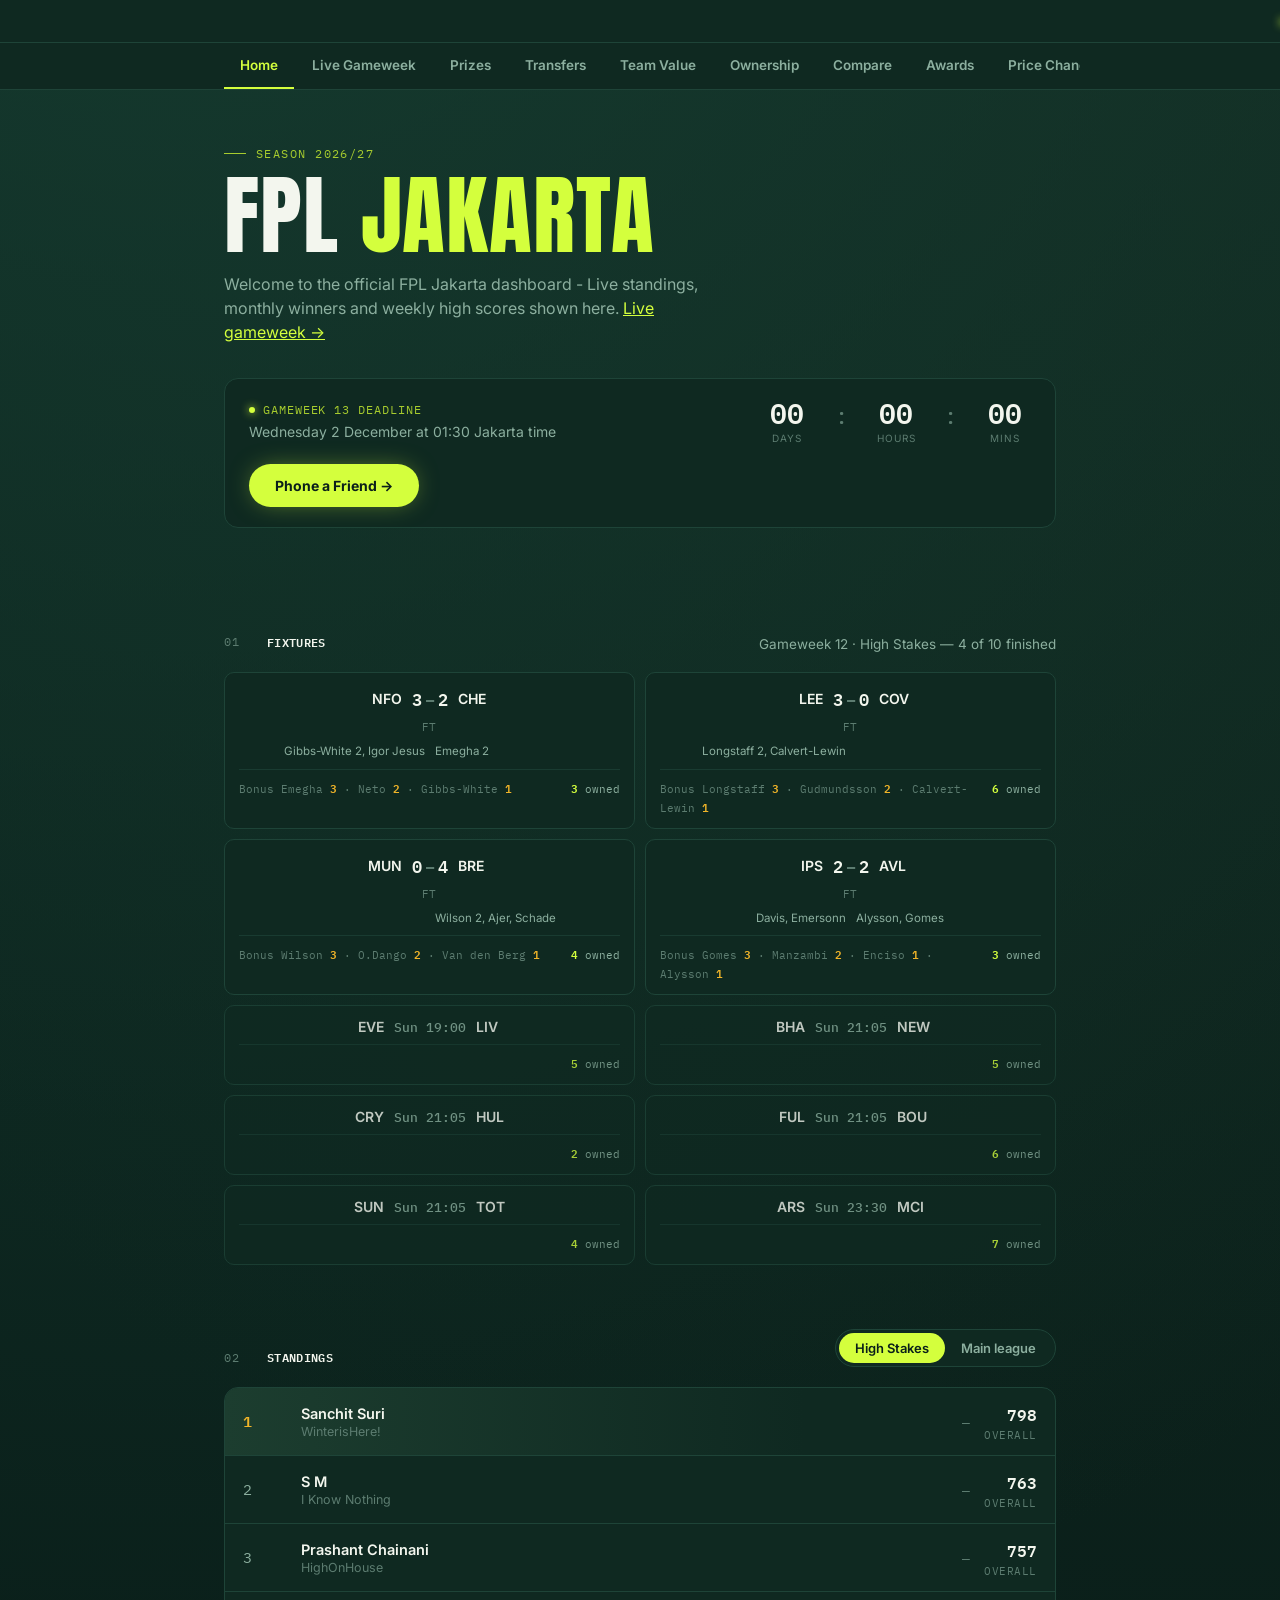
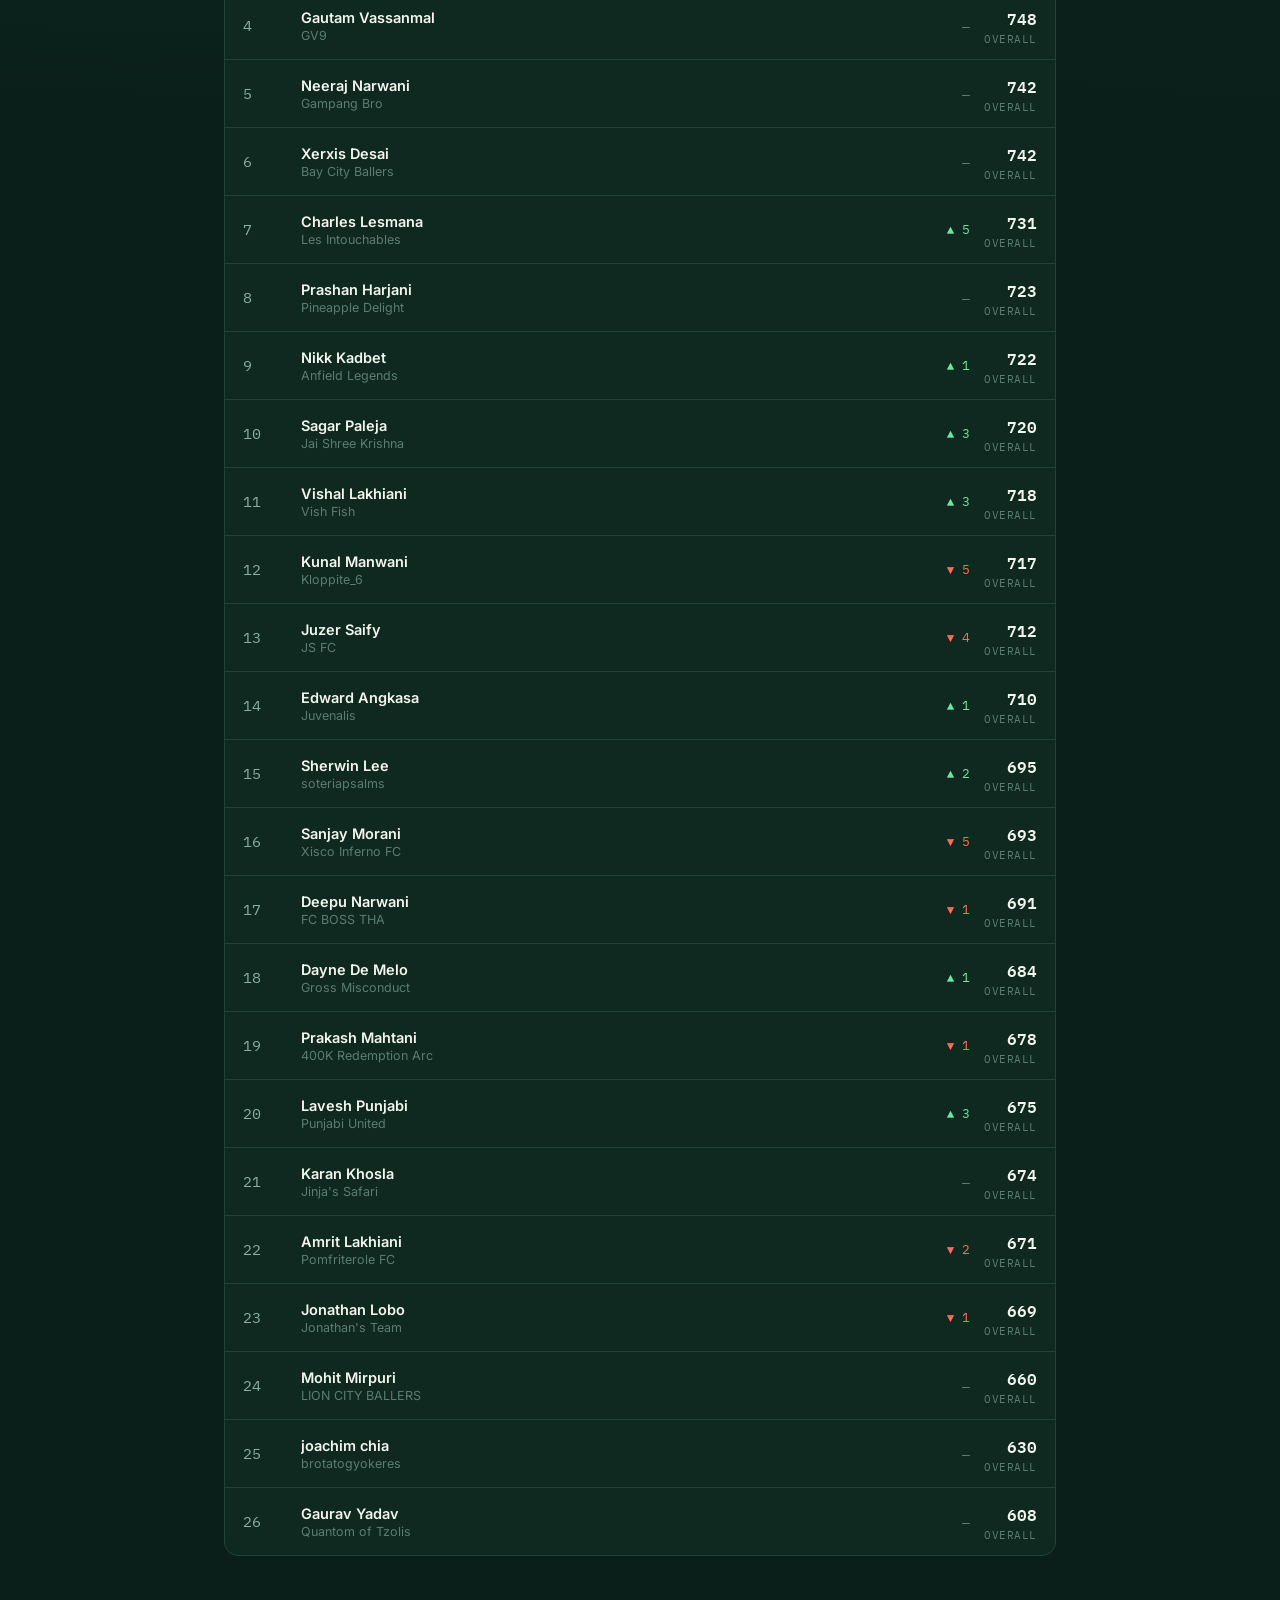
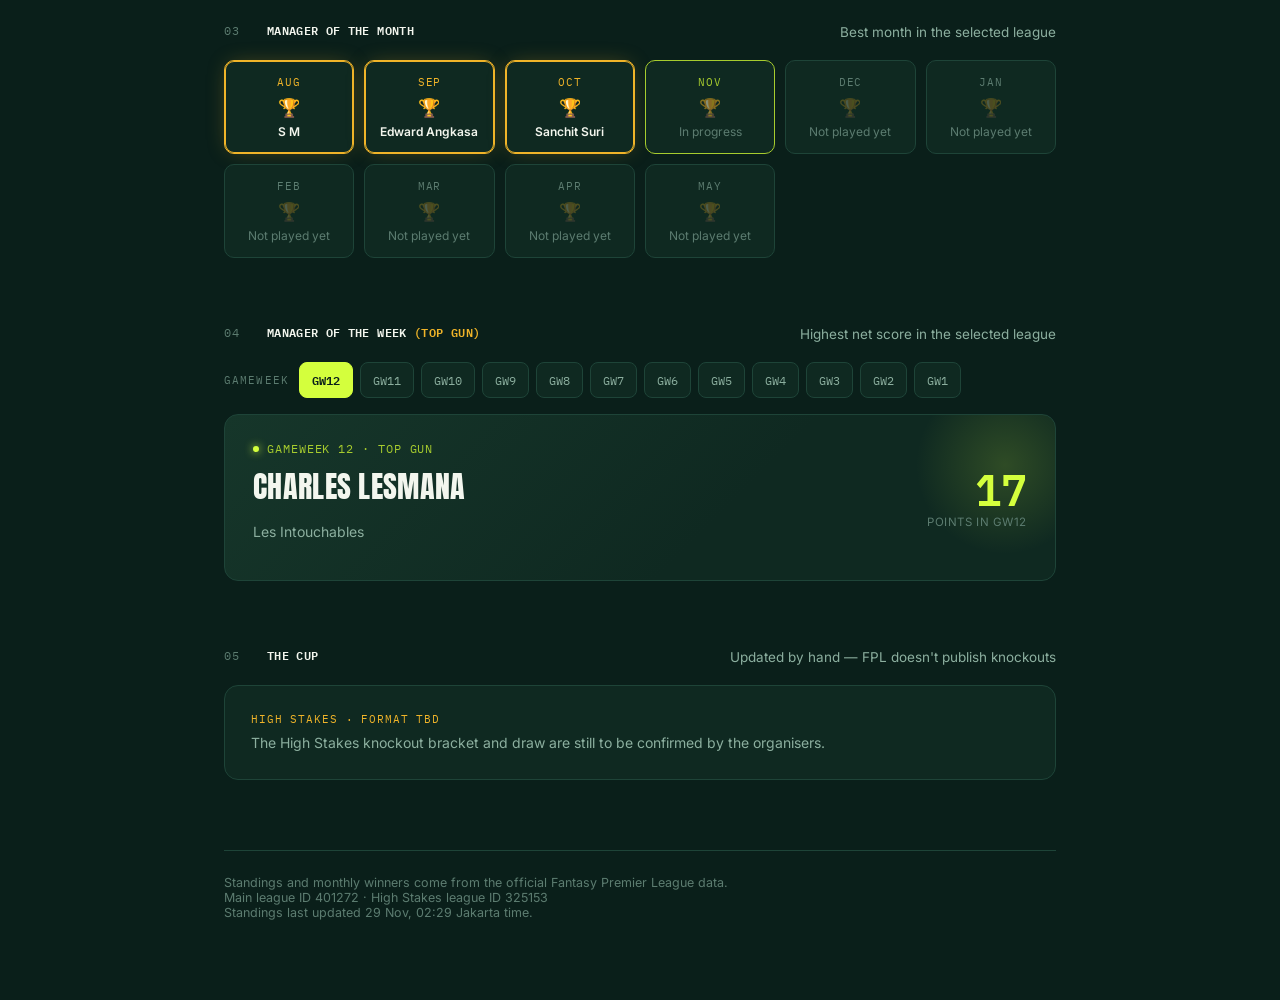
<file: index.html>
<!DOCTYPE html>
<html lang="en">
<head>
<meta charset="UTF-8">
<title>FPL Jakarta</title>
<link rel="canonical" href="https://fpljakarta.qd.je/">
<meta name="viewport" content="width=device-width, initial-scale=1.0">
<link rel="preconnect" href="https://fonts.googleapis.com">
<link href="https://fonts.googleapis.com/css2?family=Anton&family=Inter:wght@400;500;600;700;800&family=IBM+Plex+Mono:wght@400;500;600&display=swap" rel="stylesheet">
<style>
  :root{
    --bg: #0a1f1a;
    --bg-elevated: #0f2921;
    --line: #1e4438;
    --floodlight: #f3f6ee;
    --muted: #8caf9f;
    --muted-dim: #5c7c70;
    --lime: #d4ff3d;
    --lime-dim: #a7cc2e;
    --up: #6ee7a0;
    --down: #ff6b5b;
    --gold: #f0b429;
    --radius: 14px;
  }

  *{box-sizing:border-box;}
  body{
    margin:0;
    background:
      radial-gradient(circle at 15% -10%, #163d31 0%, transparent 45%),
      radial-gradient(circle at 100% 0%, #12281f 0%, transparent 40%),
      var(--bg);
    color: var(--floodlight);
    font-family: 'Inter', sans-serif;
    padding: 0 0 80px;
  }

  .wrap{ max-width: 880px; margin: 0 auto; padding: 0 24px; }

  /* ---------- live ticker ---------- */
  .ticker{
    border-bottom: 1px solid var(--line);
    background: var(--bg-elevated);
    overflow: hidden;
    white-space: nowrap;
    padding: 9px 0;
  }
  .ticker-track{
    display: inline-flex;
    gap: 40px;
    animation: scroll 26s linear infinite; /* duration overridden per render, see renderTicker() */
    padding-left: 100%;
  }
  @keyframes scroll{ to{ transform: translateX(-100%); } }
  .ticker-item{ font-family:'IBM Plex Mono', monospace; font-size: 12.5px; color: var(--muted); display:inline-flex; align-items:center; gap:8px;}
  .live-dot{ width:6px; height:6px; border-radius:50%; background: var(--lime); box-shadow: 0 0 8px var(--lime); animation: pulse 1.4s ease-in-out infinite; flex-shrink:0;}
  @keyframes pulse{ 0%,100%{opacity:1;} 50%{opacity:.35;} }
  .ticker-item b{ color: var(--floodlight); font-weight:600; }
  .up-txt{ color: var(--up); } .down-txt{ color: var(--down); } .flat{ color: var(--muted-dim); }

  /* ---------- nav tabs ---------- */
  .nav{ border-bottom: 1px solid var(--line); background: var(--bg-elevated); }
  .nav-inner{
    max-width: 880px; margin: 0 auto; padding: 0 24px;
    display: flex; gap: 2px; overflow-x: auto; scrollbar-width: none;
  }
  .nav-inner::-webkit-scrollbar{ display: none; }
  .nav-inner a{
    font-family:'Inter'; font-weight: 600; font-size: 13.5px;
    color: var(--muted); text-decoration: none; white-space: nowrap;
    padding: 14px 16px; border-bottom: 2px solid transparent;
    transition: color .15s ease, border-color .15s ease;
  }
  .nav-inner a:hover{ color: var(--floodlight); }
  .nav-inner a.active{ color: var(--lime); border-bottom-color: var(--lime); }
  .nav-inner a .ext{ font-size: 10px; opacity: .55; margin-left: 3px; }

  /* ---------- header ---------- */
  header{ padding: 56px 0 40px; }
  .eyebrow{
    font-family:'IBM Plex Mono', monospace;
    font-size: 12px; letter-spacing: .12em; text-transform: uppercase;
    color: var(--lime-dim); margin: 0 0 14px;
    display:flex; align-items:center; gap:10px;
  }
  .eyebrow::before{ content:''; width: 22px; height: 1px; background: var(--lime-dim); }
  h1{
    font-family:'Anton', sans-serif;
    font-weight:400;
    font-size: clamp(48px, 9vw, 88px);
    line-height: .92;
    letter-spacing: .01em;
    margin: 0 0 16px;
    text-transform: uppercase;
  }
  h1 span{ color: var(--lime); }
  header p.lede{ color: var(--muted); font-size: 16px; max-width: 480px; line-height:1.5; margin:0; }

  /* ---------- countdown ---------- */
  .countdown{
    margin-top: 34px;
    background: var(--bg-elevated);
    border: 1px solid var(--line);
    border-radius: var(--radius);
    padding: 20px 24px;
    display:flex; align-items:center; justify-content:space-between; gap:20px; flex-wrap:wrap;
  }
  .countdown-left .gw-tag{
    font-family:'IBM Plex Mono', monospace; font-size:11.5px; letter-spacing:.08em; text-transform:uppercase;
    color: var(--lime-dim); margin-bottom:6px; display:flex; align-items:center; gap:8px;
  }
  .countdown-left .gw-date{ font-size:14px; color: var(--muted); }
  .countdown-mid{ display:flex; gap: 22px; }
  .cd-unit{ text-align:center; min-width:52px; }
  .cd-unit .num{ font-family:'IBM Plex Mono', monospace; font-weight:600; font-size:28px; color: var(--floodlight); line-height:1; }
  .cd-unit .lab{ font-size:10px; letter-spacing:.1em; text-transform:uppercase; color: var(--muted-dim); margin-top:5px; }
  .cd-sep{ font-family:'IBM Plex Mono', monospace; font-size:22px; color: var(--muted-dim); align-self:flex-start; margin-top:2px; }
  .signup-btn{
    font-family:'Inter'; font-weight:700; font-size:14px; color: #0a1f1a;
    background: var(--lime); border:none; border-radius:999px; padding:13px 26px;
    text-decoration:none; white-space:nowrap; transition: filter .15s ease, transform .15s ease;
    box-shadow: 0 0 24px -6px rgba(212,255,61,.5);
  }
  .signup-btn:hover{ filter: brightness(1.08); transform: translateY(-1px); }
  @media (max-width:560px){
    .countdown{ flex-direction:column; align-items:stretch; }
    .countdown-mid{ justify-content:center; }
    .signup-btn{ text-align:center; }
  }

  /* ---------- section shell ---------- */
  section{ margin-top: 64px; }
  .section-head{ display:flex; justify-content:space-between; align-items:flex-end; margin-bottom:20px; gap: 16px; flex-wrap:wrap;}
  .section-label{
    font-family:'IBM Plex Mono', monospace;
    font-size: 12px; letter-spacing:.1em; text-transform:uppercase; color: var(--muted-dim);
    display:flex; align-items:center; gap: 10px;
  }
  .section-label b{ color: var(--floodlight); font-weight:600; letter-spacing:.03em; }
  .section-note{ color: var(--muted); font-size: 13.5px; }

  .toggle{ display:inline-flex; background: var(--bg-elevated); border:1px solid var(--line); border-radius:999px; padding:3px; }
  .toggle button{
    font-family:'Inter'; font-weight:600; font-size:13px; color: var(--muted);
    background:none; border:none; padding:7px 16px; border-radius:999px; cursor:pointer;
  }
  .toggle button.active{ background: var(--lime); color:#0a1f1a; }

  /* ---------- fixtures ---------- */
  .fixtures{ display:grid; grid-template-columns: repeat(2, 1fr); gap:10px; }
  @media (max-width:720px){ .fixtures{ grid-template-columns: 1fr; } }
  .fx{
    background: var(--bg-elevated); border:1px solid var(--line);
    border-radius:10px; padding:12px 14px;
  }
  /* A match being played is the one worth looking at, so it is the one lit. */
  .fx.live{ border-color: var(--lime-dim); }
  .fx.pending{ opacity:.78; }

  .fx-head{ display:grid; grid-template-columns: 1fr auto 1fr; align-items:center; gap:10px; }
  .fx-team{ font-weight:600; font-size:14px; white-space:nowrap; overflow:hidden; text-overflow:ellipsis; }
  .fx-team.h{ text-align:right; }
  .fx-score{
    font-family:'IBM Plex Mono', monospace; font-weight:600; font-size:17px;
    white-space:nowrap; color: var(--floodlight);
  }
  .fx-score .dash{ color: var(--muted-dim); margin:0 3px; }
  .fx-score.kickoff{ font-size:12.5px; font-weight:500; color: var(--muted); }

  .fx-when{
    display:flex; align-items:center; justify-content:center; gap:6px; margin-top:7px;
    font-family:'IBM Plex Mono', monospace; font-size:10.5px;
    letter-spacing:.08em; text-transform:uppercase; color: var(--muted-dim);
  }
  .fx-when .live-dot{ width:5px; height:5px; }
  .fx-when b{ color: var(--lime-dim); font-weight:600; }

  .fx-scorers{
    display:grid; grid-template-columns: 1fr 1fr; gap:10px; margin-top:9px;
    font-size:11.5px; color: var(--muted); line-height:1.45;
  }
  .fx-scorers .h{ text-align:right; }
  .fx-scorers .og{ color: var(--muted-dim); font-style:italic; }

  .fx-foot{
    display:flex; justify-content:space-between; align-items:baseline; gap:10px;
    margin-top:9px; padding-top:8px; border-top:1px solid rgba(30,68,56,.7);
    font-family:'IBM Plex Mono', monospace; font-size:10.5px;
  }
  .fx-bonus{ color: var(--muted-dim); }
  .fx-bonus b{ color: var(--gold); font-weight:600; }
  .fx-owned{ color: var(--muted); white-space:nowrap; }
  .fx-owned b{ color: var(--lime); font-weight:600; }

  /* ---------- standings table ---------- */
  .table-card{ background: var(--bg-elevated); border:1px solid var(--line); border-radius: var(--radius); overflow:hidden; }
  .empty-card{
    background: var(--bg-elevated); border:1px solid var(--line); border-radius: var(--radius);
    padding: 40px 24px; text-align:center;
  }
  .empty-card .t{ font-weight:600; font-size:15px; margin-bottom:6px; }
  .empty-card .s{ color: var(--muted); font-size:13.5px; }
  .row{
    display:grid; grid-template-columns: 44px 1fr auto auto;
    align-items:center; gap: 14px; padding: 13px 18px;
    border-bottom: 1px solid var(--line);
  }
  .row:last-child{ border-bottom:none; }
  .row.top{ background: linear-gradient(90deg, #1c3d2f 0%, transparent 70%); }
  .rank{ font-family:'IBM Plex Mono', monospace; font-size:15px; color: var(--muted); }
  .rank.gold{ color: var(--gold); font-weight:600; }
  .manager{ display:flex; flex-direction:column; gap:2px; min-width:0; }
  .manager .name{ font-weight:600; font-size:14.5px; color: var(--floodlight); white-space:nowrap; overflow:hidden; text-overflow:ellipsis; }
  .manager .team{ font-size:12.5px; color: var(--muted-dim); white-space:nowrap; overflow:hidden; text-overflow:ellipsis; }
  .delta{ font-family:'IBM Plex Mono', monospace; font-size:12.5px; display:flex; align-items:center; gap:3px; justify-content:flex-end; width:44px; }
  .delta.up{ color: var(--up); } .delta.down{ color: var(--down); } .delta.flat{ color: var(--muted-dim); }
  .pts{ font-family:'IBM Plex Mono', monospace; font-weight:600; font-size:16px; color: var(--floodlight); text-align:right; min-width: 48px; }
  .pts small{ display:block; font-weight:400; font-size:10.5px; color: var(--muted-dim); text-align:right; letter-spacing:.05em;}

  /* ---------- MOTM trophy strip ---------- */
  .motm-grid{ display:grid; grid-template-columns: repeat(6,1fr); gap:10px; }
  @media (max-width:640px){ .motm-grid{ grid-template-columns: repeat(3,1fr);} }
  .motm-card{
    background: var(--bg-elevated); border:1px solid var(--line); border-radius:10px;
    padding: 14px 12px; text-align:center; position:relative;
  }
  .motm-card.won{ border-color: var(--gold); box-shadow: 0 0 0 1px var(--gold) inset, 0 0 22px -6px rgba(240,180,41,.35); }
  /* Being played: still in the running, so it is lit but not gold. */
  .motm-card.live{ border-color: var(--lime-dim); }
  .motm-card.live .motm-month{ color: var(--lime-dim); }
  .motm-card.live .motm-trophy{ opacity:.5; }
  .motm-card.live .motm-name{ color: var(--muted); }
  .motm-month{ font-family:'IBM Plex Mono', monospace; font-size:10.5px; letter-spacing:.08em; text-transform:uppercase; color: var(--muted-dim); margin-bottom:8px;}
  .motm-card.won .motm-month{ color: var(--gold); }
  .motm-trophy{ font-size:18px; margin-bottom:6px; opacity:.25; }
  .motm-card.won .motm-trophy{ opacity:1; }
  .motm-name{ font-size:12px; font-weight:600; color: var(--floodlight); }
  .motm-card:not(.won) .motm-name{ color: var(--muted-dim); font-weight:400; }

  /* ---------- MOTW spotlight ---------- */
  .spotlight{
    background: linear-gradient(135deg, #16362a 0%, var(--bg-elevated) 60%);
    border:1px solid var(--line); border-radius: var(--radius);
    padding: 26px 28px; display:flex; align-items:center; justify-content:space-between; gap:20px; flex-wrap:wrap;
    position:relative; overflow:hidden;
  }
  .spotlight::after{
    content:''; position:absolute; right:-40px; top:-40px; width:180px; height:180px;
    background: radial-gradient(circle, rgba(212,255,61,.16), transparent 70%);
  }
  .spotlight-left .gw-label{ font-family:'IBM Plex Mono', monospace; font-size:11.5px; color: var(--lime-dim); letter-spacing:.08em; text-transform:uppercase; margin-bottom:8px; display:flex; align-items:center; gap:8px;}
  .spotlight-left .name{ font-family:'Anton'; font-size: 30px; text-transform:uppercase; margin:0 0 4px; letter-spacing:.01em;}
  .spotlight-left .team{ color: var(--muted); font-size:14px; }
  /* A shared week stacks each winner under the last. */
  .spotlight-left .team + .name{ margin-top:14px; }
  .spotlight-right{ text-align:right; z-index:1; }
  .spotlight-right .score{ font-family:'IBM Plex Mono', monospace; font-weight:600; font-size:44px; color: var(--lime); line-height:1;}
  .spotlight-right .score-label{ font-size:11.5px; color: var(--muted-dim); letter-spacing:.05em; text-transform:uppercase; margin-top:4px;}
  .past-weeks{ display:flex; gap:8px; margin-top:12px; overflow-x:auto; padding-bottom:4px;}
  .week-chip{ flex-shrink:0; font-family:'IBM Plex Mono', monospace; font-size:11.5px; color: var(--muted); background: var(--bg-elevated); border:1px solid var(--line); border-radius:8px; padding:7px 11px; white-space:nowrap;}
  .week-chip b{ color: var(--floodlight); }

  /* The gameweek picker, matching the one on the awards page so the two
     read as the same control rather than two different ones. */
  .gw-picker{ display:flex; align-items:center; gap:10px; flex-wrap:wrap; margin-bottom:16px; }
  .gw-picker .lab{ font-family:'IBM Plex Mono', monospace; font-size:11px; letter-spacing:.1em; text-transform:uppercase; color: var(--muted-dim); }
  .chips{ display:flex; gap:7px; flex-wrap:wrap; }
  .chip{
    font-family:'IBM Plex Mono', monospace; font-size:12px; color: var(--muted);
    background: var(--bg-elevated); border:1px solid var(--line); border-radius:8px;
    padding:7px 12px; cursor:pointer; white-space:nowrap;
    transition: color .15s ease, border-color .15s ease;
  }
  .chip:hover{ color: var(--floodlight); }
  .chip.active{ color:#0a1f1a; background: var(--lime); border-color: var(--lime); font-weight:600; }

  /* ---------- cup ---------- */
  .cup-card{
    background: var(--bg-elevated); border:1px solid var(--line); border-radius: var(--radius);
    padding: 26px; display:flex; align-items:center; gap: 26px; flex-wrap:wrap;
  }
  .cup-text .tag{ font-family:'IBM Plex Mono', monospace; font-size:11px; color: var(--gold); letter-spacing:.08em; text-transform:uppercase; margin-bottom:6px; }
  .cup-text p{ margin:0; color: var(--muted); font-size:14px; line-height:1.5;}

  footer{ margin-top:70px; padding-top:24px; border-top:1px solid var(--line); color: var(--muted-dim); font-size:12.5px; }
</style>
</head>
<body>

  <div class="ticker">
    <div class="ticker-track" id="ticker-track"></div>
  </div>

  <nav class="nav">
    <div class="nav-inner">
      <a href="index.html" class="active">Home</a>
      <a href="live.html">Live Gameweek</a>
      <a href="prizes.html">Prizes</a>
      <a href="transfers.html">Transfers</a>
      <a href="teamvalue.html">Team Value</a>
      <a href="ownership.html">Ownership</a>
      <a href="compare.html">Compare</a>
      <a href="awards.html">Awards</a>
      <a href="prices.html">Price Changes</a>
      <a href="https://fantasy.premierleague.com/en/the-scout" target="_blank" rel="noopener">The Scout<span class="ext">↗</span></a>
      <a href="taproom22.html">Taproom 22</a>
      <a href="milospadel.html">Milo's Padel</a>
    </div>
  </nav>

  <div class="wrap">
    <header>
      <p class="eyebrow" id="season-tag">Season 2026/27</p>
      <h1>FPL <span>Jakarta</span></h1>
      <p class="lede">Welcome to the official FPL Jakarta dashboard - Live standings, monthly winners and weekly high scores shown here. <a href="live.html" style="color:var(--lime);">Live gameweek &rarr;</a></p>

      <div class="countdown">
        <div class="countdown-left">
          <div class="gw-tag"><span class="live-dot"></span> <span id="deadline-gw">Gameweek 1</span> deadline</div>
          <div class="gw-date" id="deadline-date">Saturday 22 August, 00:30 Jakarta time</div>
        </div>
        <div class="countdown-mid">
          <div class="cd-unit"><div class="num" id="cd-days">—</div><div class="lab">Days</div></div>
          <div class="cd-sep">:</div>
          <div class="cd-unit"><div class="num" id="cd-hours">—</div><div class="lab">Hours</div></div>
          <div class="cd-sep">:</div>
          <div class="cd-unit"><div class="num" id="cd-mins">—</div><div class="lab">Mins</div></div>
        </div>
        <a class="signup-btn" href="https://chat.whatsapp.com/8wUdErViyQ3JnYnmHLPCU6?mode=gi_t" target="_blank" rel="noopener">Phone a Friend →</a>
      </div>
    </header>

    <!-- FIXTURES -->
    <section>
      <div class="section-head">
        <div class="section-label">01 &nbsp;<b>Fixtures</b></div>
        <div class="section-note" id="fixtures-note"></div>
      </div>
      <div id="fixtures-mount"></div>
    </section>

    <!-- STANDINGS -->
    <section>
      <div class="section-head">
        <div class="section-label">02 &nbsp;<b>Standings</b></div>
        <div class="toggle" id="league-toggle">
          <button data-league="high_stakes" class="active">High Stakes</button>
          <button data-league="main">Main league</button>
        </div>
      </div>
      <div id="standings-mount"></div>
    </section>

    <!-- MOTM -->
    <section>
      <div class="section-head">
        <div class="section-label">03 &nbsp;<b>Manager of the month</b></div>
        <div class="section-note">Best month in the selected league</div>
      </div>
      <div class="motm-grid" id="motm-mount"></div>
    </section>

    <!-- MOTW -->
    <section>
      <div class="section-head">
        <div class="section-label">04 &nbsp;<b>Manager of the week <span style="color:var(--gold);">(Top Gun)</span></b></div>
        <div class="section-note">Highest net score in the selected league</div>
      </div>
      <div class="gw-picker">
        <span class="lab">Gameweek</span>
        <div class="chips" id="motw-chips"></div>
      </div>
      <div id="motw-mount"></div>
    </section>

    <!-- CUP -->
    <section>
      <div class="section-head">
        <div class="section-label">05 &nbsp;<b>The cup</b></div>
        <div class="section-note">Updated by hand — FPL doesn't publish knockouts</div>
      </div>
      <div id="cup-mount"></div>
    </section>

    <footer id="footer-note">
      Standings and monthly winners come from the official Fantasy Premier League data.<br>
      Main league ID 401272 · High Stakes league ID 325153
    </footer>
  </div>

<script>
const FALLBACK_DEADLINE = "2026-08-21T17:30:00Z"; // 22 Aug 00:30 Jakarta time
// Ticker scroll speed in pixels per second. The strip's length changes with
// the number of managers, so the animation duration is derived from its width
// rather than fixed, keeping the pace identical in both leagues.
const TICKER_PX_PER_SEC = 90;
const MONTH_ORDER = ["August","September","October","November","December","January","February","March","April","May"];

let state = {
  data: null,
  live: null,
  activeLeague: "high_stakes",
  // Which gameweek the Manager of the Week section is showing. Null until the
  // first render, which picks the most recent week played.
  motwGw: null,
};

// A deployed copy of this page is only as fresh as the host's last build, but
// the data files are refreshed in the repo every few minutes. So ask GitHub for
// the repo copy as well as the deployed one and keep whichever was generated
// later. If GitHub is unreachable the deployed copy is still used, and if the
// deploy is stale the repo copy carries the page.
const REPO_DATA = 'https://raw.githubusercontent.com/fpljakarta/fpl-jakarta-dashboard/main/';

async function grabJson(url, timeoutMs){
  const stop = new AbortController();
  const timer = setTimeout(() => stop.abort(), timeoutMs || 8000);
  try{
    const res = await fetch(url, { cache: 'no-store', signal: stop.signal });
    if(!res.ok) throw new Error('HTTP ' + res.status);
    return await res.json();
  } finally {
    clearTimeout(timer);
  }
}

async function loadJson(name){
  const [local, remote] = await Promise.all([
    grabJson(name).catch(() => null),
    // Never let a slow or blocked GitHub hold up the page: the deployed copy
    // is good enough if the repo copy does not answer quickly.
    grabJson(REPO_DATA + name, 5000).catch(() => null),
  ]);
  if(!local) return remote;
  if(!remote) return local;
  return (remote.generated_at || '') > (local.generated_at || '') ? remote : local;
}

async function loadData(){
  // live.json carries the fixtures, and is republished every few minutes while
  // a match is on; data.json is hourly. Fetching them together keeps the page
  // to one round of waiting.
  const [data, live] = await Promise.all([loadJson('data.json'), loadJson('live.json')]);
  if(!data) console.error('Could not load data.json');
  state.data = data;
  state.live = live;
  renderAll();

  // The countdown owns a ticking interval, so it is started once and not
  // restarted by later refreshes.
  if(!state.countdownStarted){
    state.countdownStarted = true;
    startCountdown();
  }
}

function renderAll(){
  renderFixtures();
  renderTicker();
  renderStandings();
  renderMotm();
  renderMotw();
  renderCup();
  renderFooter();
}

// Every section that follows the High Stakes / Main league toggle.
function renderLeagueSections(){
  renderFixtures();
  renderTicker();
  renderStandings();
  renderMotm();
  renderMotw();
  renderCup();
}

// The month and week winners used to be one list covering the main league
// only. They are now keyed by league. Accept either shape so that a data.json
// written by the old script cannot blank the page.
function forActiveLeague(block){
  if(!block) return [];
  return Array.isArray(block) ? block : (block[state.activeLeague] || []);
}

function activeLeagueName(){
  return state.data?.leagues?.[state.activeLeague]?.name
      || (state.activeLeague === 'high_stakes' ? 'High Stakes' : 'Main league');
}

function renderFixtures(){
  const mount = document.getElementById('fixtures-mount');
  const note = document.getElementById('fixtures-note');
  const live = state.live;
  const list = live?.fixture_list || [];

  if(!list.length){
    mount.innerHTML = `<div class="empty-card">
      <div class="t">No fixtures to show</div>
      <div class="s">Scores appear here the next time the live data refreshes, which
        happens within a few minutes.</div>
    </div>`;
    note.textContent = '';
    return;
  }

  const played = list.filter(f => f.over).length;
  const onNow = list.filter(f => f.started && !f.over).length;
  // The owned counts follow the High Stakes / Main league switch, which sits
  // below this block, so the league is named here rather than left to guess.
  const leagueName = live.leagues?.[state.activeLeague]?.name || '';
  note.textContent = (live.gw_name || ('Gameweek ' + live.gameweek))
    + (leagueName ? ' · ' + leagueName : '') + ' — ' + (
      onNow ? `${onNow} being played, ${played} of ${list.length} finished`
            : `${played} of ${list.length} finished`);

  mount.innerHTML = '<div class="fixtures">' + list.map(fixtureCard).join('') + '</div>';
}

function fixtureCard(f){
  const inPlay = f.started && !f.over;
  const cls = inPlay ? 'live' : (f.started ? '' : 'pending');

  // Before kick-off the score slot carries the time instead, in Jakarta time
  // like every other clock on the site.
  const score = f.started
    ? `<div class="fx-score">${f.home_score ?? 0}<span class="dash">–</span>${f.away_score ?? 0}</div>`
    : `<div class="fx-score kickoff">${escapeHtml(kickoffLabel(f.kickoff))}</div>`;

  const when = f.started
    ? `<div class="fx-when">${inPlay ? '<span class="live-dot"></span><b>' + escapeHtml(f.status || '') + '</b>' : escapeHtml(f.status || '')}</div>`
    : '';

  const names = side => (f.scorers?.[side] || []).map(g =>
    `<span class="${g.og ? 'og' : ''}">${escapeHtml(g.name)}${g.goals > 1 ? ' ' + g.goals : ''}${g.og ? ' (og)' : ''}</span>`
  ).join(', ');

  const scorers = (f.scorers?.home?.length || f.scorers?.away?.length)
    ? `<div class="fx-scorers"><div class="h">${names('home')}</div><div>${names('away')}</div></div>`
    : '';

  const bonus = (f.bonus || []).length
    ? `<span class="fx-bonus">Bonus ${f.bonus.map(b =>
        `${escapeHtml(b.name)} <b>${b.points}</b>`).join(' · ')}</span>`
    : '<span class="fx-bonus"></span>';

  const owned = `<span class="fx-owned"><b>${ownedCount(f)}</b> owned</span>`;

  return `<div class="fx ${cls}">
    <div class="fx-head">
      <div class="fx-team h">${escapeHtml(f.home)}</div>
      ${score}
      <div class="fx-team">${escapeHtml(f.away)}</div>
    </div>
    ${when}
    ${scorers}
    <div class="fx-foot">${bonus}${owned}</div>
  </div>`;
}

/* How many of this league's picks are in the match. Older data carried a
   single combined number rather than one per league, so that is still read
   rather than rendered as nothing. */
function ownedCount(f){
  if(f.owned && typeof f.owned === 'object') return f.owned[state.activeLeague] ?? 0;
  return f.owned ?? 0;
}

function kickoffLabel(iso){
  if(!iso) return 'TBC';
  return new Date(iso).toLocaleString('en-GB', {
    timeZone: 'Asia/Jakarta', weekday: 'short', hour: '2-digit', minute: '2-digit',
  });
}

function renderTicker(){
  const track = document.getElementById('ticker-track');
  const brand = '<span class="ticker-item"><span class="live-dot"></span> FPL Jakarta</span>';
  const league = state.data?.standings?.[state.activeLeague] || [];

  if(!league.length){
    const fallback = brand + '<span class="ticker-item">Standings update every hour</span>';
    track.innerHTML = fallback + fallback;
    paceTicker(track);
    return;
  }

  const items = [...league].sort((a, b) => a.rank - b.rank).map(r => {
    let move = '<span class="flat">\u2014</span>';
    if(r.last_rank && r.last_rank > 0){
      const diff = r.last_rank - r.rank;
      if(diff > 0) move = `<span class="up-txt">\u25b2${diff}</span>`;
      else if(diff < 0) move = `<span class="down-txt">\u25bc${Math.abs(diff)}</span>`;
    }
    return `<span class="ticker-item"><b>${escapeHtml(r.team)}</b> ${escapeHtml(r.manager)} ${move}</span>`;
  }).join('');

  // Duplicated: the CSS animation translates -100%, so one full run must be
  // followed by an identical run for the loop to be seamless.
  const run = brand + items;
  track.innerHTML = run + run;
  paceTicker(track);
}

// Match the animation length to how much content there is, so a long league
// and a short one scroll past at the same readable speed.
function paceTicker(track){
  const travel = track.scrollWidth;
  if(!travel) return;
  track.style.animationDuration = Math.round(travel / TICKER_PX_PER_SEC) + 's';
}

function renderStandings(){
  const mount = document.getElementById('standings-mount');
  const league = state.data?.standings?.[state.activeLeague] || [];

  if(!league.length){
    mount.innerHTML = `
      <div class="empty-card">
        <div class="t">No entries yet</div>
        <div class="s">Standings appear here once the season kicks off.</div>
      </div>`;
    return;
  }

  const rows = league.map((r, i) => {
    let deltaHtml = '<span class="delta flat">—</span>';
    if(r.last_rank && r.last_rank > 0){
      const diff = r.last_rank - r.rank;
      if(diff > 0) deltaHtml = `<span class="delta up">▲ ${diff}</span>`;
      else if(diff < 0) deltaHtml = `<span class="delta down">▼ ${Math.abs(diff)}</span>`;
    }
    return `
      <div class="row ${i === 0 ? 'top' : ''}">
        <div class="rank ${i === 0 ? 'gold' : ''}">${r.rank}</div>
        <div class="manager"><span class="name">${escapeHtml(r.manager)}</span><span class="team">${escapeHtml(r.team)}</span></div>
        ${deltaHtml}
        <div class="pts">${r.total}<small>OVERALL</small></div>
      </div>`;
  }).join('');

  mount.innerHTML = `<div class="table-card">${rows}</div>`;
}

/* Everyone sharing an award. Data written before ties were kept carries only
   the single manager, so fall back to that. */
function winnersOf(a){
  if(Array.isArray(a?.winners)) return a.winners;
  return a?.manager ? [{ manager:a.manager, team:a.team }] : [];
}

function renderMotm(){
  const mount = document.getElementById('motm-mount');
  const data = forActiveLeague(state.data?.motm);
  const byMonth = Object.fromEntries(data.map(m => [m.month, m]));

  mount.innerHTML = MONTH_ORDER.map(month => {
    const m = byMonth[month];
    const won = winnersOf(m).length > 0;
    // A month being played has no winner yet, but it is not the same as one
    // that has not started — the trophy is still up for grabs, not absent.
    // A tied month names everyone in the tie, one to a line.
    const label = won ? winnersOf(m).map(w => escapeHtml(w.manager)).join('<br>')
                : (m && m.started) ? 'In progress'
                : 'Not played yet';
    return `
      <div class="motm-card ${won ? 'won' : ''} ${!won && m && m.started ? 'live' : ''}">
        <div class="motm-month">${month.slice(0,3)}</div>
        <div class="motm-trophy">🏆</div>
        <div class="motm-name">${label}</div>
      </div>`;
  }).join('');
}

/*
  Manager of the Week is the same award the awards page calls Top Gun: the
  highest score in the league once a hit is taken off. Both are worked out from
  that one rule -- this from each manager's settled history, Top Gun from the
  live gameweek -- so a finished week reads the same on either page, and only a
  week still being played can differ, with the live figure the more current of
  the two.

  Every week played gets a chip, newest first, exactly as on the awards page.
*/
function renderMotw(){
  const mount = document.getElementById('motw-mount');
  const chips = document.getElementById('motw-chips');
  const weeks = forActiveLeague(state.data?.motw);

  if(!weeks.length){
    chips.innerHTML = '';
    mount.innerHTML = `
      <div class="empty-card">
        <div class="t">No gameweeks played yet</div>
        <div class="s">The weekly high score appears here once GW1 finishes.</div>
      </div>`;
    return;
  }

  // Switching league can land on a week that league has not played, so fall
  // back to its most recent one rather than showing nothing.
  const byGw = Object.fromEntries(weeks.map(w => [w.gw, w]));
  if(state.motwGw === null || !byGw[state.motwGw]){
    state.motwGw = weeks[weeks.length - 1].gw;
  }
  const week = byGw[state.motwGw];

  chips.innerHTML = weeks.slice().reverse().map(w =>
    `<button class="chip ${w.gw === state.motwGw ? 'active' : ''}" data-gw="${w.gw}">GW${w.gw}</button>`
  ).join('');

  const latest = state.motwGw === weeks[weeks.length - 1].gw;
  const winners = winnersOf(week);
  const shared = winners.length > 1;

  mount.innerHTML = `
    <div class="spotlight">
      <div class="spotlight-left">
        <div class="gw-label">${latest ? '<span class="live-dot"></span> ' : ''}Gameweek ${week.gw} &middot; Top Gun${shared ? ' &middot; shared' : ''}</div>
        ${winners.map(w => `
        <p class="name">${escapeHtml(w.manager)}</p>
        <p class="team">${escapeHtml(w.team)}</p>`).join('')}
      </div>
      <div class="spotlight-right">
        <div class="score">${week.points}</div>
        <div class="score-label">points in GW${week.gw}</div>
      </div>
    </div>
  `;
}

function renderCup(){
  // FPL publishes no knockout data, so this is a placeholder until the
  // organisers confirm a format. It still follows the toggle so the page is
  // consistent about which league you are looking at.
  const name = activeLeagueName();
  document.getElementById('cup-mount').innerHTML = `
    <div class="cup-card">
      <div class="cup-text">
        <div class="tag">${escapeHtml(name)} &middot; format TBD</div>
        <p>The ${escapeHtml(name)} knockout bracket and draw are still to be confirmed by the organisers.</p>
      </div>
    </div>`;
}

function renderFooter(){
  const el = document.getElementById('footer-note');
  const genAt = state.data?.generated_at;
  if(!genAt) return;
  const dt = new Date(genAt);
  const formatted = dt.toLocaleString('en-GB', { timeZone: 'Asia/Jakarta', day: 'numeric', month: 'short', hour: '2-digit', minute: '2-digit' });
  el.innerHTML += `<br>Standings last updated ${formatted} Jakarta time.`;
}

function startCountdown(){
  const iso = state.data?.next_deadline || FALLBACK_DEADLINE;
  const gw = state.data?.next_gameweek || 1;
  const target = new Date(iso);

  document.getElementById('deadline-gw').textContent = `Gameweek ${gw}`;
  document.getElementById('deadline-date').textContent =
    target.toLocaleString('en-GB', { timeZone: 'Asia/Jakarta', weekday: 'long', day: 'numeric', month: 'long', hour: '2-digit', minute: '2-digit' }) + ' Jakarta time';

  function tick(){
    const diff = target.getTime() - Date.now();
    const d = Math.max(0, Math.floor(diff / (1000*60*60*24)));
    const h = Math.max(0, Math.floor((diff / (1000*60*60)) % 24));
    const m = Math.max(0, Math.floor((diff / (1000*60)) % 60));
    document.getElementById('cd-days').textContent = String(d).padStart(2,'0');
    document.getElementById('cd-hours').textContent = String(h).padStart(2,'0');
    document.getElementById('cd-mins').textContent = String(m).padStart(2,'0');
  }
  tick();
  setInterval(tick, 30000);
}

function escapeHtml(str){
  return String(str ?? '').replace(/[&<>"']/g, c => ({'&':'&amp;','<':'&lt;','>':'&gt;','"':'&quot;',"'":'&#39;'}[c]));
}

document.getElementById('league-toggle').addEventListener('click', (e) => {
  const btn = e.target.closest('button[data-league]');
  if(!btn) return;
  state.activeLeague = btn.dataset.league;
  document.querySelectorAll('#league-toggle button').forEach(b => b.classList.toggle('active', b === btn));
  renderLeagueSections();
});

document.getElementById('motw-chips').addEventListener('click', (e) => {
  const btn = e.target.closest('button[data-gw]');
  if(!btn) return;
  state.motwGw = Number(btn.dataset.gw);
  renderMotw();
});

loadData();
// Scores move during a match, so the page refetches rather than sitting on
// whatever it loaded when it was opened.
setInterval(loadData, 120000);
</script>
</body>
</html>
</file>
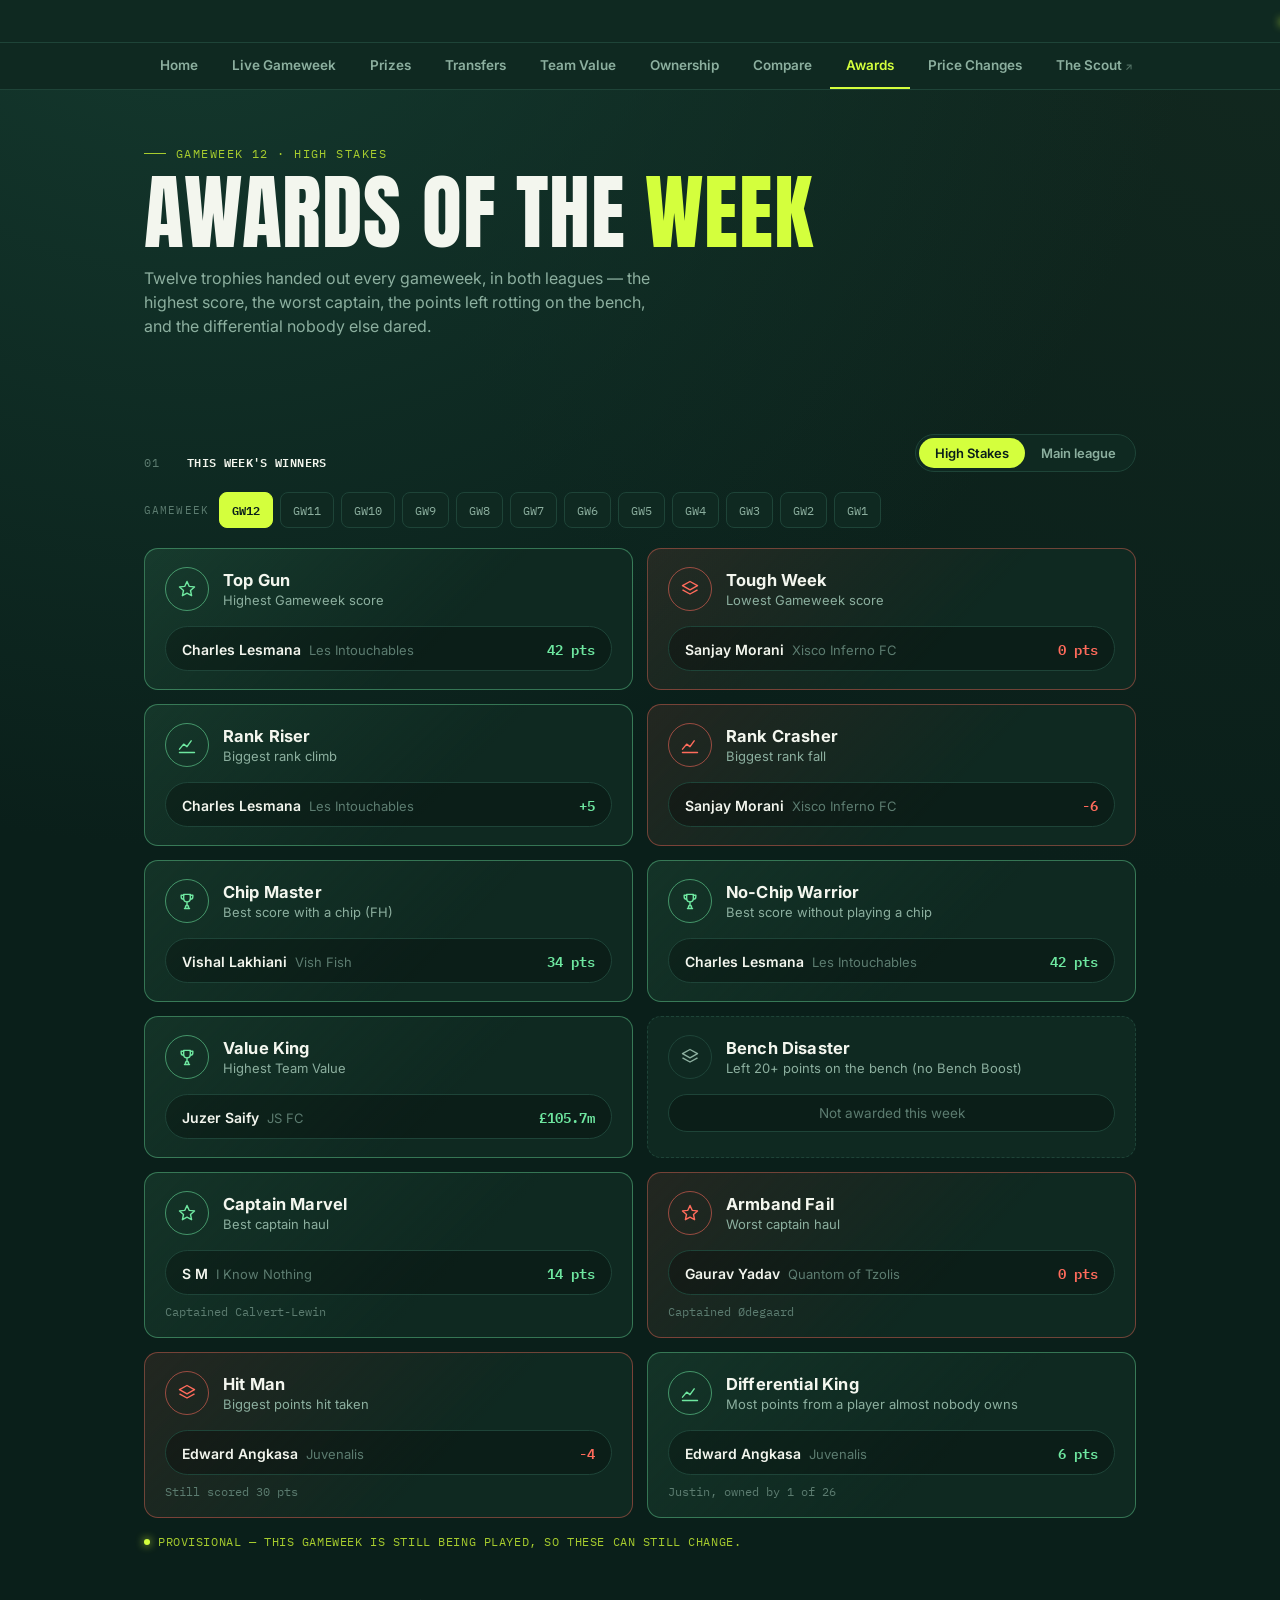
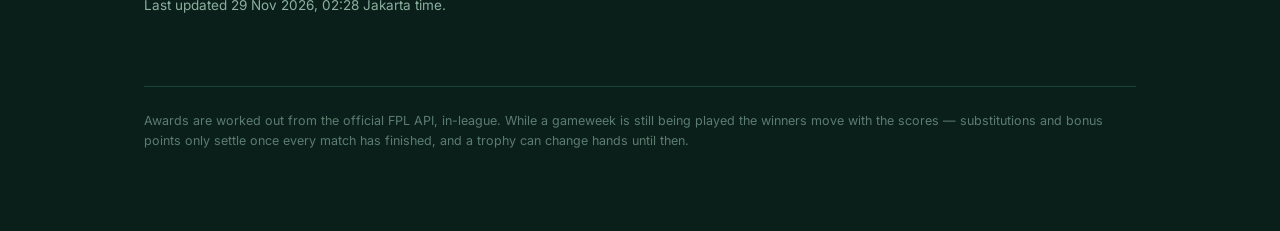
<file: awards.html>
<!DOCTYPE html>
<html lang="en">
<head>
<meta charset="UTF-8">
<title>FPL Jakarta — Awards of the Week</title>
<link rel="canonical" href="https://fpljakarta.qd.je/awards.html">
<meta name="viewport" content="width=device-width, initial-scale=1.0">
<link rel="preconnect" href="https://fonts.googleapis.com">
<link href="https://fonts.googleapis.com/css2?family=Anton&family=Inter:wght@400;500;600;700;800&family=IBM+Plex+Mono:wght@400;500;600&display=swap" rel="stylesheet">
<link rel="stylesheet" href="assets/site.css">
<style>
  .awards-grid{ display:grid; grid-template-columns: repeat(2, 1fr); gap:14px; }
  @media (max-width: 720px){ .awards-grid{ grid-template-columns: 1fr; } }

  .award{
    border:1px solid var(--line); border-radius: var(--radius);
    padding: 18px 20px; position:relative; overflow:hidden;
    background: var(--bg-elevated);
  }
  /* Good news leans lime, bad news leans red, and the wash sits behind the
     text rather than tinting it. */
  .award.good{
    border-color: rgba(110,231,160,.4);
    background: linear-gradient(135deg, rgba(110,231,160,.10) 0%, var(--bg-elevated) 62%);
  }
  .award.bad{
    border-color: rgba(255,107,91,.4);
    background: linear-gradient(135deg, rgba(255,107,91,.10) 0%, var(--bg-elevated) 62%);
  }
  .award.unwon{ border-style: dashed; border-color: var(--line); background: var(--bg-elevated); }

  .award-top{ display:flex; align-items:center; gap:14px; }
  .award-icon{
    width:44px; height:44px; border-radius:50%; flex-shrink:0;
    display:flex; align-items:center; justify-content:center;
    border:1.5px solid var(--line); color: var(--muted);
  }
  .award.good .award-icon{ border-color: rgba(110,231,160,.55); color: var(--up); }
  .award.bad  .award-icon{ border-color: rgba(255,107,91,.55); color: var(--down); }
  .award-icon svg{ width:20px; height:20px; }

  .award-title{ font-weight:700; font-size:16.5px; letter-spacing:.01em; }
  .award-sub{ color: var(--muted); font-size:13px; margin-top:2px; line-height:1.35; }

  .award-winner{
    margin-top:15px; background: rgba(0,0,0,.28); border:1px solid var(--line);
    border-radius:999px; padding:10px 16px;
    display:flex; align-items:baseline; gap:8px; flex-wrap:wrap;
  }
  .award-winner .who{ font-weight:600; font-size:14px; }
  .award-winner .team{ color: var(--muted-dim); font-size:13px; }
  .award-winner .val{
    font-family:'IBM Plex Mono', monospace; font-weight:600; font-size:14px;
    margin-left:auto; white-space:nowrap;
  }
  .award.good .award-winner .val{ color: var(--up); }
  .award.bad  .award-winner .val{ color: var(--down); }
  .award-note{
    margin-top:9px; color: var(--muted-dim); font-size:12px;
    font-family:'IBM Plex Mono', monospace;
  }
  .award.unwon .award-winner{ color: var(--muted-dim); font-size:13.5px; justify-content:center; }
  /* A shared trophy stacks one pill per winner, each with its own note. */
  .award-winner + .award-winner{ margin-top:8px; }
  .award-winner .note{ flex-basis:100%; color: var(--muted-dim); font-size:12px;
    font-family:'IBM Plex Mono', monospace; }
  .award-more{ margin-top:8px; }
  .award-more summary{
    cursor:pointer; list-style:none; padding:6px 16px; color: var(--muted);
    font-family:'IBM Plex Mono', monospace; font-size:12px;
  }
  .award-more summary::-webkit-details-marker{ display:none; }
  .award-more[open] summary{ margin-bottom:8px; }
  .award-shared{
    margin-top:12px; font-family:'IBM Plex Mono', monospace; font-size:10.5px;
    letter-spacing:.08em; text-transform:uppercase; color: var(--muted-dim);
  }

  .controls{ display:flex; justify-content:space-between; gap:16px; flex-wrap:wrap; align-items:center; }
  .gw-picker{ display:flex; align-items:center; gap:10px; flex-wrap:wrap; }
  .gw-picker .lab{
    font-family:'IBM Plex Mono', monospace; font-size:11px; letter-spacing:.1em;
    text-transform:uppercase; color: var(--muted-dim);
  }
  .provisional{
    display:inline-flex; align-items:center; gap:8px; margin-top:16px;
    font-family:'IBM Plex Mono', monospace; font-size:11.5px; color: var(--lime-dim);
    letter-spacing:.05em; text-transform:uppercase;
  }
</style>
</head>
<body>

  <div class="ticker">
    <div class="ticker-track" id="ticker-track"></div>
  </div>

  <nav class="nav">
    <div class="nav-inner">
      <a href="index.html">Home</a>
      <a href="live.html">Live Gameweek</a>
      <a href="prizes.html">Prizes</a>
      <a href="transfers.html">Transfers</a>
      <a href="teamvalue.html">Team Value</a>
      <a href="ownership.html">Ownership</a>
      <a href="compare.html">Compare</a>
      <a href="awards.html" class="active">Awards</a>
      <a href="prices.html">Price Changes</a>
      <a href="https://fantasy.premierleague.com/en/the-scout" target="_blank" rel="noopener">The Scout<span class="ext">↗</span></a>
      <a href="taproom22.html">Taproom 22</a>
      <a href="milospadel.html">Milo's Padel</a>
    </div>
  </nav>

  <div class="wrap wide">
    <header>
      <p class="eyebrow" id="gw-tag">Awards</p>
      <h1>Awards of the <span>Week</span></h1>
      <p class="lede">Twelve trophies handed out every gameweek, in both leagues &mdash;
        the highest score, the worst captain, the points left rotting on the bench,
        and the differential nobody else dared.</p>
    </header>

    <section>
      <div class="section-head">
        <div class="section-label">01 &nbsp;<b>This week's winners</b></div>
        <div class="toggle" id="league-toggle">
          <button data-league="high_stakes" class="active">High Stakes</button>
          <button data-league="main">Main league</button>
        </div>
      </div>

      <div class="controls" style="margin-bottom:20px;">
        <div class="gw-picker">
          <span class="lab">Gameweek</span>
          <div class="chips" id="gw-chips"></div>
        </div>
      </div>

      <div id="awards-mount"></div>
      <p class="provisional" id="provisional"></p>
    </section>

    <p class="section-note" id="stamp" style="margin-top:34px;"></p>

    <footer>
      Awards are worked out from the official FPL API, in-league. While a gameweek
      is still being played the winners move with the scores &mdash; substitutions and
      bonus points only settle once every match has finished, and a trophy can change
      hands until then.
    </footer>
  </div>

<script src="assets/site.js"></script>
<script>
let state = { data:null, league:'high_stakes', gw:null };

/* Outline glyphs in the same spirit as the rest of the site: one stroke
   weight, no fills, sized by the button around them. */
const ICONS = {
  star: '<svg viewBox="0 0 24 24" fill="none" stroke="currentColor" stroke-width="1.7" stroke-linejoin="round"><path d="M12 3l2.6 5.8 6.4.7-4.8 4.3 1.3 6.2L12 17l-5.5 3 1.3-6.2L3 9.5l6.4-.7z"/></svg>',
  layers: '<svg viewBox="0 0 24 24" fill="none" stroke="currentColor" stroke-width="1.7" stroke-linejoin="round"><path d="M12 3l9 5-9 5-9-5z"/><path d="M3 13l9 5 9-5"/></svg>',
  chart: '<svg viewBox="0 0 24 24" fill="none" stroke="currentColor" stroke-width="1.7" stroke-linecap="round" stroke-linejoin="round"><path d="M3 17l5-6 4 3 5-7"/><path d="M3 21h18"/></svg>',
  trophy: '<svg viewBox="0 0 24 24" fill="none" stroke="currentColor" stroke-width="1.7" stroke-linecap="round" stroke-linejoin="round"><path d="M8 4h8v5a4 4 0 01-8 0z"/><path d="M8 5H5v2a3 3 0 003 3M16 5h3v2a3 3 0 01-3 3"/><path d="M12 13v4M9 21h6M10 21c0-2 1-4 2-4s2 2 2 4"/></svg>',
};

async function load(){
  state.data = await loadJson('awards.json');
  if(!state.data){
    document.getElementById('awards-mount').innerHTML = `<div class="empty-card">
      <div class="t">No awards yet</div>
      <div class="s">Trophies appear once the first gameweek deadline has passed.</div>
    </div>`;
    return;
  }
  if(state.gw === null) state.gw = state.data.current_gw;
  render();
}

function weekKeys(){
  return Object.keys(state.data.gameweeks || {})
    .map(Number).sort((a,b) => b - a);
}

function render(){
  const d = state.data;
  const weeks = weekKeys();
  if(!weeks.includes(state.gw)) state.gw = weeks[0];

  document.getElementById('gw-chips').innerHTML = weeks.map(gw =>
    `<button class="chip ${gw === state.gw ? 'active' : ''}" data-gw="${gw}">GW${gw}</button>`
  ).join('');

  const week = d.gameweeks[String(state.gw)];
  const lg = week?.leagues?.[state.league];
  const cards = lg?.awards || [];

  document.getElementById('gw-tag').textContent =
    (week?.name || ('Gameweek ' + state.gw)) + ' · ' + (lg?.name || '');

  const prov = document.getElementById('provisional');
  if(week && !week.final){
    prov.innerHTML = '<span class="live-dot"></span> Provisional &mdash; '
      + 'this gameweek is still being played, so these can still change.';
  } else {
    prov.textContent = '';
  }

  document.getElementById('stamp').textContent = stampText(d.generated_at);
  awardsTicker(week, lg, cards);

  const mount = document.getElementById('awards-mount');
  if(!cards.length){
    mount.innerHTML = `<div class="empty-card">
      <div class="t">Nothing to award yet</div>
      <div class="s">Squads have not been picked for this gameweek.</div>
    </div>`;
    return;
  }

  mount.innerHTML = '<div class="awards-grid">' + cards.map(card).join('') + '</div>';
}

/* Who won what, so the trophies read without opening the page. */
function awardsTicker(week, lg, cards){
  const track = document.getElementById('ticker-track');
  const won = (cards || []).filter(c => c.manager);
  if(!won.length){
    renderTicker(track, 'FPL Jakarta — Awards of the Week',
      [tickerItem('Trophies appear once the gameweek is under way')]);
    return;
  }

  const head = [tickerItem(
    `<b>${esc(week?.name || '')}</b> · ${esc(lg?.name || '')}` +
    (week && !week.final ? ' · provisional' : ''))];

  const items = won.map(c => tickerItem(
    `<b>${esc(c.title)}</b> ${winnersOf(c).map(w => esc(w.manager)).join(' &amp; ')} ` +
    `<span class="${c.tone === 'bad' ? 'down-txt' : 'up-txt'}">${esc(c.value ?? '')}</span>`));

  renderTicker(track, 'FPL Jakarta — Awards of the Week', head.concat(items));
}

/* Everyone sharing an award. Weeks written before ties were kept carry
   only the single manager, so fall back to that. */
function winnersOf(a){
  if(Array.isArray(a.winners)) return a.winners;
  return a.manager ? [{ manager:a.manager, team:a.team, note:a.note }] : [];
}

function card(a){
  const winners = winnersOf(a);
  const won = winners.length > 0;
  const shared = winners.length > 1;
  const tone = won ? a.tone : 'unwon';
  // One manager keeps the note under the pill as before; in a tie each note
  // belongs to its own winner, so it goes inside their pill.
  const pill = w => `<div class="award-winner">
         <span class="who">${esc(w.manager)}</span>
         <span class="team">${esc(w.team)}</span>
         <span class="val">${esc(a.value ?? '')}</span>
         ${shared && w.note ? `<span class="note">${esc(w.note)}</span>` : ''}
       </div>`;
  // Half the league can share a captain haul, so a big tie shows the first
  // few and folds the rest away -- still every name, just not all at once.
  const SHOWN = 3;
  const folded = winners.length > SHOWN + 1 ? winners.slice(SHOWN) : [];
  const winner = won
    ? winners.slice(0, winners.length - folded.length).map(pill).join('')
      + (folded.length ? `<details class="award-more">
           <summary>+ ${folded.length} more tied</summary>
           ${folded.map(pill).join('')}
         </details>` : '')
    : `<div class="award-winner">Not awarded this week</div>`;
  const note = won && !shared ? winners[0].note : null;

  return `<div class="award ${tone}">
    <div class="award-top">
      <div class="award-icon">${ICONS[a.icon] || ICONS.trophy}</div>
      <div>
        <div class="award-title">${esc(a.title)}</div>
        <div class="award-sub">${esc(a.subtitle)}</div>
      </div>
    </div>
    ${shared ? `<div class="award-shared">Shared &middot; ${winners.length}-way tie</div>` : ''}
    ${winner}
    ${note ? `<div class="award-note">${esc(note)}</div>` : ''}
  </div>`;
}

wireLeagueToggle(document.getElementById('league-toggle'), league => {
  state.league = league;
  render();
});

document.getElementById('gw-chips').addEventListener('click', e => {
  const btn = e.target.closest('button');
  if(!btn) return;
  state.gw = Number(btn.dataset.gw);
  render();
});

load();
setInterval(load, 120000);
</script>
</body>
</html>
</file>
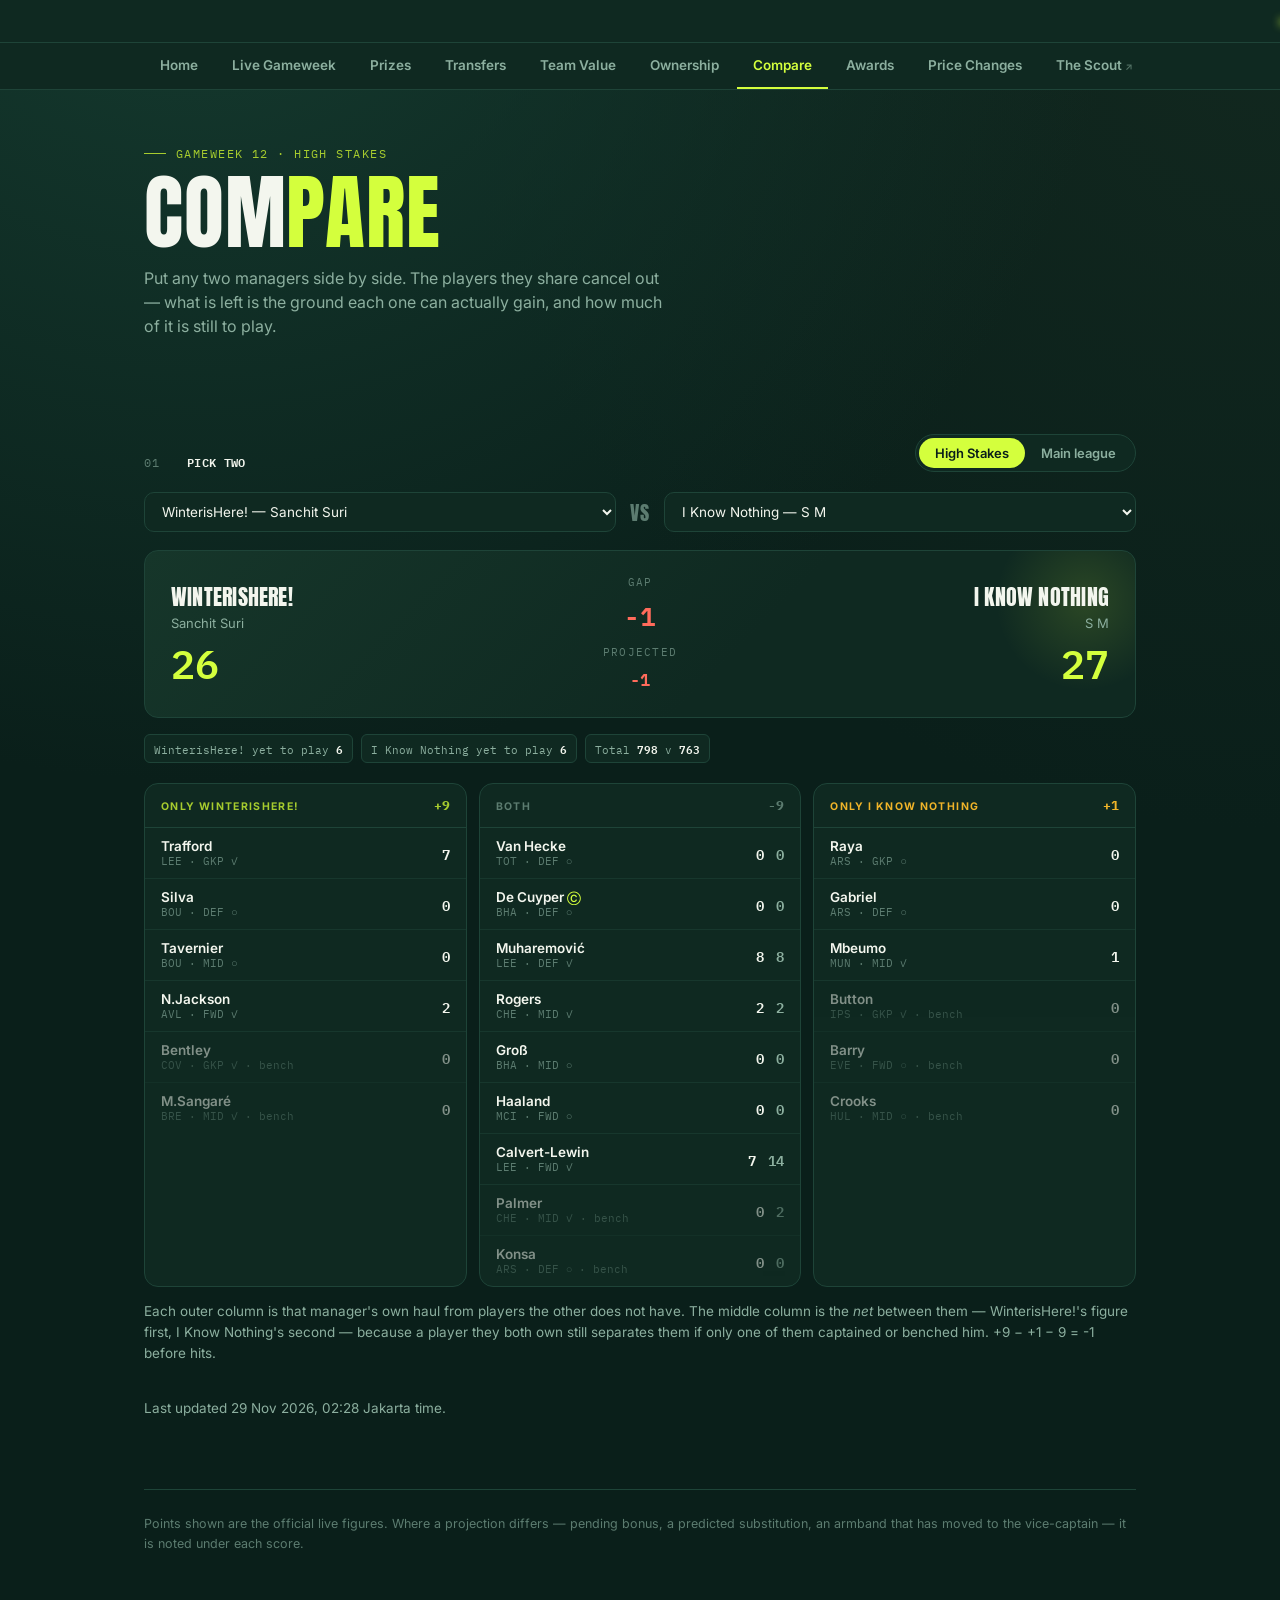
<file: compare.html>
<!DOCTYPE html>
<html lang="en">
<head>
<meta charset="UTF-8">
<title>FPL Jakarta — Compare Managers</title>
<link rel="canonical" href="https://fpljakarta.qd.je/compare.html">
<meta name="viewport" content="width=device-width, initial-scale=1.0">
<link rel="preconnect" href="https://fonts.googleapis.com">
<link href="https://fonts.googleapis.com/css2?family=Anton&family=Inter:wght@400;500;600;700;800&family=IBM+Plex+Mono:wght@400;500;600&display=swap" rel="stylesheet">
<link rel="stylesheet" href="assets/site.css">
<style>
  .pickers{ display:grid; grid-template-columns: 1fr auto 1fr; gap:14px; align-items:center; }
  @media (max-width:640px){ .pickers{ grid-template-columns:1fr; } .pickers .vs{ text-align:center; } }
  .vs{
    font-family:'Anton', sans-serif; font-size:20px; color: var(--muted-dim);
    text-transform:uppercase; letter-spacing:.04em;
  }

  .scoreline{
    margin-top:18px; background: linear-gradient(135deg, #16362a 0%, var(--bg-elevated) 60%);
    border:1px solid var(--line); border-radius: var(--radius); padding: 24px 26px;
    display:grid; grid-template-columns: 1fr auto 1fr; gap:18px; align-items:center;
    position:relative; overflow:hidden;
  }
  .scoreline::after{
    content:''; position:absolute; right:-40px; top:-40px; width:180px; height:180px;
    background: radial-gradient(circle, rgba(212,255,61,.14), transparent 70%);
  }
  .side{ min-width:0; z-index:1; }
  .side.right{ text-align:right; }
  .side .nm{
    font-family:'Anton', sans-serif; font-size:22px; text-transform:uppercase;
    letter-spacing:.01em; white-space:nowrap; overflow:hidden; text-overflow:ellipsis;
  }
  .side .mg{ color: var(--muted); font-size:13px; margin-top:2px; }
  .side .sc{
    font-family:'IBM Plex Mono', monospace; font-weight:600; font-size:40px;
    color: var(--lime); line-height:1; margin-top:12px;
  }
  .side .proj{
    font-family:'IBM Plex Mono', monospace; font-size:12px; color: var(--muted-dim); margin-top:6px;
  }
  .swing{ text-align:center; z-index:1; }
  .swing .lab{
    font-family:'IBM Plex Mono', monospace; font-size:10.5px; letter-spacing:.12em;
    text-transform:uppercase; color: var(--muted-dim); margin-bottom:6px;
  }
  .swing .val{ font-family:'IBM Plex Mono', monospace; font-weight:600; font-size:26px; }
  .swing .val.pos{ color: var(--up); } .swing .val.neg{ color: var(--down); }
  .swing .val.flat{ color: var(--muted-dim); }

  .cols{ display:grid; grid-template-columns: 1fr 1fr 1fr; gap:12px; margin-top:20px; }
  @media (max-width:820px){ .cols{ grid-template-columns:1fr; } }
  .col{
    background: var(--bg-elevated); border:1px solid var(--line);
    border-radius: var(--radius); overflow:hidden;
  }
  .col-head{
    padding:13px 16px; border-bottom:1px solid var(--line);
    font-size:10.5px; letter-spacing:.13em; text-transform:uppercase;
    color: var(--muted-dim); font-weight:700;
    display:flex; justify-content:space-between; align-items:baseline; gap:8px;
  }
  .col-head b{ font-family:'IBM Plex Mono', monospace; font-size:13px; letter-spacing:0; }
  .col.a .col-head{ color: var(--lime-dim); }
  .col.b .col-head{ color: var(--gold); }
  .col-row{
    display:grid; grid-template-columns: 1fr auto; gap:10px; align-items:center;
    padding:10px 16px; border-bottom:1px solid rgba(30,68,56,.55);
  }
  .col-row:last-child{ border-bottom:none; }
  .col-row .pn{ font-size:13.5px; font-weight:600; white-space:nowrap; overflow:hidden; text-overflow:ellipsis; }
  .col-row .pm{ font-size:11px; color:var(--muted-dim); font-family:'IBM Plex Mono', monospace; }
  .col-row .pv{ font-family:'IBM Plex Mono', monospace; font-size:14px; font-weight:600; }
  .col-row.bench{ opacity:.5; }
  .col-row .badge{ font-size:10px; color: var(--lime); }
  .col-empty{ padding:22px 16px; color: var(--muted-dim); font-size:13px; text-align:center; }

  .yet{ font-family:'IBM Plex Mono', monospace; font-size:11.5px; color:var(--muted-dim); }
  .metarow{ display:flex; flex-wrap:wrap; gap:8px; margin-top:16px; }
</style>
</head>
<body>

  <div class="ticker">
    <div class="ticker-track" id="ticker-track"></div>
  </div>

  <nav class="nav">
    <div class="nav-inner">
      <a href="index.html">Home</a>
      <a href="live.html">Live Gameweek</a>
      <a href="prizes.html">Prizes</a>
      <a href="transfers.html">Transfers</a>
      <a href="teamvalue.html">Team Value</a>
      <a href="ownership.html">Ownership</a>
      <a href="compare.html" class="active">Compare</a>
      <a href="awards.html">Awards</a>
      <a href="prices.html">Price Changes</a>
      <a href="https://fantasy.premierleague.com/en/the-scout" target="_blank" rel="noopener">The Scout<span class="ext">↗</span></a>
      <a href="taproom22.html">Taproom 22</a>
      <a href="milospadel.html">Milo's Padel</a>
    </div>
  </nav>

  <div class="wrap wide">
    <header>
      <p class="eyebrow" id="gw-tag">Head to head</p>
      <h1>Com<span>pare</span></h1>
      <p class="lede">Put any two managers side by side. The players they share cancel out
        &mdash; what is left is the ground each one can actually gain, and how much of it
        is still to play.</p>
    </header>

    <section>
      <div class="section-head">
        <div class="section-label">01 &nbsp;<b>Pick two</b></div>
        <div class="toggle" id="league-toggle">
          <button data-league="high_stakes" class="active">High Stakes</button>
          <button data-league="main">Main league</button>
        </div>
      </div>

      <div class="pickers">
        <select class="field" id="pick-a"></select>
        <span class="vs">vs</span>
        <select class="field" id="pick-b"></select>
      </div>

      <div id="compare-mount"></div>
    </section>

    <p class="section-note" id="stamp" style="margin-top:34px;"></p>

    <footer>
      Points shown are the official live figures. Where a projection differs &mdash;
      pending bonus, a predicted substitution, an armband that has moved to the
      vice-captain &mdash; it is noted under each score.
    </footer>
  </div>

<script src="assets/site.js"></script>
<script>
let state = { data:null, league:'high_stakes', a:null, b:null };

async function load(){
  state.data = await loadJson('live.json');
  render();
}

function managers(){
  return state.data?.leagues?.[state.league]?.managers || [];
}

function fillPickers(){
  const list = managers();
  const options = list.map(m =>
    `<option value="${m.entry}">${esc(m.team)} — ${esc(m.manager)}</option>`).join('');

  // Default to the top two, which is the comparison most people want first.
  if(!list.some(m => m.entry === state.a)) state.a = list[0]?.entry ?? null;
  if(!list.some(m => m.entry === state.b) || state.b === state.a){
    state.b = (list.find(m => m.entry !== state.a) || {}).entry ?? null;
  }

  const a = document.getElementById('pick-a');
  const b = document.getElementById('pick-b');
  a.innerHTML = options; b.innerHTML = options;
  a.value = state.a ?? ''; b.value = state.b ?? '';
}

function render(){
  const d = state.data;
  const mount = document.getElementById('compare-mount');

  document.getElementById('gw-tag').textContent =
    d ? ((d.gw_name || ('Gameweek ' + d.gameweek)) + ' · ' +
         (d.leagues?.[state.league]?.name || '')) : 'Head to head';
  document.getElementById('stamp').textContent = stampText(d?.generated_at);
  compareTicker();

  if(!managers().length){
    mount.innerHTML = `<div class="empty-card" style="margin-top:18px;">
      <div class="t">Nothing to compare yet</div>
      <div class="s">Squads appear here once the gameweek deadline passes.</div>
    </div>`;
    return;
  }

  fillPickers();
  const A = managers().find(m => m.entry === state.a);
  const B = managers().find(m => m.entry === state.b);
  if(!A || !B){ mount.innerHTML = ''; return; }

  mount.innerHTML = scoreline(A, B) + squads(A, B);
}

/* The tightest races in the league: whoever is within touching distance of
   the manager above them is exactly who this page is for. */
function compareTicker(){
  const track = document.getElementById('ticker-track');
  const list = [...managers()].sort((a, b) => b.total - a.total);
  if(list.length < 2){
    renderTicker(track, 'FPL Jakarta — Head to head',
      [tickerItem('Squads appear once the deadline passes')]);
    return;
  }

  const races = [];
  for(let i = 1; i < list.length; i++){
    races.push({ ahead: list[i - 1], behind: list[i], gap: list[i - 1].total - list[i].total });
  }
  races.sort((a, b) => a.gap - b.gap);

  const items = races.slice(0, 12).map(r => tickerItem(
    `<b>${esc(r.ahead.team)}</b> ${r.gap === 0 ? 'level with' : '+' + r.gap + ' on'} ` +
    `${esc(r.behind.team)}`));

  renderTicker(track, 'FPL Jakarta — Head to head', items);
}

/* What a pick is worth to its manager right now, armband included. */
function value(m, pick){
  const info = state.data.players?.[pick.id] || {};
  const mult = pick.id === m.captain ? (m.chip === '3xc' ? 3 : 2) : 1;
  return pick.benched ? 0 : (info.points || 0) * mult;
}

function scoreline(A, B){
  const gap = A.gw_points - B.gw_points;
  const projGap = (A.gw_projected ?? A.gw_points) - (B.gw_projected ?? B.gw_points);
  const tone = gap > 0 ? 'pos' : gap < 0 ? 'neg' : 'flat';

  const proj = m => {
    const bits = [];
    if(m.pending_bonus) bits.push(`+${m.pending_bonus} bonus`);
    if(m.sub_gain) bits.push(`${signed(m.sub_gain)} subs`);
    if(m.captain_changed) bits.push('armband moved');
    return bits.length ? `projected ${m.gw_projected} · ${bits.join(' · ')}` : '';
  };

  return `<div class="scoreline">
    <div class="side">
      <div class="nm">${esc(A.team)}</div>
      <div class="mg">${esc(A.manager)}</div>
      <div class="sc">${A.gw_points}</div>
      <div class="proj">${esc(proj(A))}</div>
    </div>
    <div class="swing">
      <div class="lab">Gap</div>
      <div class="val ${tone}">${signed(gap)}</div>
      <div class="lab" style="margin-top:10px;">Projected</div>
      <div class="val ${projGap > 0 ? 'pos' : projGap < 0 ? 'neg' : 'flat'}"
           style="font-size:17px;">${signed(projGap)}</div>
    </div>
    <div class="side right">
      <div class="nm">${esc(B.team)}</div>
      <div class="mg">${esc(B.manager)}</div>
      <div class="sc">${B.gw_points}</div>
      <div class="proj">${esc(proj(B))}</div>
    </div>
  </div>
  <div class="metarow">
    <span class="meta-pill">${esc(A.team)} yet to play <b>${A.yet_to_play}</b></span>
    <span class="meta-pill">${esc(B.team)} yet to play <b>${B.yet_to_play}</b></span>
    <span class="meta-pill">Total <b>${commas(A.total)}</b> v <b>${commas(B.total)}</b></span>
    ${A.chip ? `<span class="meta-pill">${esc(A.team)} <b>${esc(CHIP_LONG[A.chip] || A.chip)}</b></span>` : ''}
    ${B.chip ? `<span class="meta-pill">${esc(B.team)} <b>${esc(CHIP_LONG[B.chip] || B.chip)}</b></span>` : ''}
  </div>`;
}

function squads(A, B){
  const ofA = new Map(A.picks.map(p => [p.id, p]));
  const ofB = new Map(B.picks.map(p => [p.id, p]));

  const onlyA = A.picks.filter(p => !ofB.has(p.id));
  const onlyB = B.picks.filter(p => !ofA.has(p.id));
  const shared = A.picks.filter(p => ofB.has(p.id));

  // A shared player still swings the tie if only one of them captains or
  // benches him, so the middle column carries each side's figure.
  const sharedSwing = shared.reduce(
    (sum, p) => sum + value(A, p) - value(B, ofB.get(p.id)), 0);
  const swingA = onlyA.reduce((s, p) => s + value(A, p), 0);
  const swingB = onlyB.reduce((s, p) => s + value(B, p), 0);

  const row = (m, pick, other) => {
    const info = state.data.players?.[pick.id] || {};
    const mark = info.finished ? '✓' : (info.started ? '●' : '○');
    const cap = pick.id === m.captain ? ' <span class="badge">Ⓒ</span>' : '';
    const v = value(m, pick);
    const paired = other
      ? `<span class="pv" style="color:var(--muted)">${value(other.m, other.pick)}</span>` : '';
    return `<div class="col-row ${pick.benched ? 'bench' : ''}">
      <div style="min-width:0">
        <div class="pn">${esc(info.name || '—')}${cap}</div>
        <div class="pm">${esc(info.team || '')} · ${esc(info.pos || '')} ${mark}${
          pick.benched ? ' · bench' : ''}</div>
      </div>
      <div style="display:flex; gap:12px; align-items:baseline;">
        <span class="pv">${v}</span>${paired}
      </div>
    </div>`;
  };

  const column = (cls, title, total, picks, render) => `<div class="col ${cls}">
    <div class="col-head"><span>${title}</span><b>${signed(total)}</b></div>
    ${picks.length ? picks.map(render).join('')
      : '<div class="col-empty">Nothing here — identical picks.</div>'}
  </div>`;

  return `<div class="cols">
    ${column('a', `Only ${esc(A.team)}`, swingA,
      onlyA.sort((x, y) => x.slot - y.slot), p => row(A, p))}
    ${column('', 'Both', sharedSwing,
      shared.sort((x, y) => x.slot - y.slot),
      p => row(A, p, { m: B, pick: ofB.get(p.id) }))}
    ${column('b', `Only ${esc(B.team)}`, swingB,
      onlyB.sort((x, y) => x.slot - y.slot), p => row(B, p))}
  </div>
  <p class="section-note" style="margin-top:14px;">
    Each outer column is that manager's own haul from players the other does not
    have. The middle column is the <em>net</em> between them — ${esc(A.team)}'s
    figure first, ${esc(B.team)}'s second — because a player they both own still
    separates them if only one of them captained or benched him.
    ${signed(swingA)} − ${signed(swingB)} ${sharedSwing >= 0 ? '+' : '−'}
    ${Math.abs(sharedSwing)} = ${signed(swingA - swingB + sharedSwing)} before hits.
  </p>`;
}

wireLeagueToggle(document.getElementById('league-toggle'), league => {
  state.league = league;
  state.a = state.b = null;
  render();
});

document.getElementById('pick-a').addEventListener('change', e => {
  state.a = Number(e.target.value);
  if(state.a === state.b) state.b = (managers().find(m => m.entry !== state.a) || {}).entry;
  render();
});
document.getElementById('pick-b').addEventListener('change', e => {
  state.b = Number(e.target.value);
  if(state.a === state.b) state.a = (managers().find(m => m.entry !== state.b) || {}).entry;
  render();
});

load();
setInterval(load, 120000);
</script>
</body>
</html>
</file>
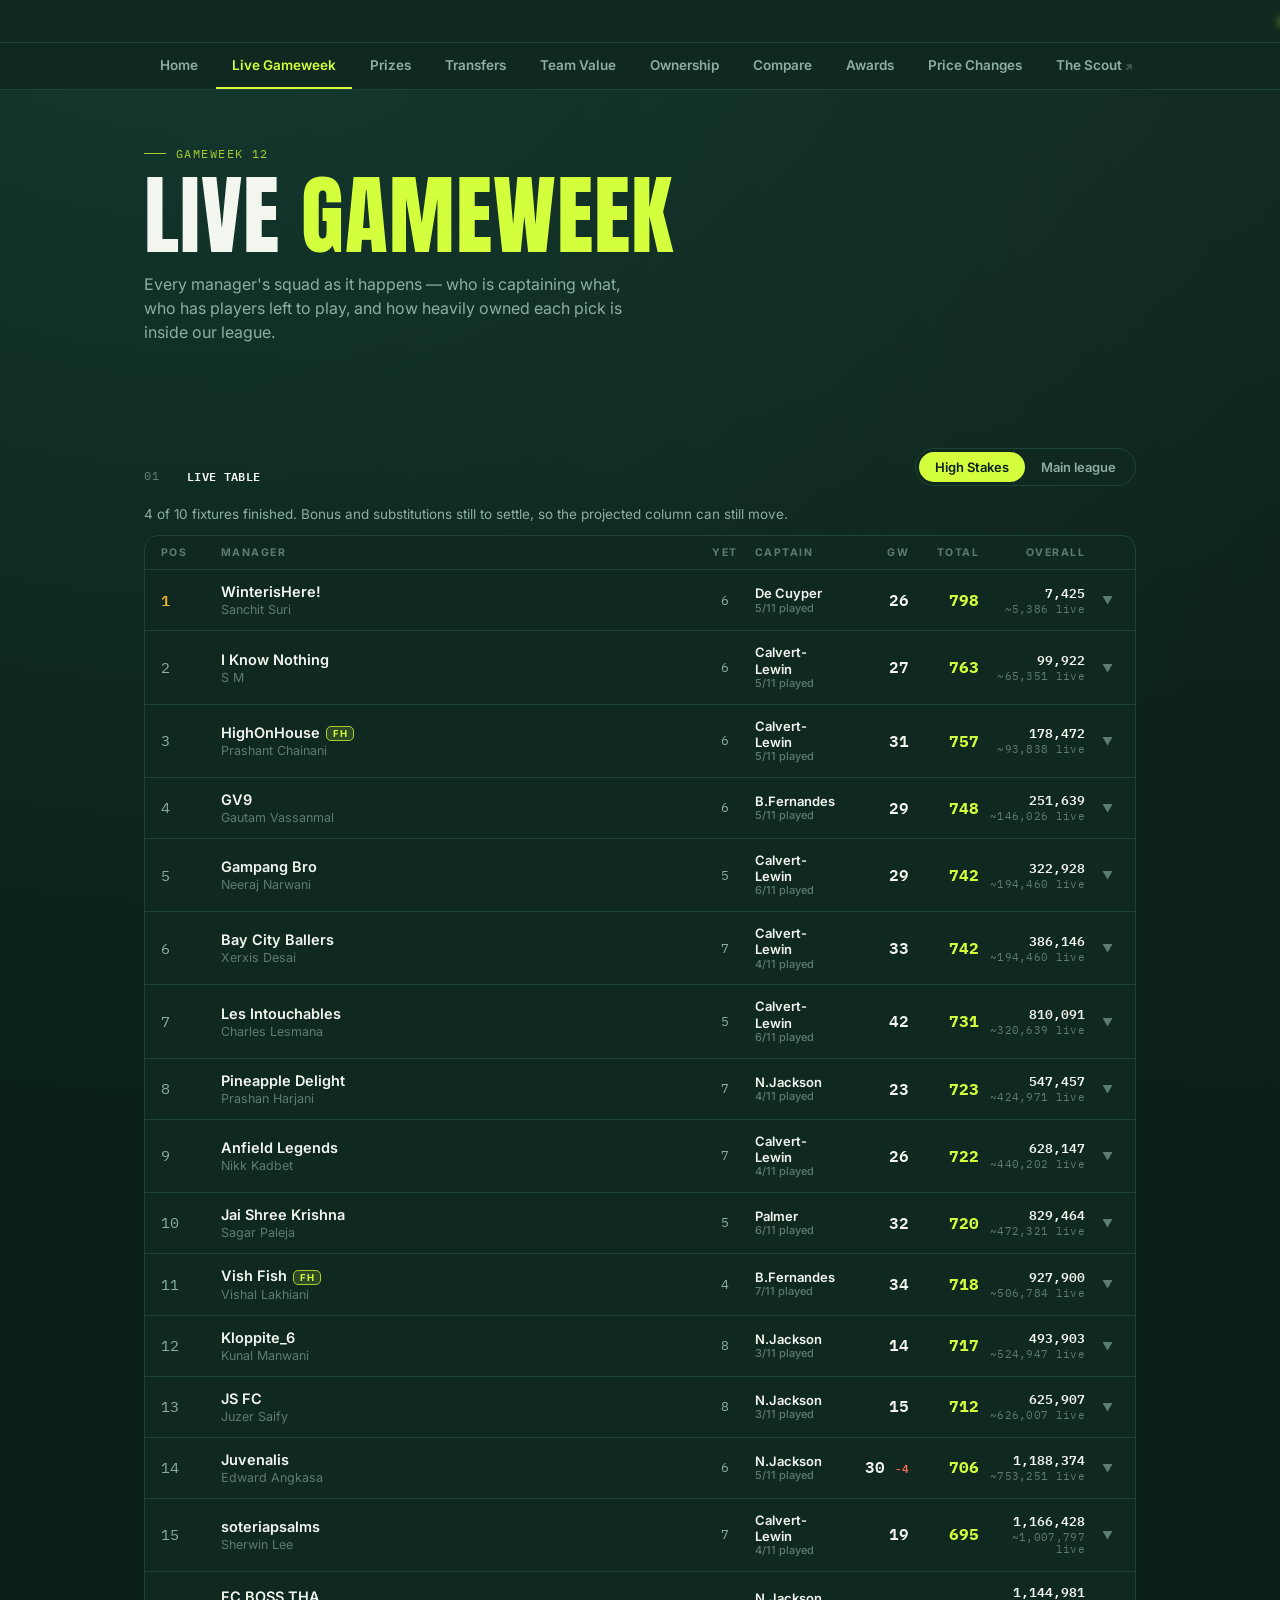
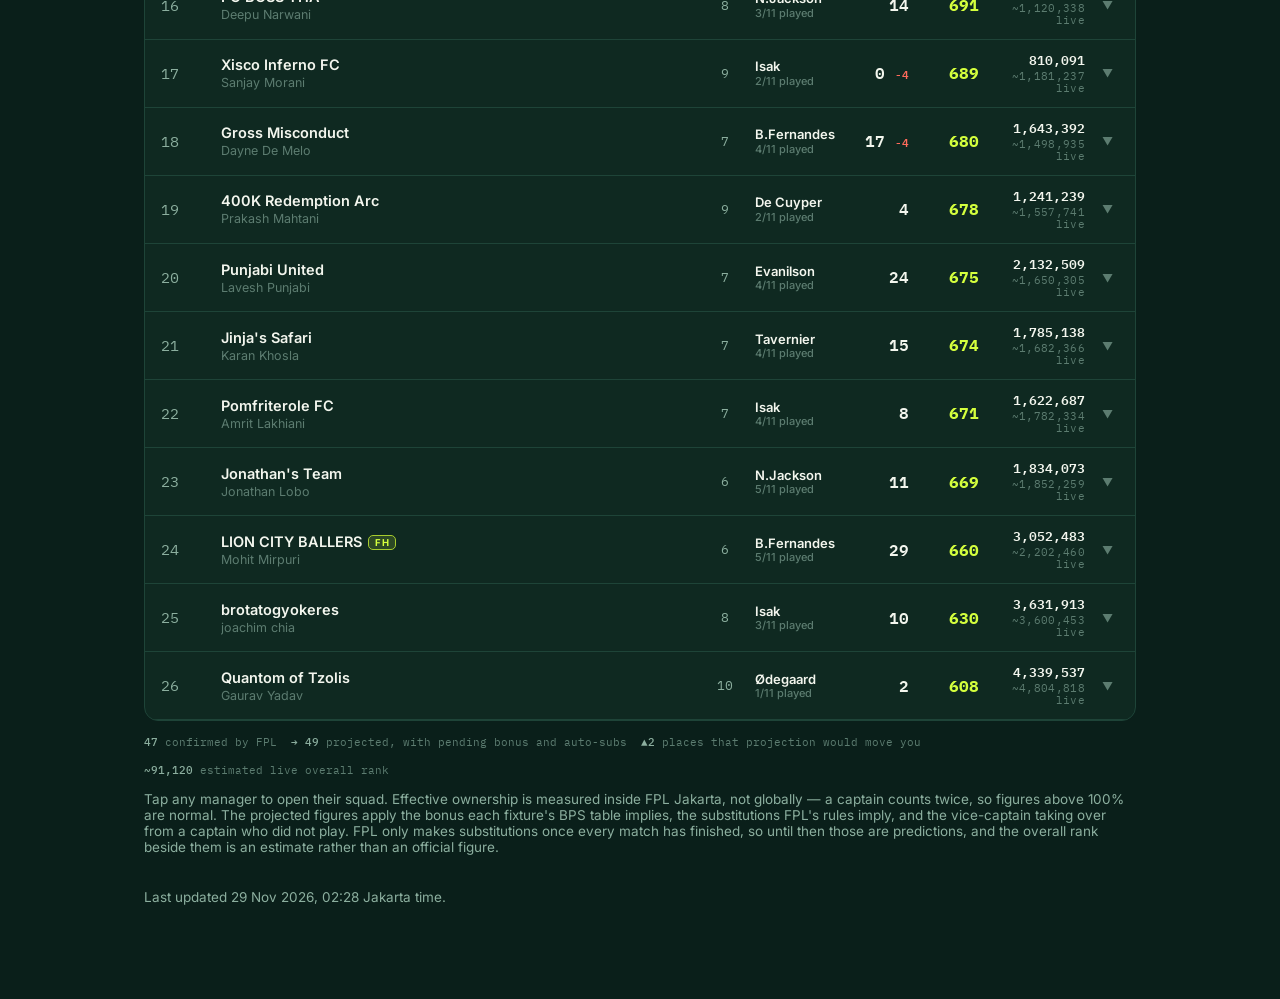
<file: live.html>
<!DOCTYPE html>
<html lang="en">
<head>
<meta charset="UTF-8">
<title>FPL Jakarta — Live Gameweek</title>
<link rel="canonical" href="https://fpljakarta.qd.je/live.html">
<meta name="viewport" content="width=device-width, initial-scale=1.0">
<link rel="preconnect" href="https://fonts.googleapis.com">
<link href="https://fonts.googleapis.com/css2?family=Anton&family=Inter:wght@400;500;600;700;800&family=IBM+Plex+Mono:wght@400;500;600&display=swap" rel="stylesheet">
<style>
  :root{
    --bg: #0a1f1a;
    --bg-elevated: #0f2921;
    --line: #1e4438;
    --floodlight: #f3f6ee;
    --muted: #8caf9f;
    --muted-dim: #5c7c70;
    --lime: #d4ff3d;
    --lime-dim: #a7cc2e;
    --up: #6ee7a0;
    --down: #ff6b5b;
    --gold: #f0b429;
    --radius: 14px;
  }

  *{box-sizing:border-box;}
  body{
    margin:0;
    background:
      radial-gradient(circle at 15% -10%, #163d31 0%, transparent 45%),
      radial-gradient(circle at 100% 0%, #12281f 0%, transparent 40%),
      var(--bg);
    color: var(--floodlight);
    font-family: 'Inter', sans-serif;
    padding: 0 0 80px;
  }

  .wrap{ max-width: 1040px; margin: 0 auto; padding: 0 24px; }

  /* ---------- live ticker ---------- */
  .ticker{
    border-bottom: 1px solid var(--line);
    background: var(--bg-elevated);
    overflow: hidden;
    white-space: nowrap;
    padding: 9px 0;
  }
  .ticker-track{
    display: inline-flex;
    gap: 40px;
    animation: scroll 13s linear infinite;
    padding-left: 100%;
  }
  @keyframes scroll{ to{ transform: translateX(-100%); } }
  .ticker-item{ font-family:'IBM Plex Mono', monospace; font-size: 12.5px; color: var(--muted); display:inline-flex; align-items:center; gap:8px;}
  .live-dot{ width:6px; height:6px; border-radius:50%; background: var(--lime); box-shadow: 0 0 8px var(--lime); animation: pulse 1.4s ease-in-out infinite; flex-shrink:0;}
  @keyframes pulse{ 0%,100%{opacity:1;} 50%{opacity:.35;} }
  .ticker-item b{ color: var(--floodlight); font-weight:600; }
  .up-txt{ color: var(--up); } .down-txt{ color: var(--down); }

  /* ---------- nav tabs ---------- */
  .nav{ border-bottom: 1px solid var(--line); background: var(--bg-elevated); }
  .nav-inner{
    max-width: 1040px; margin: 0 auto; padding: 0 24px;
    display: flex; gap: 2px; overflow-x: auto; scrollbar-width: none;
  }
  .nav-inner::-webkit-scrollbar{ display: none; }
  .nav-inner a{
    font-family:'Inter'; font-weight: 600; font-size: 13.5px;
    color: var(--muted); text-decoration: none; white-space: nowrap;
    padding: 14px 16px; border-bottom: 2px solid transparent;
    transition: color .15s ease, border-color .15s ease;
  }
  .nav-inner a:hover{ color: var(--floodlight); }
  .nav-inner a.active{ color: var(--lime); border-bottom-color: var(--lime); }
  .nav-inner a .ext{ font-size: 10px; opacity: .55; margin-left: 3px; }

  /* ---------- header ---------- */
  header{ padding: 56px 0 40px; }
  .eyebrow{
    font-family:'IBM Plex Mono', monospace;
    font-size: 12px; letter-spacing: .12em; text-transform: uppercase;
    color: var(--lime-dim); margin: 0 0 14px;
    display:flex; align-items:center; gap:10px;
  }
  .eyebrow::before{ content:''; width: 22px; height: 1px; background: var(--lime-dim); }
  h1{
    font-family:'Anton', sans-serif;
    font-weight:400;
    font-size: clamp(48px, 9vw, 88px);
    line-height: .92;
    letter-spacing: .01em;
    margin: 0 0 16px;
    text-transform: uppercase;
  }
  h1 span{ color: var(--lime); }
  header p.lede{ color: var(--muted); font-size: 16px; max-width: 480px; line-height:1.5; margin:0; }

  /* ---------- countdown ---------- */
  .countdown{
    margin-top: 34px;
    background: var(--bg-elevated);
    border: 1px solid var(--line);
    border-radius: var(--radius);
    padding: 20px 24px;
    display:flex; align-items:center; justify-content:space-between; gap:20px; flex-wrap:wrap;
  }
  .countdown-left .gw-tag{
    font-family:'IBM Plex Mono', monospace; font-size:11.5px; letter-spacing:.08em; text-transform:uppercase;
    color: var(--lime-dim); margin-bottom:6px; display:flex; align-items:center; gap:8px;
  }
  .countdown-left .gw-date{ font-size:14px; color: var(--muted); }
  .countdown-mid{ display:flex; gap: 22px; }
  .cd-unit{ text-align:center; min-width:52px; }
  .cd-unit .num{ font-family:'IBM Plex Mono', monospace; font-weight:600; font-size:28px; color: var(--floodlight); line-height:1; }
  .cd-unit .lab{ font-size:10px; letter-spacing:.1em; text-transform:uppercase; color: var(--muted-dim); margin-top:5px; }
  .cd-sep{ font-family:'IBM Plex Mono', monospace; font-size:22px; color: var(--muted-dim); align-self:flex-start; margin-top:2px; }
  .signup-btn{
    font-family:'Inter'; font-weight:700; font-size:14px; color: #0a1f1a;
    background: var(--lime); border:none; border-radius:999px; padding:13px 26px;
    text-decoration:none; white-space:nowrap; transition: filter .15s ease, transform .15s ease;
    box-shadow: 0 0 24px -6px rgba(212,255,61,.5);
  }
  .signup-btn:hover{ filter: brightness(1.08); transform: translateY(-1px); }
  @media (max-width:560px){
    .countdown{ flex-direction:column; align-items:stretch; }
    .countdown-mid{ justify-content:center; }
    .signup-btn{ text-align:center; }
  }

  /* ---------- section shell ---------- */
  section{ margin-top: 64px; }
  .section-head{ display:flex; justify-content:space-between; align-items:flex-end; margin-bottom:20px; gap: 16px; flex-wrap:wrap;}
  .section-label{
    font-family:'IBM Plex Mono', monospace;
    font-size: 12px; letter-spacing:.1em; text-transform:uppercase; color: var(--muted-dim);
    display:flex; align-items:center; gap: 10px;
  }
  .section-label b{ color: var(--floodlight); font-weight:600; letter-spacing:.03em; }
  .section-note{ color: var(--muted); font-size: 13.5px; }

  .toggle{ display:inline-flex; background: var(--bg-elevated); border:1px solid var(--line); border-radius:999px; padding:3px; }
  .toggle button{
    font-family:'Inter'; font-weight:600; font-size:13px; color: var(--muted);
    background:none; border:none; padding:7px 16px; border-radius:999px; cursor:pointer;
  }
  .toggle button.active{ background: var(--lime); color:#0a1f1a; }

  /* ---------- standings table ---------- */
  .table-card{ background: var(--bg-elevated); border:1px solid var(--line); border-radius: var(--radius); overflow:hidden; }
  .empty-card{
    background: var(--bg-elevated); border:1px solid var(--line); border-radius: var(--radius);
    padding: 40px 24px; text-align:center;
  }
  .empty-card .t{ font-weight:600; font-size:15px; margin-bottom:6px; }
  .empty-card .s{ color: var(--muted); font-size:13.5px; }
  .row{
    display:grid; grid-template-columns: 44px 1fr auto auto;
    align-items:center; gap: 14px; padding: 13px 18px;
    border-bottom: 1px solid var(--line);
  }
  .row:last-child{ border-bottom:none; }
  .row.top{ background: linear-gradient(90deg, #1c3d2f 0%, transparent 70%); }
  .rank{ font-family:'IBM Plex Mono', monospace; font-size:15px; color: var(--muted); }
  .rank.gold{ color: var(--gold); font-weight:600; }
  .manager{ display:flex; flex-direction:column; gap:2px; min-width:0; }
  .manager .name{ font-weight:600; font-size:14.5px; color: var(--floodlight); white-space:nowrap; overflow:hidden; text-overflow:ellipsis; }
  .manager .team{ font-size:12.5px; color: var(--muted-dim); white-space:nowrap; overflow:hidden; text-overflow:ellipsis; }
  .delta{ font-family:'IBM Plex Mono', monospace; font-size:12.5px; display:flex; align-items:center; gap:3px; justify-content:flex-end; width:44px; }
  .delta.up{ color: var(--up); } .delta.down{ color: var(--down); } .delta.flat{ color: var(--muted-dim); }
  .pts{ font-family:'IBM Plex Mono', monospace; font-weight:600; font-size:16px; color: var(--floodlight); text-align:right; min-width: 48px; }
  .pts small{ display:block; font-weight:400; font-size:10.5px; color: var(--muted-dim); text-align:right; letter-spacing:.05em;}

  /* ---------- MOTM trophy strip ---------- */
  .motm-grid{ display:grid; grid-template-columns: repeat(6,1fr); gap:10px; }
  @media (max-width:640px){ .motm-grid{ grid-template-columns: repeat(3,1fr);} }
  .motm-card{
    background: var(--bg-elevated); border:1px solid var(--line); border-radius:10px;
    padding: 14px 12px; text-align:center; position:relative;
  }
  .motm-card.won{ border-color: var(--gold); box-shadow: 0 0 0 1px var(--gold) inset, 0 0 22px -6px rgba(240,180,41,.35); }
  .motm-month{ font-family:'IBM Plex Mono', monospace; font-size:10.5px; letter-spacing:.08em; text-transform:uppercase; color: var(--muted-dim); margin-bottom:8px;}
  .motm-card.won .motm-month{ color: var(--gold); }
  .motm-trophy{ font-size:18px; margin-bottom:6px; opacity:.25; }
  .motm-card.won .motm-trophy{ opacity:1; }
  .motm-name{ font-size:12px; font-weight:600; color: var(--floodlight); }
  .motm-card:not(.won) .motm-name{ color: var(--muted-dim); font-weight:400; }

  /* ---------- MOTW spotlight ---------- */
  .spotlight{
    background: linear-gradient(135deg, #16362a 0%, var(--bg-elevated) 60%);
    border:1px solid var(--line); border-radius: var(--radius);
    padding: 26px 28px; display:flex; align-items:center; justify-content:space-between; gap:20px; flex-wrap:wrap;
    position:relative; overflow:hidden;
  }
  .spotlight::after{
    content:''; position:absolute; right:-40px; top:-40px; width:180px; height:180px;
    background: radial-gradient(circle, rgba(212,255,61,.16), transparent 70%);
  }
  .spotlight-left .gw-label{ font-family:'IBM Plex Mono', monospace; font-size:11.5px; color: var(--lime-dim); letter-spacing:.08em; text-transform:uppercase; margin-bottom:8px; display:flex; align-items:center; gap:8px;}
  .spotlight-left .name{ font-family:'Anton'; font-size: 30px; text-transform:uppercase; margin:0 0 4px; letter-spacing:.01em;}
  .spotlight-left .team{ color: var(--muted); font-size:14px; }
  .spotlight-right{ text-align:right; z-index:1; }
  .spotlight-right .score{ font-family:'IBM Plex Mono', monospace; font-weight:600; font-size:44px; color: var(--lime); line-height:1;}
  .spotlight-right .score-label{ font-size:11.5px; color: var(--muted-dim); letter-spacing:.05em; text-transform:uppercase; margin-top:4px;}
  .past-weeks{ display:flex; gap:8px; margin-top:12px; overflow-x:auto; padding-bottom:4px;}
  .week-chip{ flex-shrink:0; font-family:'IBM Plex Mono', monospace; font-size:11.5px; color: var(--muted); background: var(--bg-elevated); border:1px solid var(--line); border-radius:8px; padding:7px 11px; white-space:nowrap;}
  .week-chip b{ color: var(--floodlight); }

  /* ---------- cup ---------- */
  .cup-card{
    background: var(--bg-elevated); border:1px solid var(--line); border-radius: var(--radius);
    padding: 26px; display:flex; align-items:center; gap: 26px; flex-wrap:wrap;
  }
  .cup-text .tag{ font-family:'IBM Plex Mono', monospace; font-size:11px; color: var(--gold); letter-spacing:.08em; text-transform:uppercase; margin-bottom:6px; }
  .cup-text p{ margin:0; color: var(--muted); font-size:14px; line-height:1.5;}

  footer{ margin-top:70px; padding-top:24px; border-top:1px solid var(--line); color: var(--muted-dim); font-size:12.5px; }

  /* ---------- live page additions ---------- */
  .live-head-row{
    display:grid; grid-template-columns: 50px 1fr 40px 84px 60px 60px 96px 24px;
    gap:10px; align-items:center;
    padding: 10px 16px; border-bottom:1px solid var(--line);
    font-size:10.5px; letter-spacing:.14em; text-transform:uppercase;
    color: var(--muted-dim); font-weight:700;
  }
  .live-row{
    display:grid; grid-template-columns: 50px 1fr 40px 84px 60px 60px 96px 24px;
    gap:10px; align-items:center;
    padding: 13px 16px; border-bottom:1px solid var(--line);
    cursor:pointer; transition: background .15s ease;
  }
  .live-row:hover{ background: rgba(212,255,61,.045); }
  .live-row.open{ background: rgba(212,255,61,.07); }
  .live-row .cap{ font-size:13px; font-weight:600; line-height:1.25; }
  .live-row .cap small{ display:block; color:var(--muted-dim); font-weight:500; font-size:11px; }
  .live-row .yet{ font-family:'IBM Plex Mono',monospace; font-size:13px; color:var(--muted); text-align:center; }
  .live-row .yet.none{ color: var(--muted-dim); }
  .live-row .gwpts{ font-family:'IBM Plex Mono',monospace; font-size:16px; font-weight:600; text-align:right; }
  .live-row .totpts{ font-family:'IBM Plex Mono',monospace; font-size:16px; font-weight:700; text-align:right; color:var(--lime); }
  .chev{ color:var(--muted-dim); font-size:11px; text-align:center; transition: transform .18s ease; }
  .live-row.open .chev{ transform: rotate(180deg); }
  .hit-tag{ color:var(--down); font-size:10.5px; font-family:'IBM Plex Mono',monospace; }

  /* Anything modelled rather than reported gets the same muted sub-line, so a
     forecast never wears the same weight as a confirmed number. */
  .sub{
    display:block; font-family:'IBM Plex Mono',monospace; font-weight:400;
    font-size:10.5px; color:var(--muted-dim); letter-spacing:.03em; margin-top:2px;
  }
  .sub.up{ color: var(--up); }
  .sub.down{ color: var(--down); }
  .live-row .gwpts, .live-row .totpts{ line-height:1.15; }
  .live-row .orcell{
    font-family:'IBM Plex Mono',monospace; font-size:12.5px; text-align:right;
    color: var(--muted); line-height:1.15;
  }
  .live-row .orcell b{ color: var(--floodlight); font-weight:600; font-size:13px; }
  .rank .move{
    display:block; font-family:'IBM Plex Mono',monospace; font-size:10px;
    letter-spacing:.02em; margin-top:1px;
  }
  .rank .move.up{ color: var(--up); } .rank .move.down{ color: var(--down); }
  .proj-legend{
    display:flex; gap:14px; flex-wrap:wrap; margin:14px 0 0;
    font-family:'IBM Plex Mono',monospace; font-size:11px; color:var(--muted-dim);
  }
  .proj-legend b{ color: var(--muted); font-weight:500; }
  .chip-tag{
    display:inline-block; margin-left:6px; padding:1px 6px; border-radius:5px;
    background:rgba(212,255,61,.15); color:var(--lime); border:1px solid var(--lime-dim);
    font-size:9.5px; font-weight:700; letter-spacing:.06em; vertical-align:middle;
  }

  .squad{ padding: 4px 16px 20px; border-bottom:1px solid var(--line); background: rgba(0,0,0,.16); }
  .squad-meta{
    display:flex; flex-wrap:wrap; gap:8px; margin: 12px 0 16px;
    font-family:'IBM Plex Mono',monospace; font-size:11px;
  }
  .meta-pill{
    padding:4px 9px; border-radius:6px; border:1px solid var(--line);
    color:var(--muted); background:var(--bg-elevated);
  }
  .meta-pill b{ color:var(--floodlight); font-weight:600; }
  .squad-line{ font-size:10px; letter-spacing:.14em; text-transform:uppercase; color:var(--muted-dim); margin:14px 0 8px; font-weight:700; }
  .pitch{ display:grid; grid-template-columns: repeat(auto-fill, minmax(94px,1fr)); gap:8px; }
  .pcard{
    border:1px solid var(--line); border-radius:10px; overflow:hidden;
    background: var(--bg-elevated); text-align:center;
  }
  .pcard.playing{ border-color: var(--lime-dim); }
  .pcard.done{ opacity:.72; }
  .pcard .pn{
    font-size:11.5px; font-weight:600; padding:7px 5px 5px;
    white-space:nowrap; overflow:hidden; text-overflow:ellipsis;
  }
  .pcard .pt{ font-size:9.5px; color:var(--muted-dim); padding-bottom:6px; font-family:'IBM Plex Mono',monospace; }
  .pcard .peo{
    font-family:'IBM Plex Mono',monospace; font-size:11px; font-weight:600;
    padding:3px 0; background:rgba(110,231,160,.14); color:var(--up);
  }
  .pcard .peo.hot{ background:rgba(240,180,41,.18); color:var(--gold); }
  .pcard .pp{
    font-family:'IBM Plex Mono',monospace; font-size:15px; font-weight:700;
    padding:6px 0; background:rgba(0,0,0,.25);
  }
  .pcard.bench{ opacity:.5; }
  .badge{ font-size:9.5px; }

  /* A card that is coming on, going off, or carrying bonus that has not landed
     yet is outlined rather than recoloured, so the pitch still reads at a
     glance as points. */
  .pcard.sub-in{ border-color: var(--up); opacity:1; }
  .pcard.sub-out{ border-color: var(--down); opacity:.55; }
  .pcard .flag{
    font-family:'IBM Plex Mono',monospace; font-size:9px; font-weight:700;
    letter-spacing:.08em; text-transform:uppercase; padding:3px 0;
  }
  .pcard .flag.in{ background: rgba(110,231,160,.18); color: var(--up); }
  .pcard .flag.out{ background: rgba(255,107,91,.16); color: var(--down); }
  .pcard .pp .bonus{ color: var(--gold); font-size:11px; font-weight:600; }

  @media (max-width: 700px){
    /* Captain and overall rank are the first to go: on a phone the name needs
       the room more than they do. */
    .live-head-row, .live-row{
      grid-template-columns: 30px 1fr 26px 46px 46px 16px;
      gap: 8px; padding-left: 12px; padding-right: 12px;
    }
    .live-head-row .h-cap, .live-row .cap-cell,
    .live-head-row .h-or, .live-row .orcell{ display:none; }
    .wrap{ padding: 0 14px; }
    .live-row .gwpts, .live-row .totpts{ font-size:15px; }
    .pitch{ grid-template-columns: repeat(auto-fill, minmax(80px,1fr)); }
  }
</style>
</head>
<body>

  <div class="ticker">
    <div class="ticker-track" id="ticker-track"></div>
  </div>

  <nav class="nav">
    <div class="nav-inner">
      <a href="index.html">Home</a>
      <a href="live.html" class="active">Live Gameweek</a>
      <a href="prizes.html">Prizes</a>
      <a href="transfers.html">Transfers</a>
      <a href="teamvalue.html">Team Value</a>
      <a href="ownership.html">Ownership</a>
      <a href="compare.html">Compare</a>
      <a href="awards.html">Awards</a>
      <a href="prices.html">Price Changes</a>
      <a href="https://fantasy.premierleague.com/en/the-scout" target="_blank" rel="noopener">The Scout<span class="ext">↗</span></a>
      <a href="taproom22.html">Taproom 22</a>
      <a href="milospadel.html">Milo's Padel</a>
    </div>
  </nav>

  <div class="wrap">
    <header>
      <p class="eyebrow" id="gw-tag">Live gameweek</p>
      <h1>Live <span>Gameweek</span></h1>
      <p class="lede">Every manager's squad as it happens &mdash; who is captaining what, who has players left to play, and how heavily owned each pick is inside our league.</p>
    </header>

    <section>
      <div class="section-head">
        <div class="section-label">01 &nbsp;<b>Live table</b></div>
        <div class="toggle" id="league-toggle">
          <button data-league="high_stakes" class="active">High Stakes</button>
          <button data-league="main">Main league</button>
        </div>
      </div>
      <p class="section-note" id="fixture-note">Loading&hellip;</p>
      <div class="table-card" id="live-mount"></div>
      <p class="proj-legend">
        <span><b>47</b> confirmed by FPL</span>
        <span><b>→ 49</b> projected, with pending bonus and auto-subs</span>
        <span><b>▲2</b> places that projection would move you</span>
        <span><b>~91,120</b> estimated live overall rank</span>
      </p>
      <p class="section-note" style="margin-top:14px;">
        Tap any manager to open their squad. Effective ownership is measured inside
        FPL Jakarta, not globally &mdash; a captain counts twice, so figures above 100%
        are normal. The projected figures apply the bonus each fixture's BPS table
        implies, the substitutions FPL's rules imply, and the vice-captain taking
        over from a captain who did not play. FPL only makes substitutions once
        every match has finished, so until then those are predictions, and the
        overall rank beside them is an estimate rather than an official figure.
      </p>
    </section>

    <p class="section-note" id="stamp" style="margin-top:34px;"></p>
  </div>

<script src="assets/site.js"></script>
<script>
let state = { data:null, activeLeague:"high_stakes", open:null };

async function load(){
  state.data = await loadJson('live.json');
  if(!state.data) console.error('Could not load live.json');
  render();
}

function render(){
  const mount = document.getElementById('live-mount');
  const d = state.data;
  const lg = d?.leagues?.[state.activeLeague];
  const managers = lg?.managers || [];

  document.getElementById('gw-tag').textContent = d ? (d.gw_name || ('Gameweek ' + d.gameweek)) : 'Live gameweek';

  const note = document.getElementById('fixture-note');
  if(d?.fixtures){
    const f = d.fixtures;
    note.textContent = f.started === 0
      ? `${f.total} fixtures this gameweek. None have kicked off yet.`
      : `${f.finished} of ${f.total} fixtures finished.` + (d.data_checked
          ? ' Scores are final.'
          : ' Bonus and substitutions still to settle, so the projected column can still move.');
  } else { note.textContent = ''; }

  document.getElementById('stamp').textContent = stampText(d?.generated_at);
  liveTicker(d, lg);

  if(!managers.length){
    mount.innerHTML = `<div class="empty-card">
      <div class="t">Nothing live yet</div>
      <div class="s">Squads appear here once the gameweek deadline passes.</div>
    </div>`;
    return;
  }

  let html = `<div class="live-head-row">
    <div>Pos</div><div>Manager</div><div style="text-align:center">Yet</div>
    <div class="h-cap">Captain</div>
    <div style="text-align:right">GW</div><div style="text-align:right">Total</div>
    <div class="h-or" style="text-align:right">Overall</div><div></div>
  </div>`;

  managers.forEach(m => {
    const isOpen = state.open === m.entry;
    const capName = d.players?.[m.captain]?.name || '—';
    const chip = CHIPS[m.chip] ? `<span class="chip-tag">${CHIPS[m.chip]}</span>` : '';
    const hit = m.hit ? ` <span class="hit-tag">-${m.hit}</span>` : '';

    // Where the projection differs from the confirmed figure, it goes on a
    // quieter second line rather than replacing the number people came for.
    const gwProj = m.gw_projected != null && m.gw_projected !== m.gw_points
      ? `<span class="sub ${m.gw_projected > m.gw_points ? 'up' : 'down'}">→ ${m.gw_projected}</span>`
      : '';
    const totProj = m.total_projected != null && m.total_projected !== m.total
      ? `<span class="sub ${m.total_projected > m.total ? 'up' : 'down'}">→ ${m.total_projected}</span>`
      : '';

    // The position a manager would hold if every pending bonus and predicted
    // substitution landed.
    const shift = m.projected_rank != null ? m.live_rank - m.projected_rank : 0;
    const move = shift
      ? `<span class="move ${shift > 0 ? 'up' : 'down'}">${shift > 0 ? '▲' : '▼'}${Math.abs(shift)}</span>`
      : '';

    html += `<div class="live-row ${isOpen?'open':''}" data-entry="${m.entry}">
      <div class="rank ${m.live_rank===1?'gold':''}">${m.live_rank}${move}</div>
      <div class="manager"><span class="name">${esc(m.team)}${chip}</span><span class="team">${esc(m.manager)}</span></div>
      <div class="yet ${m.yet_to_play===0?'none':''}">${m.yet_to_play}</div>
      <div class="cap cap-cell">${esc(capName)}<small>${m.played}/${m.of} played</small></div>
      <div class="gwpts">${m.gw_points}${hit}${gwProj}</div>
      <div class="totpts">${m.total}${totProj}</div>
      <div class="orcell">${overallCell(m)}</div>
      <div class="chev">▼</div>
    </div>`;

    if(isOpen) html += squadHtml(m, lg, d);
  });

  mount.innerHTML = html;

  mount.querySelectorAll('.live-row').forEach(row => {
    row.addEventListener('click', () => {
      const id = Number(row.dataset.entry);
      state.open = state.open === id ? null : id;
      render();
    });
  });
}

/* The overall rank cell: the confirmed figure, with the live estimate under
   it. The estimate is never given the emphasis of the real one. */
function overallCell(m){
  const bits = [];
  if(m.or_official) bits.push(`<b>${commas(m.or_official)}</b>`);
  if(m.or_live){
    bits.push(`<span class="sub est" title="Estimated from a sample of managers across the whole game — not an official figure">~${commas(m.or_live)} live</span>`);
  }
  return bits.length ? bits.join('') : '—';
}

/* Every manager's live score and how much football they have left, which is
   the thing worth glancing at without scrolling the table. */
function liveTicker(d, lg){
  const track = document.getElementById('ticker-track');
  const managers = lg?.managers || [];
  if(!managers.length){
    renderTicker(track, 'FPL Jakarta — Live', [
      tickerItem('Squads appear once the deadline passes'),
    ]);
    return;
  }

  const f = d.fixtures || {};
  const head = [tickerItem(
    `<b>${f.finished ?? 0}/${f.total ?? 0}</b> fixtures done` +
    (d.data_checked ? ' · scores final' : ' · bonus still to settle'))];

  const rows = managers.map(m => {
    const left = m.yet_to_play
      ? ` <span class="up-txt">${m.yet_to_play} left</span>`
      : ' <span style="opacity:.55">done</span>';
    const proj = (m.gw_projected != null && m.gw_projected !== m.gw_points)
      ? ` <span class="${m.gw_projected > m.gw_points ? 'up-txt' : 'down-txt'}">→${m.gw_projected}</span>` : '';
    return tickerItem(`<b>${esc(m.team)}</b> ${m.gw_points}${proj}${left}`);
  });

  renderTicker(track, 'FPL Jakarta — Live', head.concat(rows));
}

function squadHtml(m, lg, d){
  const starters = m.picks.filter(p => !p.benched).sort((a,b) => a.slot - b.slot);
  const bench    = m.picks.filter(p =>  p.benched).sort((a,b) => a.slot - b.slot);
  const subIn  = new Set(m.subbed_in || []);
  const subOut = new Set(m.subbed_out || []);

  const card = p => {
    const info = d.players?.[p.id] || {};
    const eo = lg.eo?.[p.id];
    const pending = d.bonus?.[p.id] || 0;
    // The armband may have moved to the vice, in which case he is the one
    // being doubled, whatever the multiplier FPL recorded at deadline.
    const mult = p.id === m.captain ? (m.chip === '3xc' ? 3 : 2) : (p.benched ? 0 : 1);
    const pts = (info.points || 0) * mult;
    const badge = p.id === m.captain ? ' <span class="badge">Ⓒ</span>'
                : p.vice             ? ' <span class="badge">Ⓥ</span>' : '';
    const status = info.finished ? 'done' : (info.started ? 'playing' : '');
    const mark = info.finished ? '✓' : (info.started ? '●' : '○');
    const flag = subIn.has(p.id)  ? '<div class="flag in">Coming on</div>'
               : subOut.has(p.id) ? '<div class="flag out">Auto-sub</div>' : '';
    return `<div class="pcard ${status} ${p.benched && !subIn.has(p.id) ? 'bench' : ''}
        ${subIn.has(p.id) ? 'sub-in' : ''} ${subOut.has(p.id) ? 'sub-out' : ''}">
      <div class="pn">${esc(info.name || '—')}${badge}</div>
      <div class="pt">${esc(info.team||'')} · ${esc(info.pos||'')} ${mark}</div>
      ${flag}
      <div class="peo ${eo>=100?'hot':''}">${eo!=null?eo.toFixed(1)+'%':'—'}</div>
      <div class="pp">${pts}${pending ? ` <span class="bonus">+${pending * (mult || 1)}</span>` : ''}</div>
    </div>`;
  };

  const swing = [];
  if(m.pending_bonus) swing.push(`<span class="meta-pill">Bonus to come <b style="color:var(--gold)">+${m.pending_bonus}</b></span>`);
  if(m.sub_gain) swing.push(`<span class="meta-pill">Auto-subs <b class="${m.sub_gain > 0 ? 'up-txt' : 'down-txt'}">${signed(m.sub_gain)}</b></span>`);
  if(m.captain_changed) swing.push(`<span class="meta-pill">Armband <b>moved to vice</b></span>`);

  return `<div class="squad">
    <div class="squad-meta">
      <span class="meta-pill">Squad value <b>£${m.value}m</b></span>
      <span class="meta-pill">Bank <b>£${m.bank}m</b></span>
      <span class="meta-pill">Transfers <b>${m.transfers}</b></span>
      ${m.hit ? `<span class="meta-pill">Hit <b style="color:var(--down)">-${m.hit}</b></span>` : ''}
      <span class="meta-pill">Yet to play <b>${m.yet_to_play}</b></span>
      <span class="meta-pill">Bench <b>${m.bench_points ?? 0}</b></span>
      ${m.chip ? `<span class="meta-pill">Chip <b>${esc(CHIP_LONG[m.chip] || m.chip)}</b></span>` : ''}
      ${swing.join('')}
    </div>
    <div class="squad-line">Starting XI</div>
    <div class="pitch">${starters.map(card).join('')}</div>
    ${bench.length ? `<div class="squad-line">Bench &mdash; ${
        m.chip === 'bboost' ? 'all counting' : 'not counted unless substituted on'}</div>
      <div class="pitch">${bench.map(card).join('')}</div>` : ''}
  </div>`;
}

document.getElementById('league-toggle').addEventListener('click', e => {
  const btn = e.target.closest('button');
  if(!btn) return;
  document.querySelectorAll('#league-toggle button').forEach(b => b.classList.remove('active'));
  btn.classList.add('active');
  state.activeLeague = btn.dataset.league;
  state.open = null;
  render();
});

load();
setInterval(load, 120000);
</script>
</body>
</html>
</file>
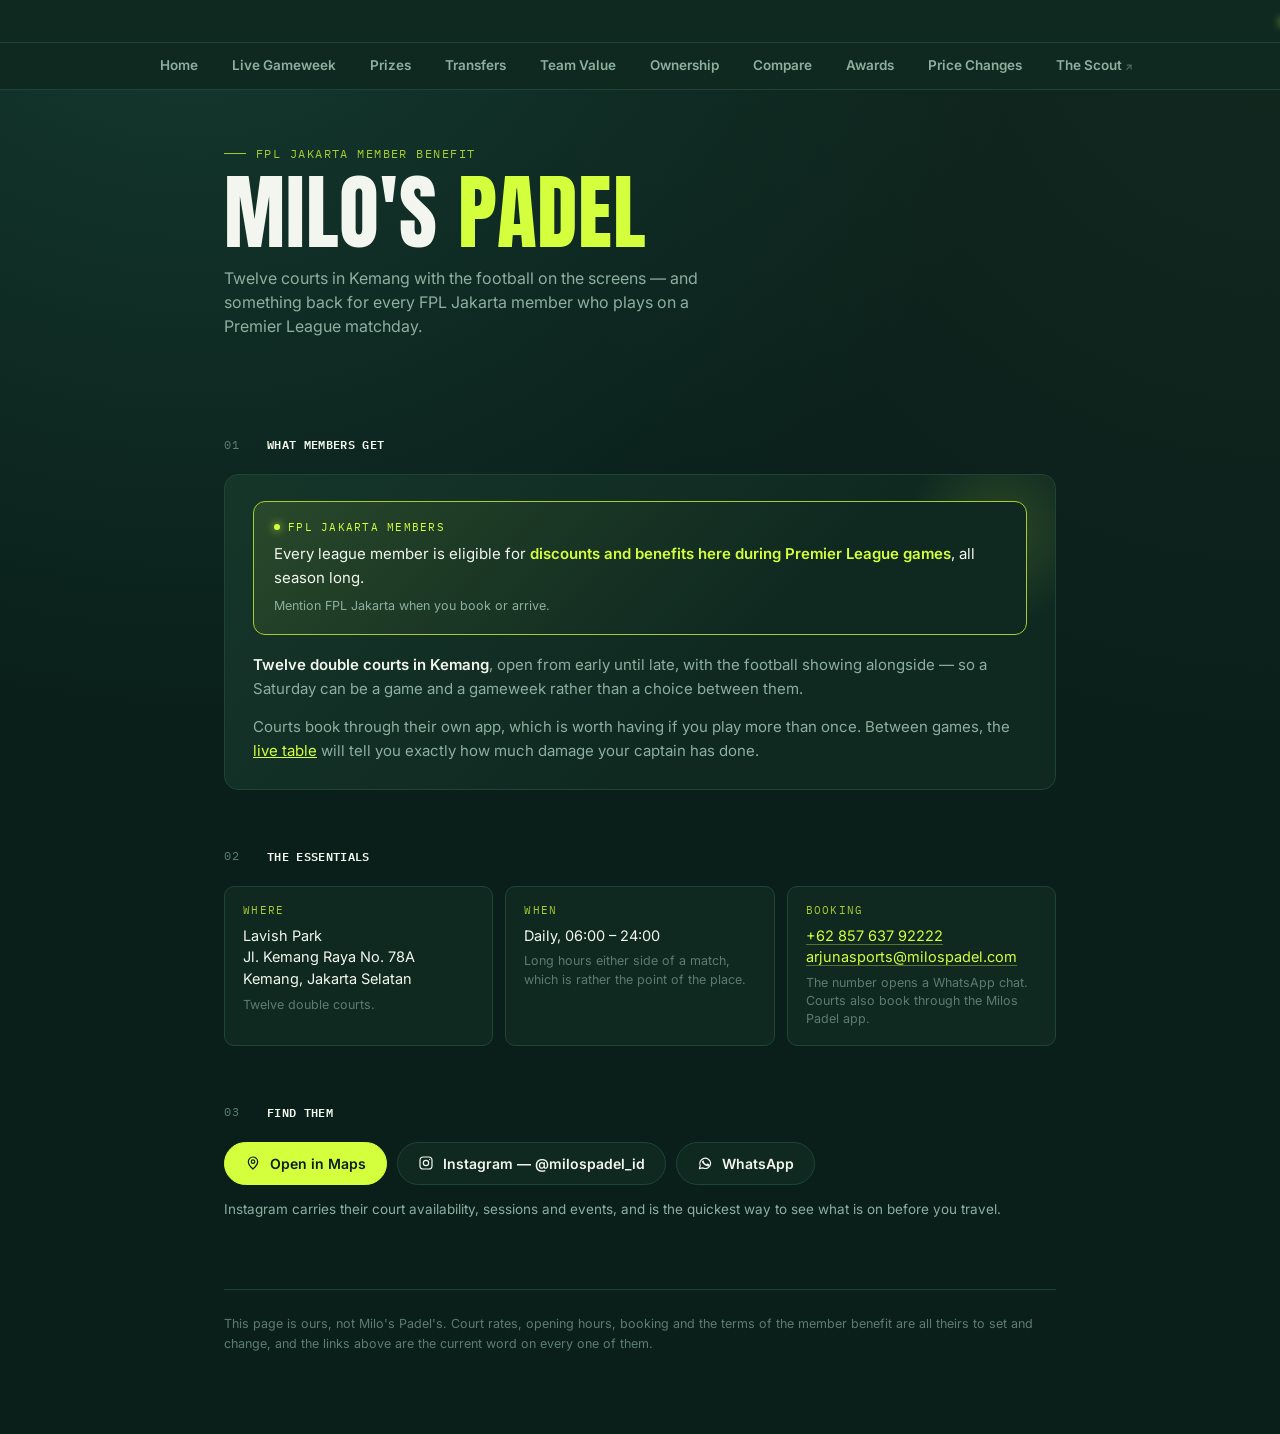
<file: milospadel.html>
<!DOCTYPE html>
<html lang="en">
<head>
<meta charset="UTF-8">
<title>FPL Jakarta — Milo's Padel Kemang</title>
<link rel="canonical" href="https://fpljakarta.qd.je/milospadel.html">
<meta name="viewport" content="width=device-width, initial-scale=1.0">
<meta name="description" content="Milo's Padel in Kemang — twelve courts with the football on, and discounts and benefits for FPL Jakarta members all season.">
<link rel="preconnect" href="https://fonts.googleapis.com">
<link href="https://fonts.googleapis.com/css2?family=Anton&family=Inter:wght@400;500;600;700;800&family=IBM+Plex+Mono:wght@400;500;600&display=swap" rel="stylesheet">
<link rel="stylesheet" href="assets/site.css">
</head>
<body>

  <div class="ticker">
    <div class="ticker-track" id="ticker-track"></div>
  </div>

  <nav class="nav">
    <div class="nav-inner">
      <a href="index.html">Home</a>
      <a href="live.html">Live Gameweek</a>
      <a href="prizes.html">Prizes</a>
      <a href="transfers.html">Transfers</a>
      <a href="teamvalue.html">Team Value</a>
      <a href="ownership.html">Ownership</a>
      <a href="compare.html">Compare</a>
      <a href="awards.html">Awards</a>
      <a href="prices.html">Price Changes</a>
      <a href="https://fantasy.premierleague.com/en/the-scout" target="_blank" rel="noopener">The Scout<span class="ext">↗</span></a>
      <a href="taproom22.html">Taproom 22</a>
      <a href="milospadel.html" class="active">Milo's Padel</a>
    </div>
  </nav>

  <div class="wrap">
    <header>
      <p class="eyebrow">FPL Jakarta member benefit</p>
      <h1>Milo's <span>Padel</span></h1>
      <p class="lede">Twelve courts in Kemang with the football on the screens
        &mdash; and something back for every FPL Jakarta member who plays on a
        Premier League matchday.</p>
    </header>

    <section>
      <div class="section-head">
        <div class="section-label">01 &nbsp;<b>What members get</b></div>
      </div>
      <div class="venue-hero">
        <div class="perk">
          <div class="tag"><span class="live-dot"></span> FPL Jakarta members</div>
          <div class="txt">Every league member is eligible for
            <b>discounts and benefits here during Premier League games</b>,
            all season long.</div>
          <div class="sub">Mention FPL Jakarta when you book or arrive.</div>
        </div>
        <p><b>Twelve double courts in Kemang</b>, open from early until late, with
          the football showing alongside &mdash; so a Saturday can be a game and a
          gameweek rather than a choice between them.</p>
        <p>Courts book through their own app, which is worth having if you play
          more than once. Between games, the <a href="live.html">live table</a>
          will tell you exactly how much damage your captain has done.</p>
      </div>
    </section>

    <section>
      <div class="section-head">
        <div class="section-label">02 &nbsp;<b>The essentials</b></div>
      </div>

      <div class="facts">
        <div class="fact">
          <div class="k">Where</div>
          <div class="v">Lavish Park<br>
            Jl. Kemang Raya No. 78A<br>
            Kemang, Jakarta Selatan</div>
          <div class="s">Twelve double courts.</div>
        </div>
        <div class="fact">
          <div class="k">When</div>
          <div class="v">Daily, 06:00 &ndash; 24:00</div>
          <div class="s">Long hours either side of a match, which is rather the
            point of the place.</div>
        </div>
        <div class="fact">
          <div class="k">Booking</div>
          <div class="v"><a href="https://wa.me/6285763792222" target="_blank" rel="noopener">+62 857 637 92222</a><br>
            <a href="mailto:arjunasports@milospadel.com">arjunasports@milospadel.com</a></div>
          <div class="s">The number opens a WhatsApp chat. Courts also book
            through the Milos Padel app.</div>
        </div>
      </div>
    </section>

    <section>
      <div class="section-head">
        <div class="section-label">03 &nbsp;<b>Find them</b></div>
      </div>
      <div class="links">
        <a class="link-btn primary" href="https://share.google/z89cyndetLQGvdHyh" target="_blank" rel="noopener">
          <svg viewBox="0 0 24 24" fill="none" stroke="currentColor" stroke-width="1.8" stroke-linecap="round" stroke-linejoin="round"><path d="M12 21s7-6.2 7-11a7 7 0 10-14 0c0 4.8 7 11 7 11z"/><circle cx="12" cy="10" r="2.6"/></svg> Open in Maps
        </a>
        <a class="link-btn" href="https://www.instagram.com/milospadel_id/" target="_blank" rel="noopener">
          <svg viewBox="0 0 24 24" fill="none" stroke="currentColor" stroke-width="1.8" stroke-linecap="round" stroke-linejoin="round"><rect x="3" y="3" width="18" height="18" rx="5"/><circle cx="12" cy="12" r="4"/><circle cx="17.5" cy="6.5" r="1" fill="currentColor" stroke="none"/></svg> Instagram &mdash; @milospadel_id
        </a>
        <a class="link-btn" href="https://wa.me/6285763792222" target="_blank" rel="noopener">
          <svg viewBox="0 0 24 24" fill="none" stroke="currentColor" stroke-width="1.8" stroke-linecap="round" stroke-linejoin="round"><path d="M3.5 20.5l1.3-4.3A8.2 8.2 0 1120.5 12a8.2 8.2 0 01-11.9 7.3z"/><path d="M9 9.2c.3 2.6 3.2 5.5 5.8 5.8l1-1.4 1.7.8-.5 1.6c-2.9.7-7.7-3-8.9-6.2l1.5-.6z"/></svg> WhatsApp
        </a>
      </div>
      <p class="section-note" style="margin-top:14px;">
        Instagram carries their court availability, sessions and events, and is
        the quickest way to see what is on before you travel.
      </p>
    </section>

    <footer>
      This page is ours, not Milo's Padel's. Court rates, opening hours, booking
      and the terms of the member benefit are all theirs to set and change, and
      the links above are the current word on every one of them.
    </footer>
  </div>

<script src="assets/site.js"></script>
<script>
/* No data file behind this page, so the ticker carries the things worth
   knowing at a glance rather than a slogan. */
renderTicker(document.getElementById('ticker-track'), "FPL Jakarta — Milo's Padel", [
  tickerItem('<b>Lavish Park</b> · Jl. Kemang Raya No. 78A'),
  tickerItem('<b>Twelve</b> double courts'),
  tickerItem('Daily <b>06:00 – 24:00</b>'),
  tickerItem('Book on the Milos Padel app'),
  tickerItem('<b>Members</b> — discounts during Premier League games'),
  tickerItem('The football on, alongside the courts'),
]);
</script>
</body>
</html>
</file>
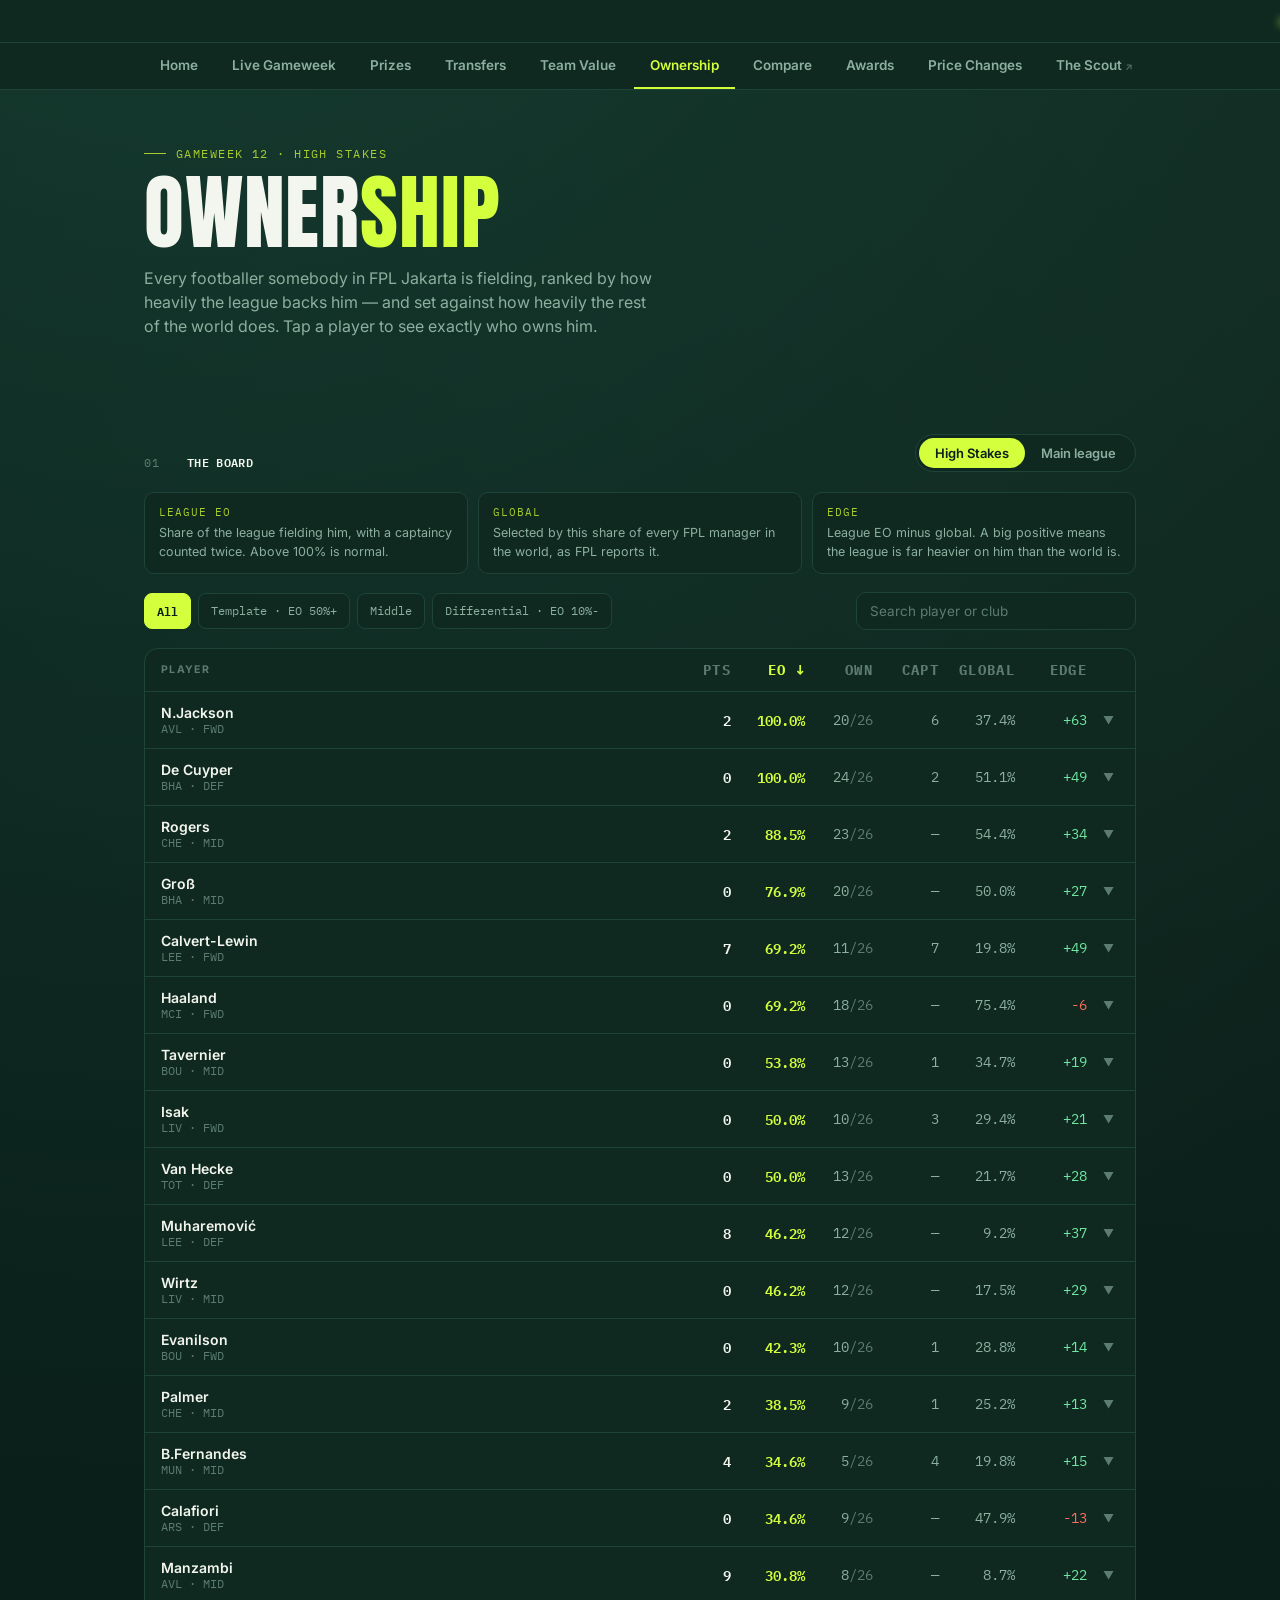
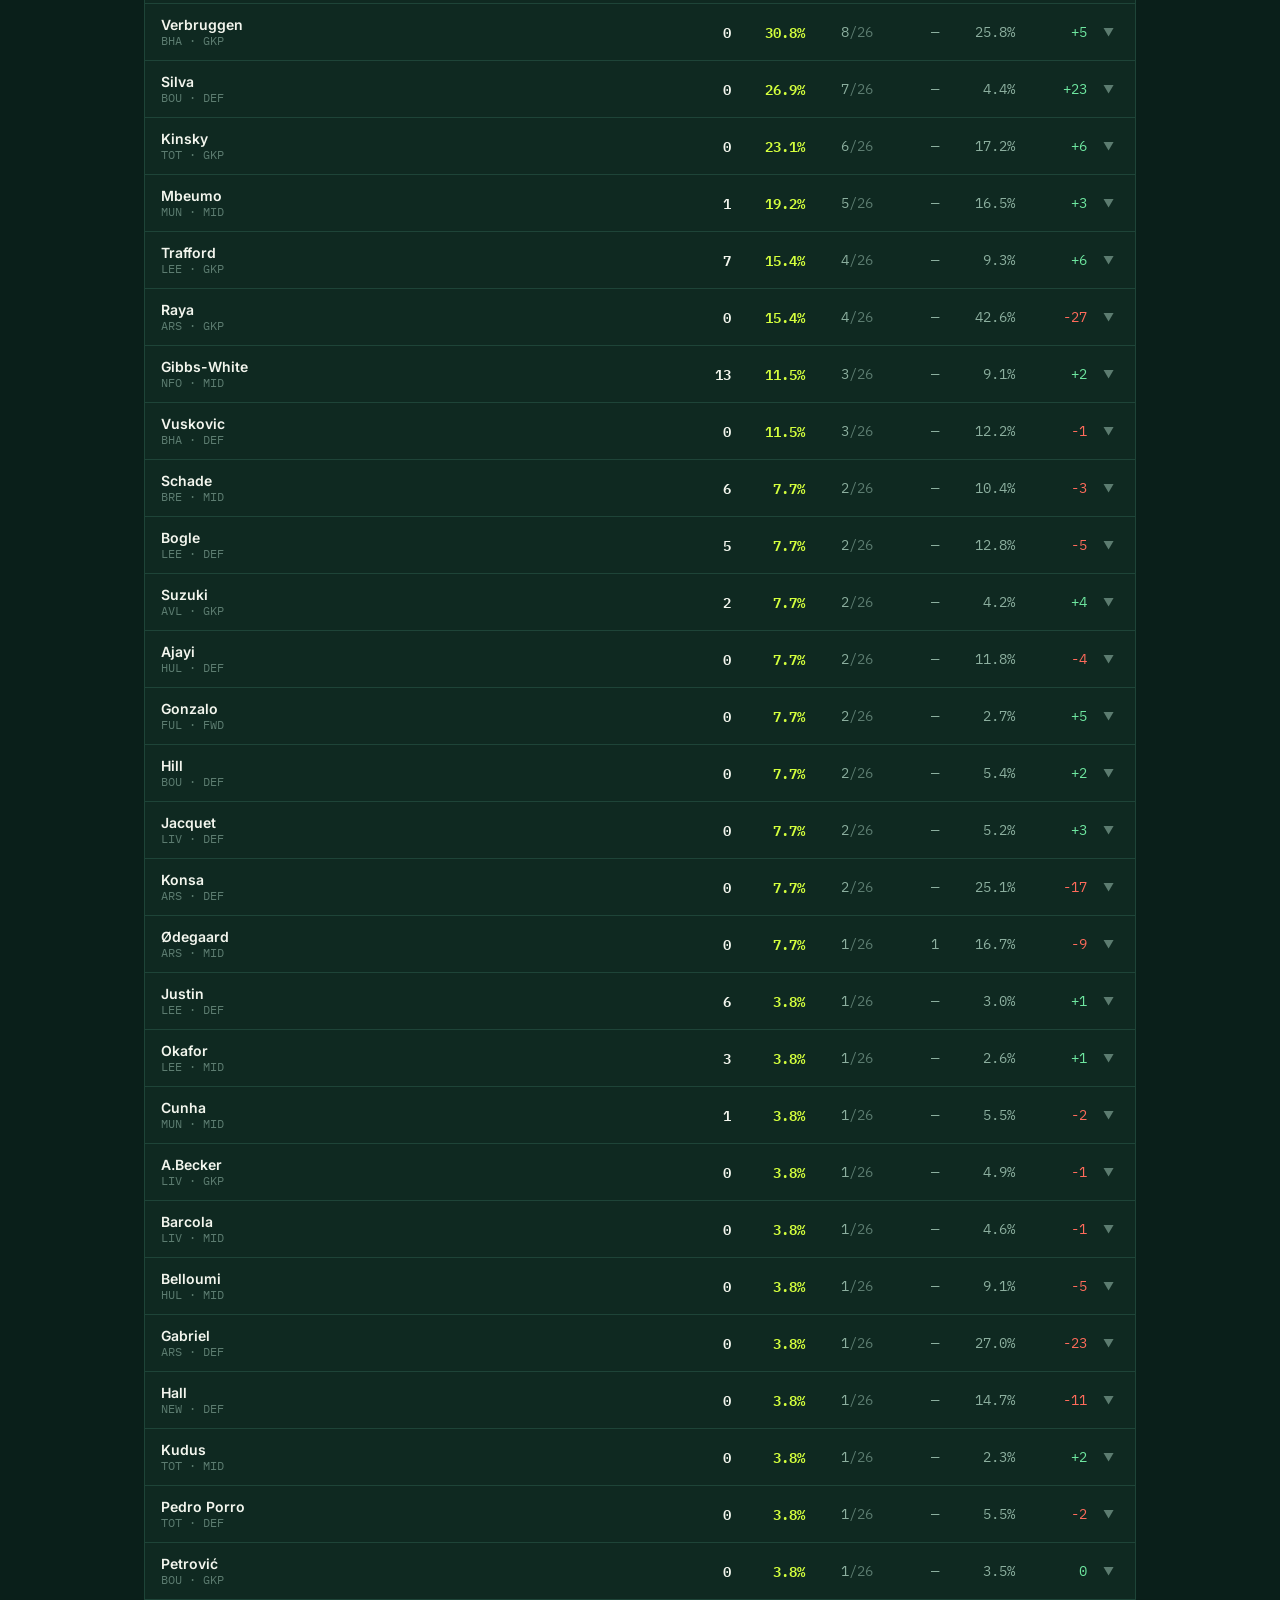
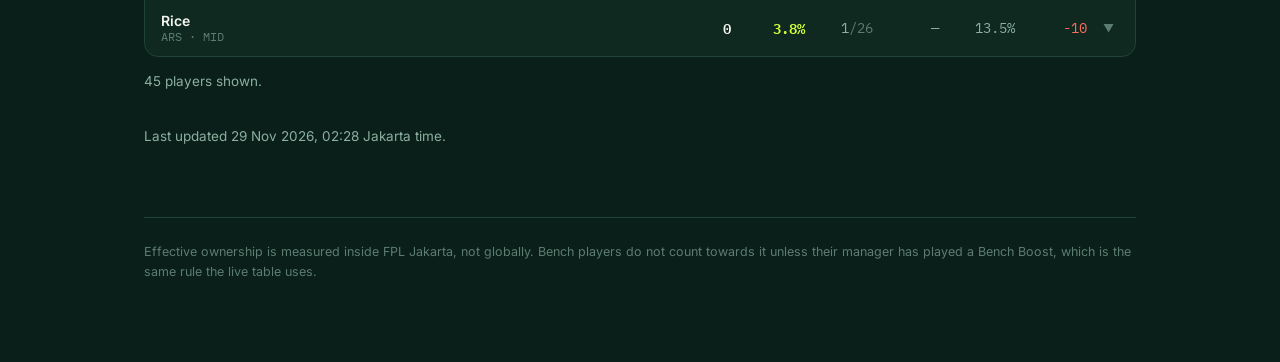
<file: ownership.html>
<!DOCTYPE html>
<html lang="en">
<head>
<meta charset="UTF-8">
<title>FPL Jakarta — Ownership</title>
<link rel="canonical" href="https://fpljakarta.qd.je/ownership.html">
<meta name="viewport" content="width=device-width, initial-scale=1.0">
<link rel="preconnect" href="https://fonts.googleapis.com">
<link href="https://fonts.googleapis.com/css2?family=Anton&family=Inter:wght@400;500;600;700;800&family=IBM+Plex+Mono:wght@400;500;600&display=swap" rel="stylesheet">
<link rel="stylesheet" href="assets/site.css">
<style>
  .own-head, .own-row{
    display:grid;
    grid-template-columns: 1fr 46px 64px 58px 56px 66px 62px 22px;
    gap:10px; align-items:center; padding: 12px 16px;
    border-bottom:1px solid var(--line);
  }
  .own-head{
    font-size:10.5px; letter-spacing:.13em; text-transform:uppercase;
    color: var(--muted-dim); font-weight:700; user-select:none;
  }
  .own-head span{ cursor:pointer; white-space:nowrap; }
  .own-head span:hover{ color: var(--muted); }
  .own-head span.sorted{ color: var(--lime); }
  .own-row{ cursor:pointer; transition: background .15s ease; }
  .own-row:hover{ background: rgba(212,255,61,.045); }
  .own-row.open{ background: rgba(212,255,61,.07); }
  .own-row:last-child{ border-bottom:none; }

  .pname{ min-width:0; }
  .pname .n{ font-weight:600; font-size:14px; white-space:nowrap; overflow:hidden; text-overflow:ellipsis; }
  .pname .m{ font-size:11.5px; color: var(--muted-dim); font-family:'IBM Plex Mono', monospace; }
  .num{ font-family:'IBM Plex Mono', monospace; font-size:13.5px; text-align:right; }
  .num.pts{ font-weight:600; color: var(--floodlight); }
  .num.eo{ font-weight:600; color: var(--lime); }
  .num.dim{ color: var(--muted); }
  .num.delta.pos{ color: var(--up); }
  .num.delta.neg{ color: var(--down); }
  .chev{ color:var(--muted-dim); font-size:11px; text-align:center; transition: transform .18s ease; }
  .own-row.open .chev{ transform: rotate(180deg); }

  .owners{
    padding: 4px 16px 18px; border-bottom:1px solid var(--line);
    background: rgba(0,0,0,.16);
  }
  .owners-line{
    font-size:10px; letter-spacing:.14em; text-transform:uppercase;
    color:var(--muted-dim); margin:12px 0 9px; font-weight:700;
  }
  .owner-tags{ display:flex; flex-wrap:wrap; gap:7px; }
  .owner-tag{
    font-size:12px; padding:5px 10px; border-radius:7px;
    border:1px solid var(--line); background: var(--bg-elevated); color: var(--muted);
  }
  .owner-tag b{ color: var(--floodlight); font-weight:600; }
  .owner-tag.cap{ border-color: var(--lime-dim); color: var(--lime); }
  .owner-tag.bench{ opacity:.5; }
  .owners-none{ color: var(--muted-dim); font-size:13px; }

  .filters{ display:flex; justify-content:space-between; gap:14px; flex-wrap:wrap; align-items:center; margin-bottom:18px; }
  .search-wrap{ flex:1; min-width:200px; max-width:280px; }

  .legend{
    display:grid; grid-template-columns: repeat(3, 1fr); gap:10px; margin-bottom:18px;
  }
  @media (max-width:640px){ .legend{ grid-template-columns:1fr; } }
  .legend-card{
    border:1px solid var(--line); border-radius:10px; padding:12px 14px;
    background: var(--bg-elevated);
  }
  .legend-card .k{
    font-family:'IBM Plex Mono', monospace; font-size:10.5px; letter-spacing:.1em;
    text-transform:uppercase; color: var(--lime-dim); margin-bottom:5px;
  }
  .legend-card .v{ font-size:12.5px; color: var(--muted); line-height:1.45; }

  @media (max-width: 720px){
    .own-head, .own-row{ grid-template-columns: 1fr 42px 60px 52px 22px; }
    .h-cap, .h-global, .h-delta, .c-cap, .c-global, .c-delta{ display:none; }
  }
</style>
</head>
<body>

  <div class="ticker">
    <div class="ticker-track" id="ticker-track"></div>
  </div>

  <nav class="nav">
    <div class="nav-inner">
      <a href="index.html">Home</a>
      <a href="live.html">Live Gameweek</a>
      <a href="prizes.html">Prizes</a>
      <a href="transfers.html">Transfers</a>
      <a href="teamvalue.html">Team Value</a>
      <a href="ownership.html" class="active">Ownership</a>
      <a href="compare.html">Compare</a>
      <a href="awards.html">Awards</a>
      <a href="prices.html">Price Changes</a>
      <a href="https://fantasy.premierleague.com/en/the-scout" target="_blank" rel="noopener">The Scout<span class="ext">↗</span></a>
      <a href="taproom22.html">Taproom 22</a>
      <a href="milospadel.html">Milo's Padel</a>
    </div>
  </nav>

  <div class="wrap wide">
    <header>
      <p class="eyebrow" id="gw-tag">Ownership</p>
      <h1>Owner<span>ship</span></h1>
      <p class="lede">Every footballer somebody in FPL Jakarta is fielding, ranked by how
        heavily the league backs him &mdash; and set against how heavily the rest of the
        world does. Tap a player to see exactly who owns him.</p>
    </header>

    <section>
      <div class="section-head">
        <div class="section-label">01 &nbsp;<b>The board</b></div>
        <div class="toggle" id="league-toggle">
          <button data-league="high_stakes" class="active">High Stakes</button>
          <button data-league="main">Main league</button>
        </div>
      </div>

      <div class="legend">
        <div class="legend-card">
          <div class="k">League EO</div>
          <div class="v">Share of the league fielding him, with a captaincy counted twice.
            Above 100% is normal.</div>
        </div>
        <div class="legend-card">
          <div class="k">Global</div>
          <div class="v">Selected by this share of every FPL manager in the world, as FPL
            reports it.</div>
        </div>
        <div class="legend-card">
          <div class="k">Edge</div>
          <div class="v">League EO minus global. A big positive means the league is far
            heavier on him than the world is.</div>
        </div>
      </div>

      <div class="filters">
        <div class="chips" id="group-chips">
          <button class="chip active" data-group="all">All</button>
          <button class="chip" data-group="template">Template &middot; EO 50%+</button>
          <button class="chip" data-group="middle">Middle</button>
          <button class="chip" data-group="differential">Differential &middot; EO 10%-</button>
        </div>
        <div class="search-wrap">
          <input class="field" id="search" type="search" placeholder="Search player or club" autocomplete="off">
        </div>
      </div>

      <div class="table-card" id="own-mount"></div>
      <p class="section-note" style="margin-top:14px;" id="count-note"></p>
    </section>

    <p class="section-note" id="stamp" style="margin-top:34px;"></p>

    <footer>
      Effective ownership is measured inside FPL Jakarta, not globally. Bench players do
      not count towards it unless their manager has played a Bench Boost, which is the
      same rule the live table uses.
    </footer>
  </div>

<script src="assets/site.js"></script>
<script>
let state = {
  data:null, league:'high_stakes', group:'all', query:'',
  sort:'eo', dir:-1, open:null,
};

const COLUMNS = {
  name:'Player', points:'Pts', eo:'EO', owners:'Own', captains:'Capt',
  global:'Global', edge:'Edge',
};

async function load(){
  state.data = await loadJson('live.json');
  render();
}

/* One row per footballer somebody in this league is fielding, with everything
   the table and the sorter need already worked out. */
function rows(){
  const d = state.data;
  const lg = d?.leagues?.[state.league];
  if(!lg) return [];

  const eo = lg.eo || {};
  const owners = lg.owners || {};
  const captains = lg.captains || {};
  const n = (lg.managers || []).length || 1;

  return Object.keys(owners).map(pid => {
    const info = d.players?.[pid] || {};
    const leagueEo = eo[pid] ?? 0;
    // Global ownership only exists once the fetcher has run against the FPL
    // API. Absent is not the same as nobody owning him, so it stays null and
    // the edge against it goes unshown rather than being invented.
    const global = typeof info.owned === 'number' ? info.owned : null;
    return {
      id: Number(pid),
      name: info.name || '—',
      team: info.team || '',
      pos: info.pos || '',
      points: info.points ?? 0,
      eo: leagueEo,
      owners: owners[pid] ?? 0,
      ownersPct: (owners[pid] ?? 0) * 100 / n,
      captains: captains[pid] ?? 0,
      global,
      edge: global === null ? null : Math.round((leagueEo - global) * 10) / 10,
    };
  });
}

function visible(){
  let list = rows();

  if(state.group === 'template') list = list.filter(r => r.eo >= 50);
  else if(state.group === 'differential') list = list.filter(r => r.eo <= 10);
  else if(state.group === 'middle') list = list.filter(r => r.eo > 10 && r.eo < 50);

  const q = state.query.trim().toLowerCase();
  if(q) list = list.filter(r =>
    r.name.toLowerCase().includes(q) || r.team.toLowerCase().includes(q));

  const key = state.sort;
  list.sort((a, b) => {
    const av = a[key], bv = b[key];
    const aUnknown = av === null || av === undefined;
    const bUnknown = bv === null || bv === undefined;
    // An unknown value sinks to the bottom whichever way the column points,
    // rather than poisoning the comparison with NaN.
    if(aUnknown !== bUnknown) return aUnknown ? 1 : -1;

    const cmp = aUnknown ? 0
      : typeof av === 'string' ? av.localeCompare(bv)
      : av - bv;
    // A stable second key keeps rows from jumping about when the first ties.
    return cmp * state.dir || b.points - a.points || a.name.localeCompare(b.name);
  });
  return list;
}

function render(){
  const d = state.data;
  const mount = document.getElementById('own-mount');

  document.getElementById('gw-tag').textContent =
    d ? ((d.gw_name || ('Gameweek ' + d.gameweek)) + ' · ' +
         (d.leagues?.[state.league]?.name || '')) : 'Ownership';
  document.getElementById('stamp').textContent = stampText(d?.generated_at);
  ownershipTicker();

  const list = visible();
  if(!list.length){
    mount.innerHTML = `<div class="empty-card">
      <div class="t">${d ? 'Nothing matches' : 'Nothing live yet'}</div>
      <div class="s">${d ? 'Try a different filter or search.'
        : 'Ownership appears once the gameweek deadline passes.'}</div>
    </div>`;
    document.getElementById('count-note').textContent = '';
    return;
  }

  const head = Object.entries(COLUMNS).map(([key, label]) => {
    const cls = [
      key === 'name' ? '' : 'num',
      key === 'captains' ? 'h-cap' : '',
      key === 'global' ? 'h-global' : '',
      key === 'edge' ? 'h-delta' : '',
      state.sort === key ? 'sorted' : '',
    ].filter(Boolean).join(' ');
    const arrow = state.sort === key ? (state.dir === -1 ? ' ↓' : ' ↑') : '';
    return `<span class="${cls}" data-sort="${key}">${label}${arrow}</span>`;
  }).join('');

  let html = `<div class="own-head">${head}<span></span></div>`;

  list.forEach(r => {
    const open = state.open === r.id;
    html += `<div class="own-row ${open ? 'open' : ''}" data-id="${r.id}">
      <div class="pname">
        <div class="n">${esc(r.name)}</div>
        <div class="m">${esc(r.team)} · ${esc(r.pos)}</div>
      </div>
      <div class="num pts">${r.points}</div>
      <div class="num eo">${r.eo.toFixed(1)}%</div>
      <div class="num dim">${r.owners}<span style="color:var(--muted-dim)">/${
        (state.data.leagues[state.league].managers || []).length}</span></div>
      <div class="num dim c-cap">${r.captains || '—'}</div>
      <div class="num dim c-global">${r.global === null ? '—' : r.global.toFixed(1) + '%'}</div>
      <div class="num delta c-delta ${r.edge > 0 ? 'pos' : r.edge < 0 ? 'neg' : ''}">${
        r.edge === null ? '—' : signed(Math.round(r.edge))}</div>
      <div class="chev">▼</div>
    </div>`;
    if(open) html += ownersHtml(r.id);
  });

  mount.innerHTML = html;
  document.getElementById('count-note').textContent =
    `${list.length} player${list.length === 1 ? '' : 's'} shown.`;

  mount.querySelectorAll('.own-row').forEach(row => {
    row.addEventListener('click', () => {
      const id = Number(row.dataset.id);
      state.open = state.open === id ? null : id;
      render();
    });
  });
  mount.querySelectorAll('.own-head span[data-sort]').forEach(cell => {
    cell.addEventListener('click', e => {
      e.stopPropagation();
      const key = cell.dataset.sort;
      // Same column again flips direction; a new column starts descending,
      // except the name which reads better A-Z.
      if(state.sort === key) state.dir = -state.dir;
      else { state.sort = key; state.dir = key === 'name' ? 1 : -1; }
      render();
    });
  });
}

/* The league's heaviest picks, then the best-scoring player almost nobody
   has -- the two ends of this page's story. */
function ownershipTicker(){
  const track = document.getElementById('ticker-track');
  const all = rows();
  if(!all.length){
    renderTicker(track, 'FPL Jakarta — Ownership',
      [tickerItem('Ownership appears once the deadline passes')]);
    return;
  }

  const template = [...all].sort((a, b) => b.eo - a.eo).slice(0, 10)
    .map(r => tickerItem(`<b>${esc(r.name)}</b> ${r.eo.toFixed(0)}% owned`));

  const differentials = all.filter(r => r.eo <= 10 && r.points > 0)
    .sort((a, b) => b.points - a.points).slice(0, 5)
    .map(r => tickerItem(
      `<b>${esc(r.name)}</b> ${r.points} pts · <span class="up-txt">${r.owners} owner${r.owners === 1 ? '' : 's'}</span>`));

  renderTicker(track, 'FPL Jakarta — Ownership', template.concat(differentials));
}

function ownersHtml(pid){
  const lg = state.data.leagues[state.league];
  const fielding = [], benched = [];

  (lg.managers || []).forEach(m => {
    const pick = (m.picks || []).find(p => p.id === pid);
    if(!pick) return;
    const tag = {
      team: m.team, manager: m.manager,
      captain: pick.captain, benched: pick.benched,
    };
    (pick.benched ? benched : fielding).push(tag);
  });

  const tag = t => `<span class="owner-tag ${t.captain ? 'cap' : ''} ${t.benched ? 'bench' : ''}">
      <b>${esc(t.team)}</b> · ${esc(t.manager)}${t.captain ? ' Ⓒ' : ''}</span>`;

  return `<div class="owners">
    <div class="owners-line">Fielding him &mdash; ${fielding.length}</div>
    ${fielding.length
      ? `<div class="owner-tags">${fielding.map(tag).join('')}</div>`
      : '<div class="owners-none">Nobody has him in their eleven.</div>'}
    ${benched.length ? `<div class="owners-line">On the bench &mdash; ${benched.length}</div>
      <div class="owner-tags">${benched.map(tag).join('')}</div>` : ''}
  </div>`;
}

wireLeagueToggle(document.getElementById('league-toggle'), league => {
  state.league = league;
  state.open = null;
  render();
});

document.getElementById('group-chips').addEventListener('click', e => {
  const btn = e.target.closest('button');
  if(!btn) return;
  document.querySelectorAll('#group-chips .chip').forEach(b => b.classList.remove('active'));
  btn.classList.add('active');
  state.group = btn.dataset.group;
  state.open = null;
  render();
});

document.getElementById('search').addEventListener('input', e => {
  state.query = e.target.value;
  state.open = null;
  render();
});

load();
setInterval(load, 120000);
</script>
</body>
</html>
</file>
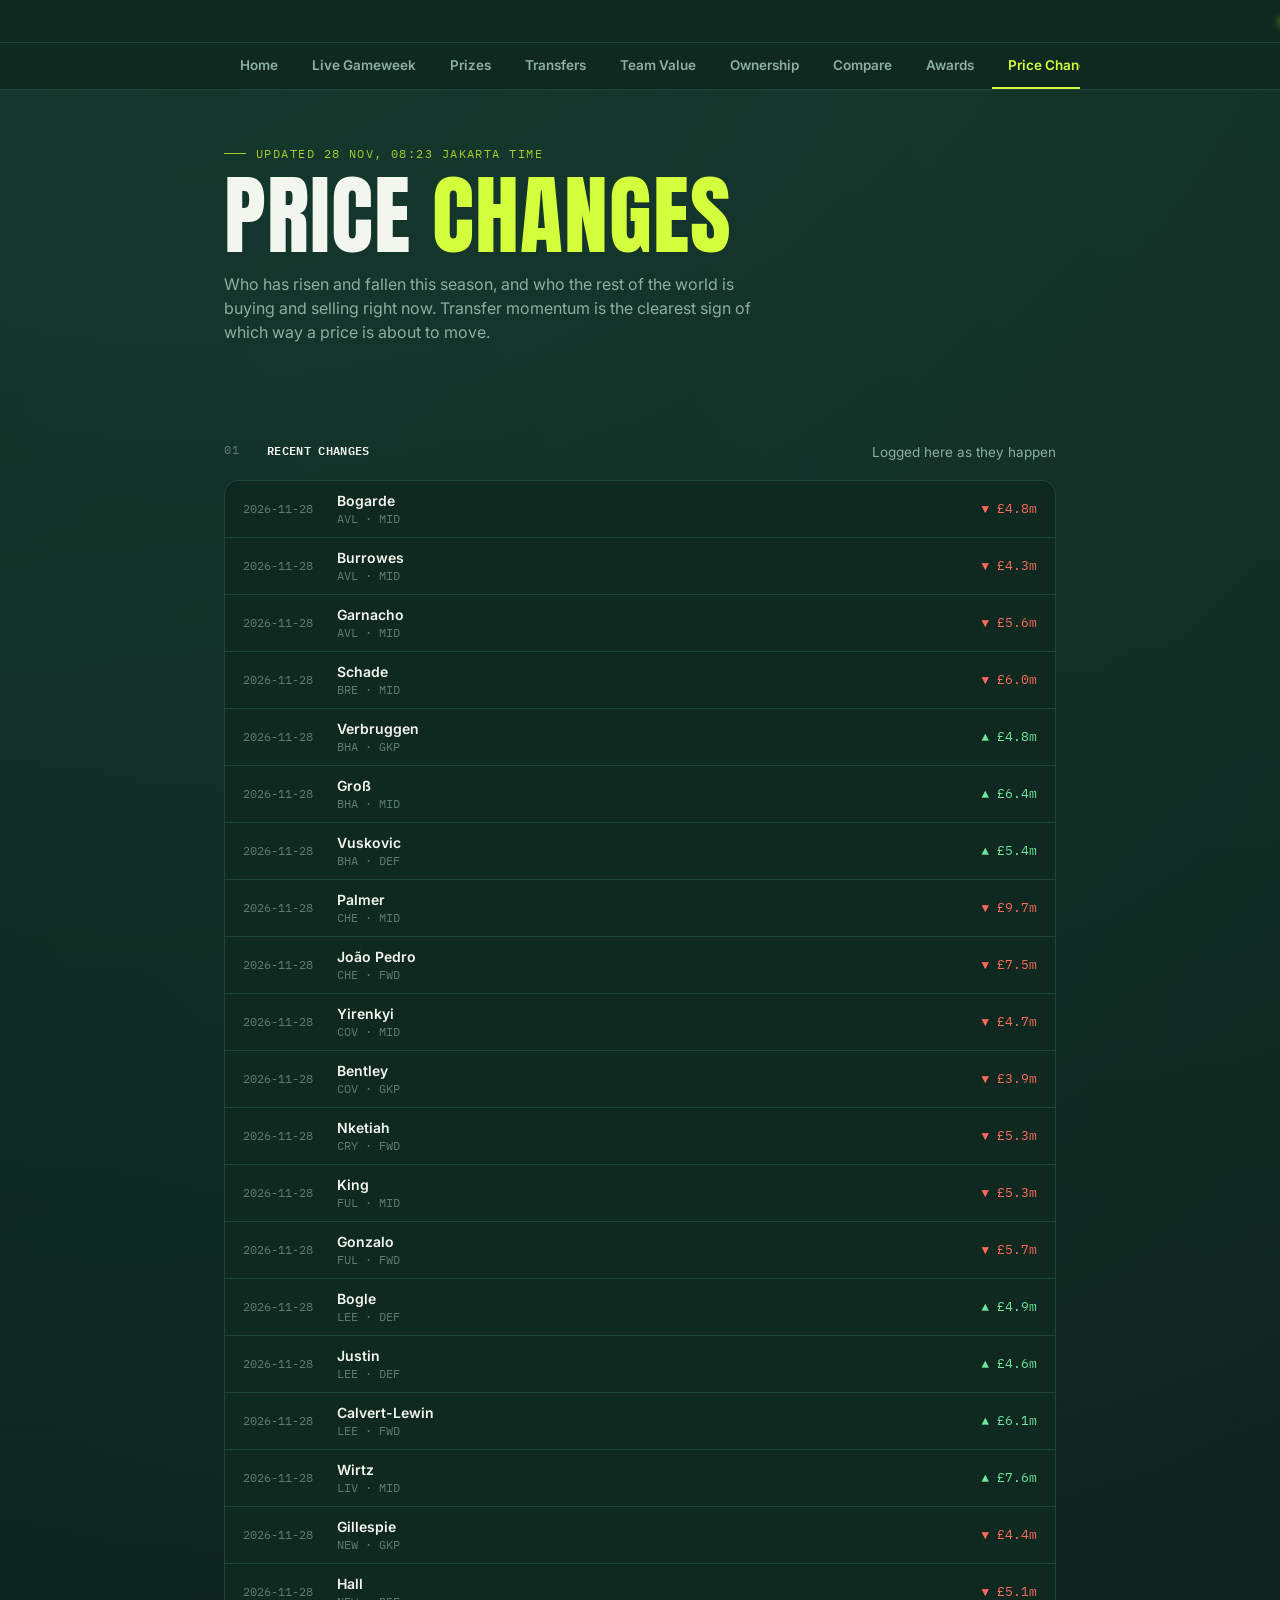
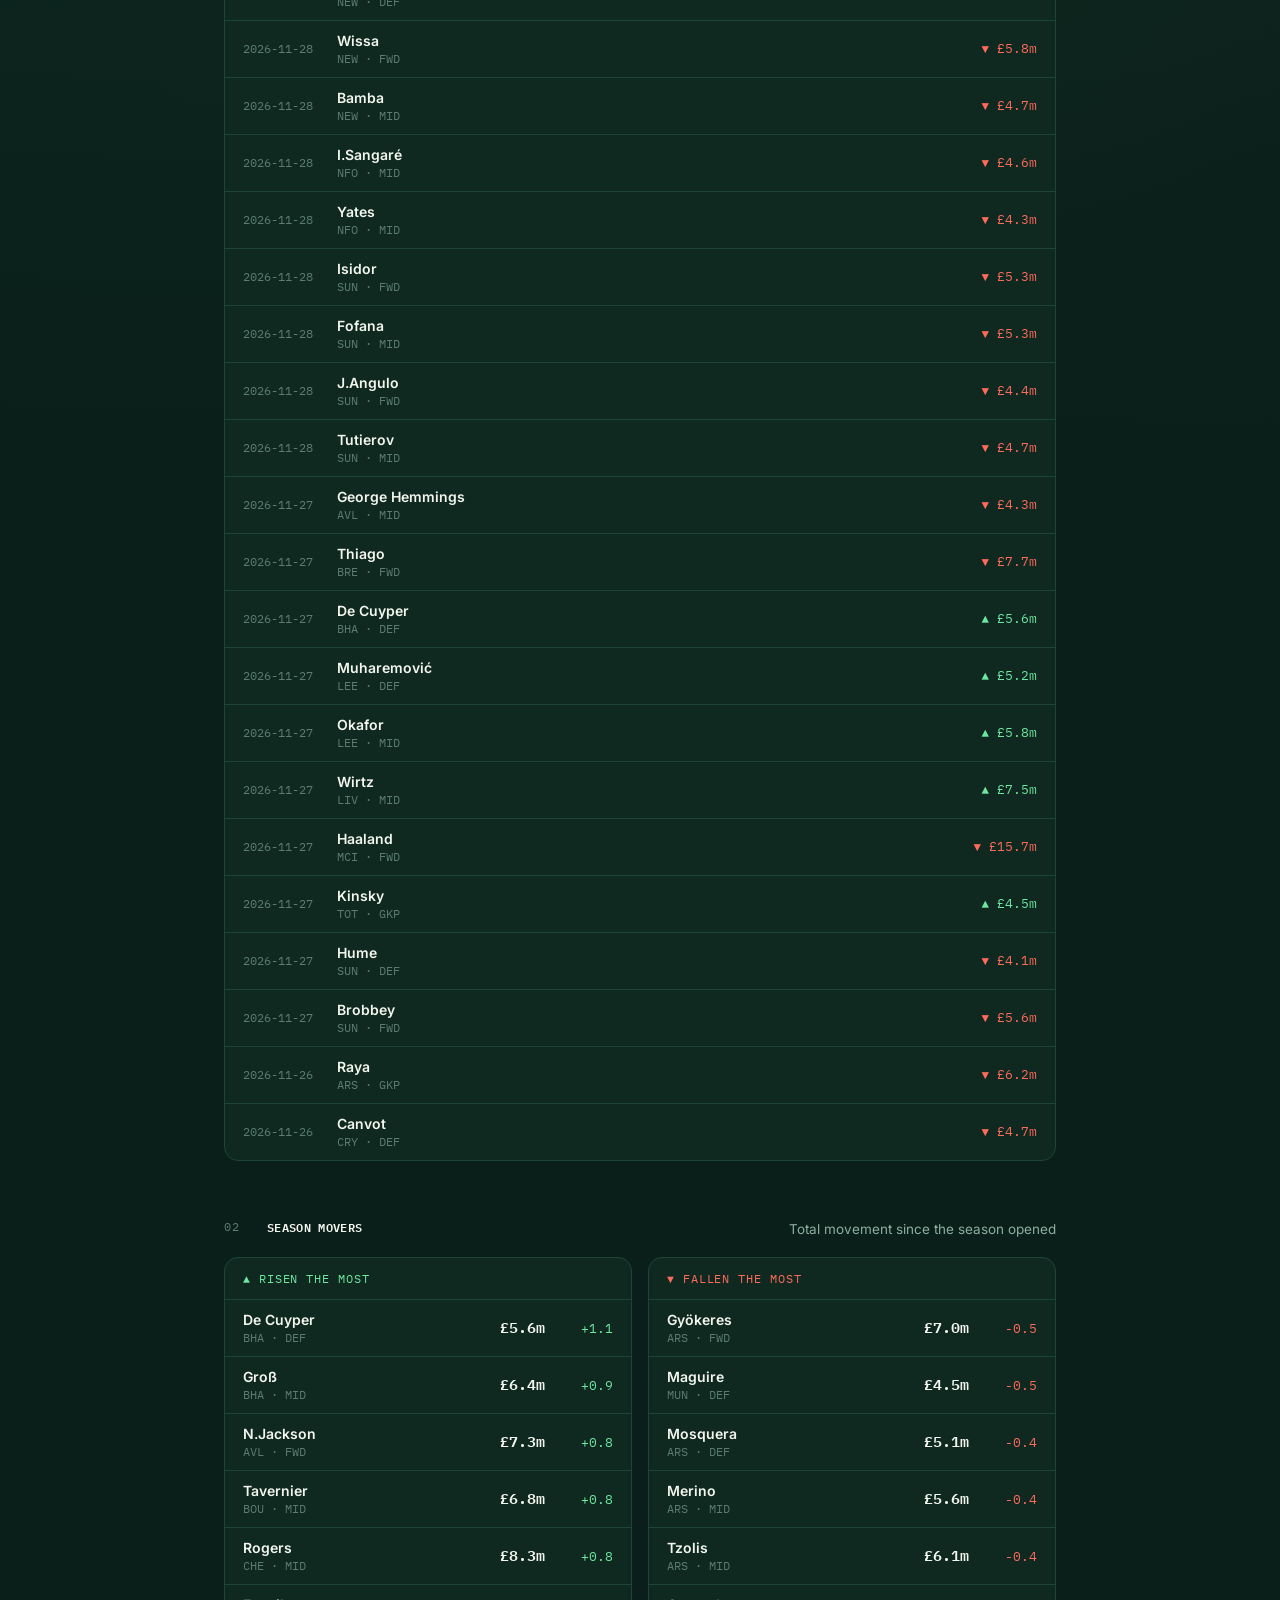
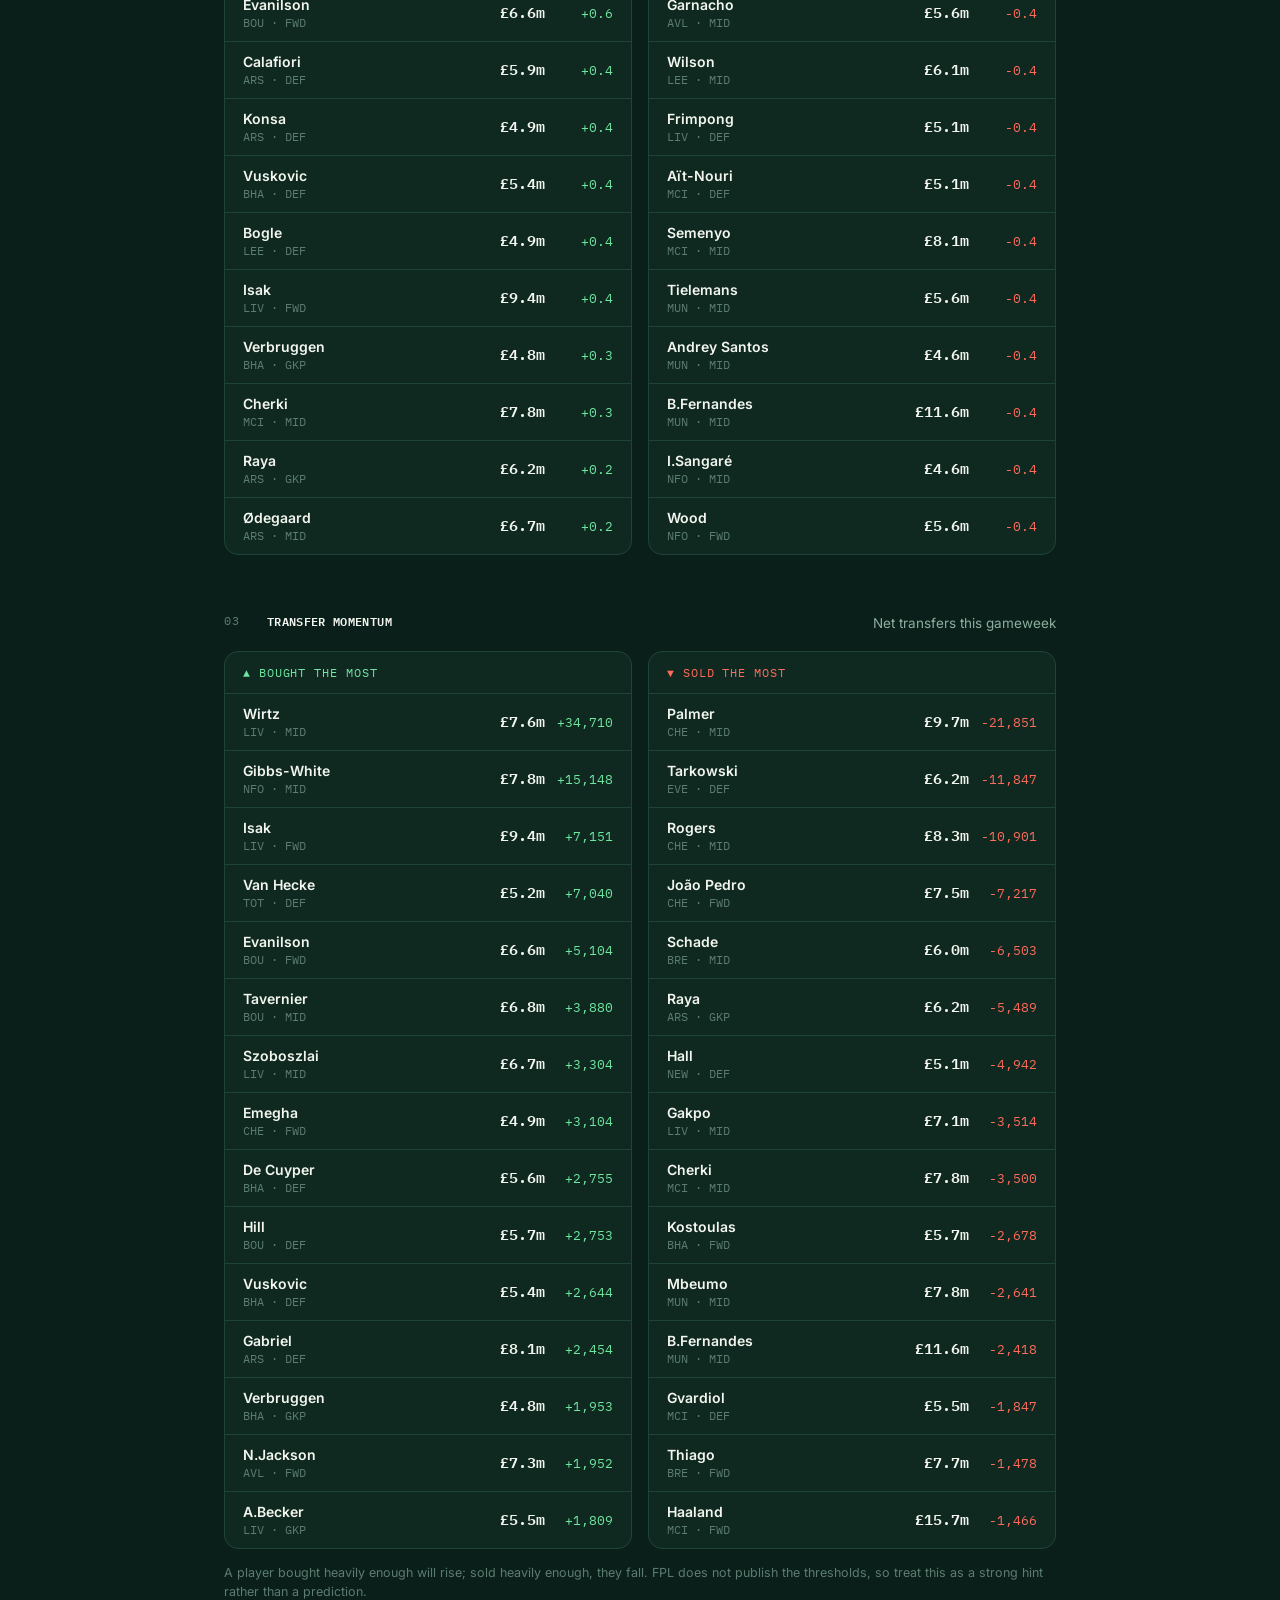
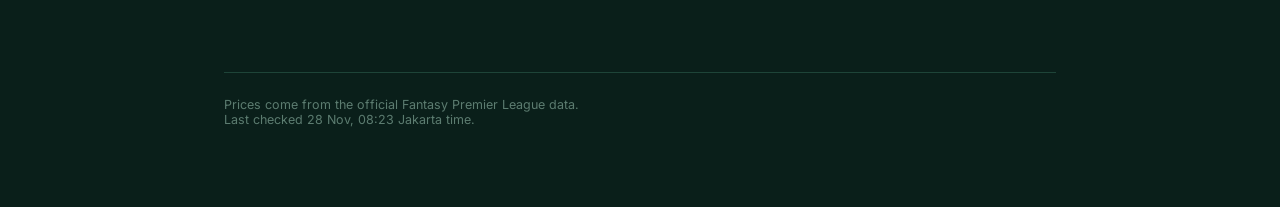
<file: prices.html>
<!DOCTYPE html>
<html lang="en">
<head>
<meta charset="UTF-8">
<title>FPL Jakarta — Price Changes</title>
<link rel="canonical" href="https://fpljakarta.qd.je/prices.html">
<meta name="viewport" content="width=device-width, initial-scale=1.0">
<link rel="preconnect" href="https://fonts.googleapis.com">
<link href="https://fonts.googleapis.com/css2?family=Anton&family=Inter:wght@400;500;600;700;800&family=IBM+Plex+Mono:wght@400;500;600&display=swap" rel="stylesheet">
<style>
  :root{
    --bg: #0a1f1a;
    --bg-elevated: #0f2921;
    --line: #1e4438;
    --floodlight: #f3f6ee;
    --muted: #8caf9f;
    --muted-dim: #5c7c70;
    --lime: #d4ff3d;
    --lime-dim: #a7cc2e;
    --up: #6ee7a0;
    --down: #ff6b5b;
    --gold: #f0b429;
    --radius: 14px;
  }

  *{box-sizing:border-box;}
  body{
    margin:0;
    background:
      radial-gradient(circle at 15% -10%, #163d31 0%, transparent 45%),
      radial-gradient(circle at 100% 0%, #12281f 0%, transparent 40%),
      var(--bg);
    color: var(--floodlight);
    font-family: 'Inter', sans-serif;
    padding: 0 0 80px;
  }

  .wrap{ max-width: 880px; margin: 0 auto; padding: 0 24px; }

  /* ---------- live ticker ---------- */
  .ticker{
    border-bottom: 1px solid var(--line);
    background: var(--bg-elevated);
    overflow: hidden;
    white-space: nowrap;
    padding: 9px 0;
  }
  .ticker-track{
    display: inline-flex;
    gap: 40px;
    animation: scroll 13s linear infinite;
    padding-left: 100%;
  }
  @keyframes scroll{ to{ transform: translateX(-100%); } }
  .ticker-item{ font-family:'IBM Plex Mono', monospace; font-size: 12.5px; color: var(--muted); display:inline-flex; align-items:center; gap:8px;}
  .live-dot{ width:6px; height:6px; border-radius:50%; background: var(--lime); box-shadow: 0 0 8px var(--lime); animation: pulse 1.4s ease-in-out infinite; flex-shrink:0;}
  @keyframes pulse{ 0%,100%{opacity:1;} 50%{opacity:.35;} }
  .ticker-item b{ color: var(--floodlight); font-weight:600; }
  .up-txt{ color: var(--up); } .down-txt{ color: var(--down); }

  /* ---------- nav tabs ---------- */
  .nav{ border-bottom: 1px solid var(--line); background: var(--bg-elevated); }
  .nav-inner{
    max-width: 880px; margin: 0 auto; padding: 0 24px;
    display: flex; gap: 2px; overflow-x: auto; scrollbar-width: none;
  }
  .nav-inner::-webkit-scrollbar{ display: none; }
  .nav-inner a{
    font-family:'Inter'; font-weight: 600; font-size: 13.5px;
    color: var(--muted); text-decoration: none; white-space: nowrap;
    padding: 14px 16px; border-bottom: 2px solid transparent;
    transition: color .15s ease, border-color .15s ease;
  }
  .nav-inner a:hover{ color: var(--floodlight); }
  .nav-inner a.active{ color: var(--lime); border-bottom-color: var(--lime); }
  .nav-inner a .ext{ font-size: 10px; opacity: .55; margin-left: 3px; }

  /* ---------- header ---------- */
  header{ padding: 56px 0 40px; }
  .eyebrow{
    font-family:'IBM Plex Mono', monospace;
    font-size: 12px; letter-spacing: .12em; text-transform: uppercase;
    color: var(--lime-dim); margin: 0 0 14px;
    display:flex; align-items:center; gap:10px;
  }
  .eyebrow::before{ content:''; width: 22px; height: 1px; background: var(--lime-dim); }
  h1{
    font-family:'Anton', sans-serif;
    font-weight:400;
    font-size: clamp(48px, 9vw, 88px);
    line-height: .92;
    letter-spacing: .01em;
    margin: 0 0 16px;
    text-transform: uppercase;
  }
  h1 span{ color: var(--lime); }
  header p.lede{ color: var(--muted); font-size: 16px; max-width: 560px; line-height:1.5; margin:0; }

  /* ---------- sections ---------- */
  section{ margin-top: 56px; }
  .section-head{ display:flex; justify-content:space-between; align-items:flex-end; margin-bottom:20px; gap: 16px; flex-wrap:wrap;}
  .section-label{
    font-family:'IBM Plex Mono', monospace;
    font-size: 12px; letter-spacing:.1em; text-transform:uppercase; color: var(--muted-dim);
    display:flex; align-items:center; gap: 10px;
  }
  .section-label b{ color: var(--floodlight); font-weight:600; letter-spacing:.03em; }
  .section-note{ color: var(--muted); font-size: 13.5px; }

  .cols{ display:grid; grid-template-columns: 1fr 1fr; gap: 16px; }
  @media (max-width:640px){ .cols{ grid-template-columns: 1fr; } }

  .card{ background: var(--bg-elevated); border:1px solid var(--line); border-radius: var(--radius); overflow:hidden; }
  .card-head{
    font-family:'IBM Plex Mono', monospace; font-size:11.5px; letter-spacing:.08em;
    text-transform:uppercase; color: var(--muted-dim);
    padding: 13px 18px; border-bottom:1px solid var(--line);
    display:flex; align-items:center; gap:8px;
  }
  .card-head.up{ color: var(--up); } .card-head.down{ color: var(--down); }

  .prow{
    display:grid; grid-template-columns: 1fr auto auto;
    align-items:center; gap: 12px; padding: 11px 18px;
    border-bottom: 1px solid var(--line);
  }
  .prow:last-child{ border-bottom:none; }
  .who{ display:flex; flex-direction:column; gap:2px; min-width:0; }
  .who .name{ font-weight:600; font-size:14px; white-space:nowrap; overflow:hidden; text-overflow:ellipsis; }
  .who .meta{ font-size:11.5px; color: var(--muted-dim); font-family:'IBM Plex Mono', monospace; }
  .price{ font-family:'IBM Plex Mono', monospace; font-weight:600; font-size:14.5px; }
  .delta{ font-family:'IBM Plex Mono', monospace; font-size:12.5px; min-width:56px; text-align:right; }
  .delta.up{ color: var(--up); } .delta.down{ color: var(--down); }

  .empty-card{
    background: var(--bg-elevated); border:1px solid var(--line); border-radius: var(--radius);
    padding: 40px 24px; text-align:center;
  }
  .empty-card .t{ font-weight:600; font-size:15px; margin-bottom:6px; }
  .empty-card .s{ color: var(--muted); font-size:13.5px; max-width:420px; margin:0 auto; line-height:1.5; }

  .log-row{
    display:grid; grid-template-columns: 82px 1fr auto;
    align-items:center; gap:12px; padding: 11px 18px; border-bottom:1px solid var(--line);
  }
  .log-row:last-child{ border-bottom:none; }
  .log-date{ font-family:'IBM Plex Mono', monospace; font-size:11.5px; color: var(--muted-dim); }

  .note{
    margin-top:14px; color: var(--muted-dim); font-size:12.5px; line-height:1.55;
  }
  .note a{ color: var(--lime-dim); }

  footer{ margin-top:70px; padding-top:24px; border-top:1px solid var(--line); color: var(--muted-dim); font-size:12.5px; }
</style>
</head>
<body>

  <div class="ticker">
    <div class="ticker-track" id="ticker-track"></div>
  </div>

  <nav class="nav">
    <div class="nav-inner">
      <a href="index.html">Home</a>
      <a href="live.html">Live Gameweek</a>
      <a href="prizes.html">Prizes</a>
      <a href="transfers.html">Transfers</a>
      <a href="teamvalue.html">Team Value</a>
      <a href="ownership.html">Ownership</a>
      <a href="compare.html">Compare</a>
      <a href="awards.html">Awards</a>
      <a href="prices.html" class="active">Price Changes</a>
      <a href="https://fantasy.premierleague.com/en/the-scout" target="_blank" rel="noopener">The Scout<span class="ext">↗</span></a>
      <a href="taproom22.html">Taproom 22</a>
      <a href="milospadel.html">Milo's Padel</a>
    </div>
  </nav>

  <div class="wrap">
    <header>
      <p class="eyebrow" id="stamp">Price changes</p>
      <h1>Price <span>Changes</span></h1>
      <p class="lede">Who has risen and fallen this season, and who the rest of the world is buying and selling right now. Transfer momentum is the clearest sign of which way a price is about to move.</p>
    </header>

    <!-- RECENT CHANGES -->
    <section>
      <div class="section-head">
        <div class="section-label">01 &nbsp;<b>Recent changes</b></div>
        <div class="section-note">Logged here as they happen</div>
      </div>
      <div id="log-mount"></div>
    </section>

    <!-- SEASON MOVERS -->
    <section>
      <div class="section-head">
        <div class="section-label">02 &nbsp;<b>Season movers</b></div>
        <div class="section-note">Total movement since the season opened</div>
      </div>
      <div id="movers-mount"></div>
    </section>

    <!-- MOMENTUM -->
    <section>
      <div class="section-head">
        <div class="section-label">03 &nbsp;<b>Transfer momentum</b></div>
        <div class="section-note">Net transfers this gameweek</div>
      </div>
      <div id="momentum-mount"></div>
      <p class="note">
        A player bought heavily enough will rise; sold heavily enough, they fall. FPL does not publish
        the thresholds, so treat this as a strong hint rather than a prediction.
      </p>
    </section>

    <footer id="footer-note">
      Prices come from the official Fantasy Premier League data.
    </footer>
  </div>

<script src="assets/site.js"></script>
<script>
let priceData = null;

// A deployed copy of this page is only as fresh as the host's last build, but
// the data files are refreshed in the repo every few minutes. So ask GitHub for
// the repo copy as well as the deployed one and keep whichever was generated
// later. If GitHub is unreachable the deployed copy is still used, and if the
// deploy is stale the repo copy carries the page.
async function load(){
  priceData = await loadJson('prices.json');
  if(!priceData) console.error('Could not load prices.json');
  renderLog();
  renderMovers();
  renderMomentum();
  renderStamp();
  pricesTicker();
}

function escapeHtml(str){
  return String(str ?? '').replace(/[&<>"']/g, c => ({'&':'&amp;','<':'&lt;','>':'&gt;','"':'&quot;',"'":'&#39;'}[c]));
}

function money(n){ return '£' + Number(n).toFixed(1) + 'm'; }

/* Who the world is buying and selling hardest -- the clearest sign of which
   way a price is about to move, which is what this page is for. */
function pricesTicker(){
  const track = document.getElementById('ticker-track');
  const inbound = priceData?.momentum_in || [];
  const outbound = priceData?.momentum_out || [];
  const log = priceData?.log || [];

  if(!inbound.length && !outbound.length){
    renderTicker(track, 'FPL Jakarta — Prices',
      [tickerItem('Transfer momentum appears once the season is under way')]);
    return;
  }

  const num = n => Number(n).toLocaleString('en-GB');
  const items = [];

  if(log.length){
    const up = log.filter(c => c.to > c.from).length;
    items.push(tickerItem(
      `<b>${log.length}</b> price change${log.length === 1 ? '' : 's'} logged · ` +
      `<span class="up-txt">${up} up</span> <span class="down-txt">${log.length - up} down</span>`));
  }

  inbound.slice(0, 8).forEach(p => items.push(tickerItem(
    `<b>${escapeHtml(p.name)}</b> <span class="up-txt">+${num(p.net)}</span>`)));
  outbound.slice(0, 8).forEach(p => items.push(tickerItem(
    `<b>${escapeHtml(p.name)}</b> <span class="down-txt">${num(p.net)}</span>`)));

  renderTicker(track, 'FPL Jakarta — Prices', items);
}

function emptyCard(title, sub){
  return `<div class="empty-card"><div class="t">${escapeHtml(title)}</div><div class="s">${escapeHtml(sub)}</div></div>`;
}

function playerRow(p, deltaHtml){
  return `
    <div class="prow">
      <div class="who">
        <span class="name">${escapeHtml(p.name)}</span>
        <span class="meta">${escapeHtml(p.team)} &middot; ${escapeHtml(p.pos)}</span>
      </div>
      <div class="price">${money(p.price)}</div>
      ${deltaHtml}
    </div>`;
}

function renderLog(){
  const mount = document.getElementById('log-mount');
  const log = priceData?.log || [];

  if(!log.length){
    mount.innerHTML = emptyCard(
      'No price changes recorded yet',
      'FPL has not moved any prices since this page started watching. Changes are logged here the moment they happen, usually overnight.');
    return;
  }

  const rows = log.slice(0, 40).map(c => {
    const up = c.to > c.from;
    return `
      <div class="log-row">
        <div class="log-date">${escapeHtml(c.date)}</div>
        <div class="who">
          <span class="name">${escapeHtml(c.name)}</span>
          <span class="meta">${escapeHtml(c.team)} &middot; ${escapeHtml(c.pos)}</span>
        </div>
        <div class="delta ${up ? 'up' : 'down'}">${up ? '▲' : '▼'} ${money(c.to)}</div>
      </div>`;
  }).join('');

  mount.innerHTML = `<div class="card">${rows}</div>`;
}

function renderMovers(){
  const mount = document.getElementById('movers-mount');
  const risers = priceData?.risers || [];
  const fallers = priceData?.fallers || [];

  if(!risers.length && !fallers.length){
    mount.innerHTML = emptyCard(
      'Nothing has moved yet this season',
      'Every player is still at their starting price. This fills up once FPL begins applying changes.');
    return;
  }

  const list = (arr, dir) => arr.length
    ? arr.map(p => playerRow(p, `<div class="delta ${dir}">${dir === 'up' ? '+' : ''}${Number(p.change).toFixed(1)}</div>`)).join('')
    : `<div class="prow"><div class="who"><span class="meta">None yet</span></div><div></div><div></div></div>`;

  mount.innerHTML = `
    <div class="cols">
      <div class="card">
        <div class="card-head up">▲ Risen the most</div>
        ${list(risers, 'up')}
      </div>
      <div class="card">
        <div class="card-head down">▼ Fallen the most</div>
        ${list(fallers, 'down')}
      </div>
    </div>`;
}

function renderMomentum(){
  const mount = document.getElementById('momentum-mount');
  const ins = priceData?.momentum_in || [];
  const outs = priceData?.momentum_out || [];

  if(!ins.length && !outs.length){
    mount.innerHTML = emptyCard('No transfer data yet', 'This appears once the gameweek is under way.');
    return;
  }

  const fmt = n => (n > 0 ? '+' : '') + Number(n).toLocaleString('en-GB');
  const list = (arr, dir) => arr
    .map(p => playerRow(p, `<div class="delta ${dir}">${fmt(p.net)}</div>`)).join('');

  mount.innerHTML = `
    <div class="cols">
      <div class="card">
        <div class="card-head up">▲ Bought the most</div>
        ${list(ins, 'up')}
      </div>
      <div class="card">
        <div class="card-head down">▼ Sold the most</div>
        ${list(outs, 'down')}
      </div>
    </div>`;
}

function renderStamp(){
  const at = priceData?.generated_at;
  if(!at) return;
  const dt = new Date(at);
  const formatted = dt.toLocaleString('en-GB', { timeZone: 'Asia/Jakarta', day: 'numeric', month: 'short', hour: '2-digit', minute: '2-digit' });
  document.getElementById('stamp').textContent = `Updated ${formatted} Jakarta time`;
  document.getElementById('footer-note').innerHTML += `<br>Last checked ${formatted} Jakarta time.`;
}

load();
</script>
</body>
</html>
</file>
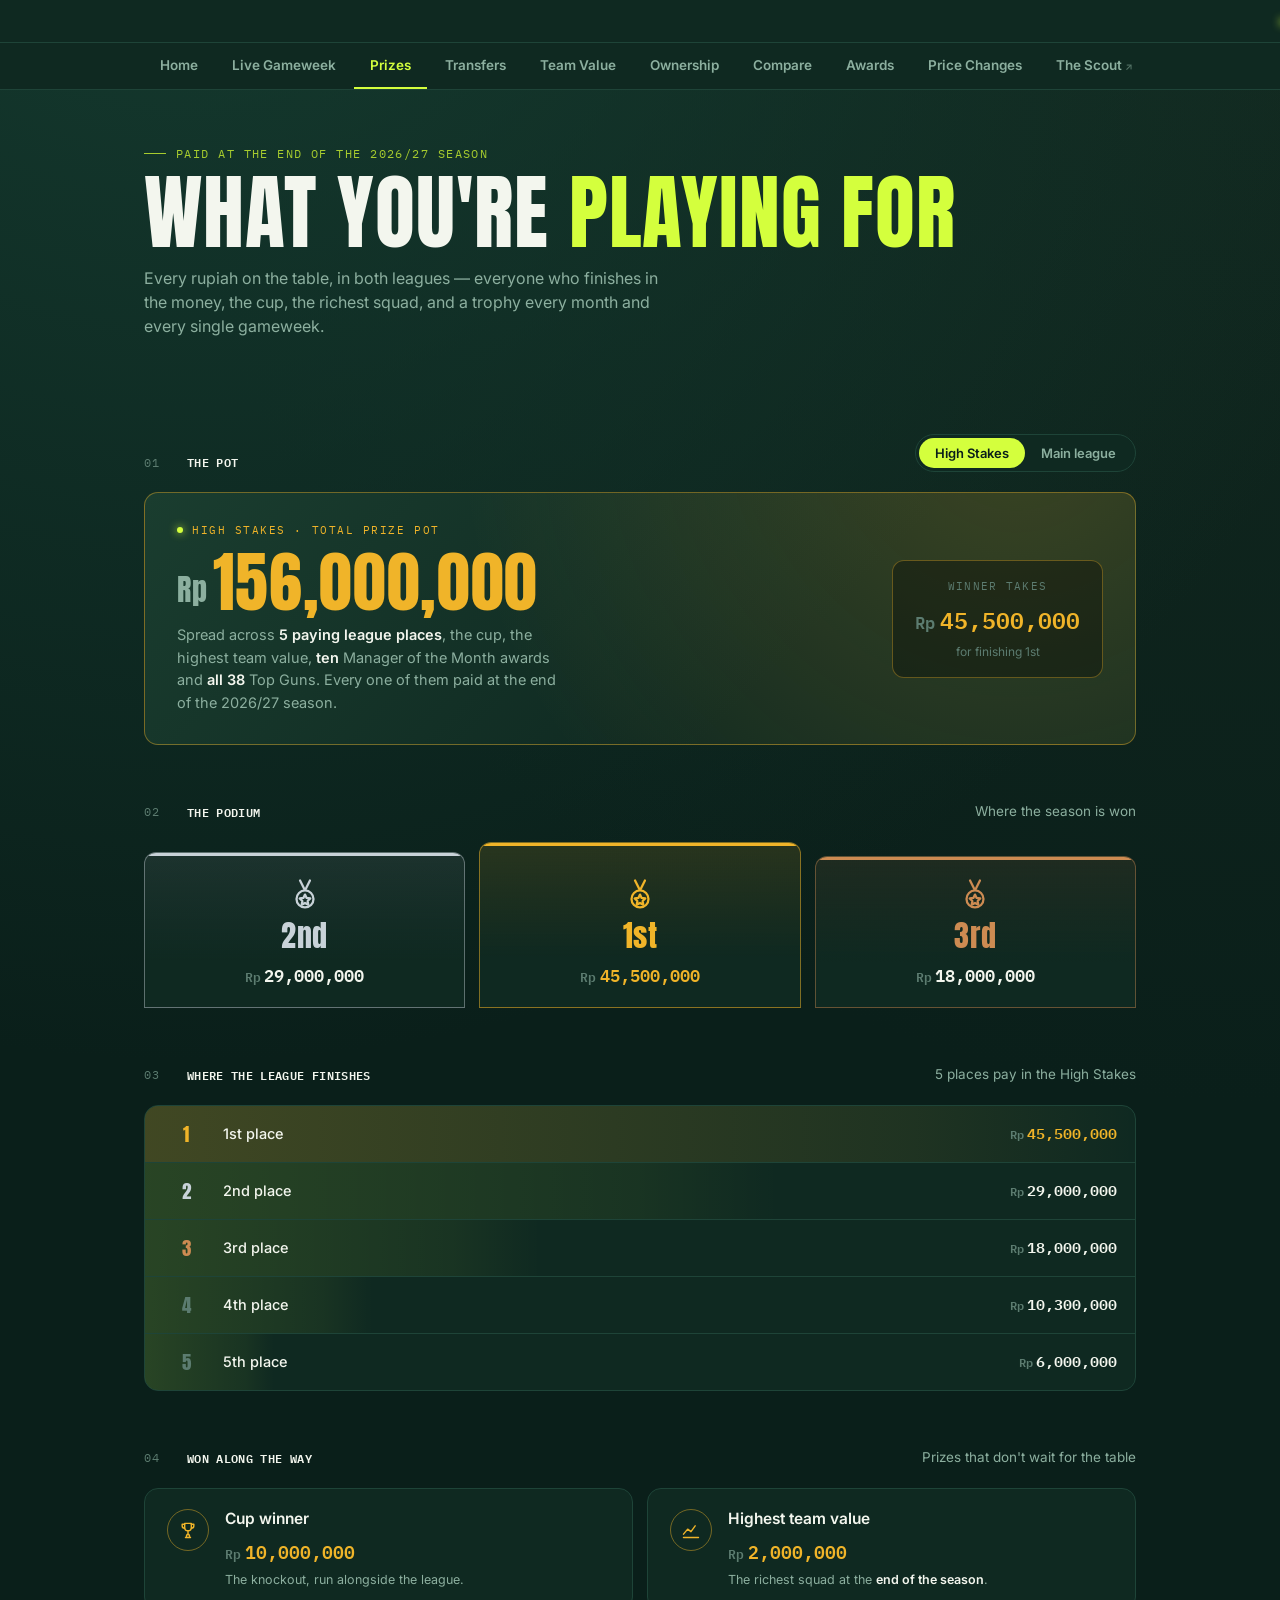
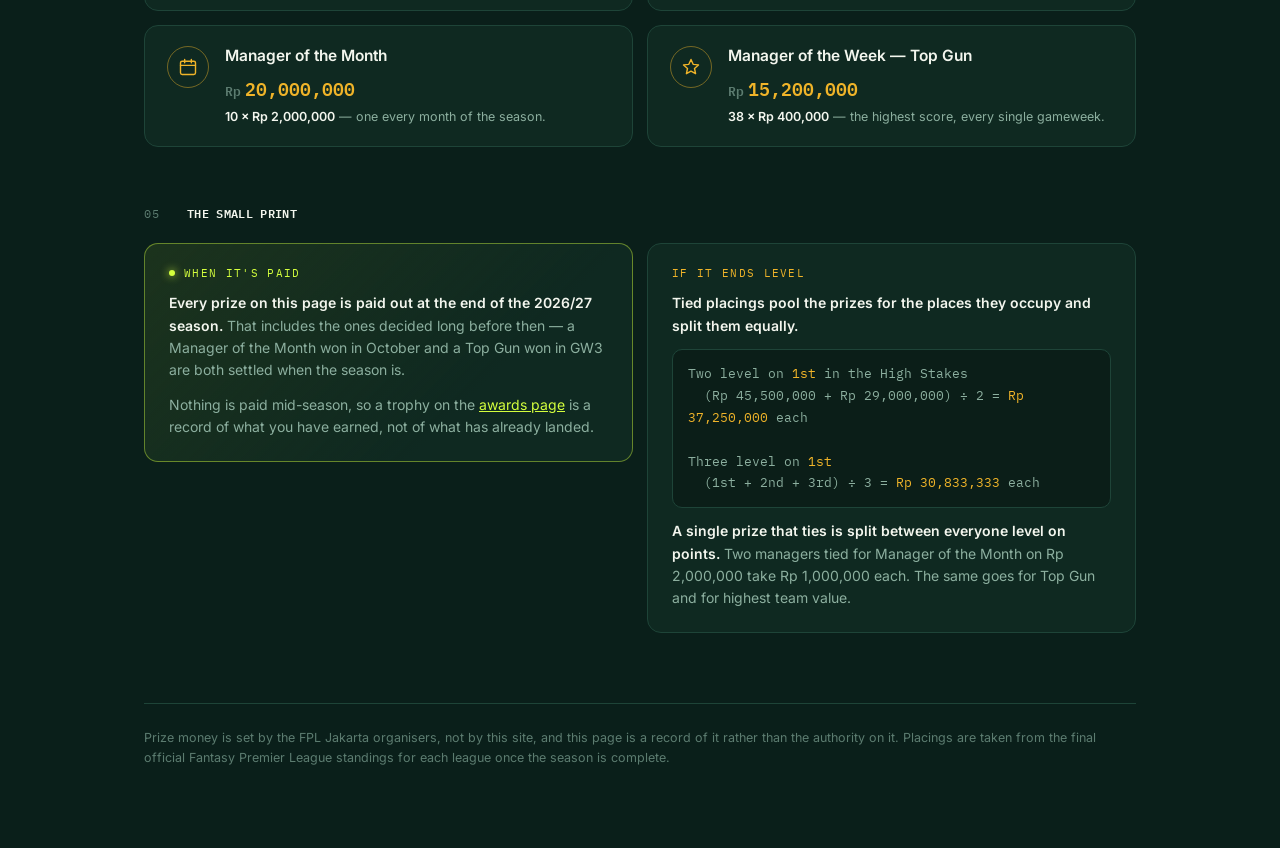
<file: prizes.html>
<!DOCTYPE html>
<html lang="en">
<head>
<meta charset="UTF-8">
<title>FPL Jakarta — Prizes</title>
<link rel="canonical" href="https://fpljakarta.qd.je/prizes.html">
<meta name="viewport" content="width=device-width, initial-scale=1.0">
<meta name="description" content="What FPL Jakarta pays out — league placings, the cup, highest team value, Manager of the Month and Top Gun, in both the Main and High Stakes leagues.">
<link rel="preconnect" href="https://fonts.googleapis.com">
<link href="https://fonts.googleapis.com/css2?family=Anton&family=Inter:wght@400;500;600;700;800&family=IBM+Plex+Mono:wght@400;500;600&display=swap" rel="stylesheet">
<link rel="stylesheet" href="assets/site.css">
<style>
  /* ---------------------------------------------------------------------
     Prizes

     The one page on the site that is selling something rather than
     reporting it, so it is allowed more colour than the rest -- gold for
     money, a podium for the top three, a bar behind each row so the drop
     from first to ninth is visible rather than only readable.

     Everything is drawn in CSS and inline SVG. No images, so nothing to
     load and nothing to go stale.
  --------------------------------------------------------------------- */

  :root{ --silver:#c8d2d8; --bronze:#cd8b52; }

  /* ---------- the pot ---------- */
  .pot{
    position:relative; overflow:hidden;
    border:1px solid rgba(240,180,41,.42); border-radius: var(--radius);
    background:
      radial-gradient(circle at 88% -30%, rgba(240,180,41,.20), transparent 60%),
      linear-gradient(135deg, #1a3d2f 0%, var(--bg-elevated) 65%);
    padding: 30px 32px;
  }
  .pot-grid{
    position:relative; z-index:1;
    display:grid; grid-template-columns: 1fr auto; gap:28px; align-items:center;
  }
  @media (max-width:720px){ .pot-grid{ grid-template-columns:1fr; gap:22px; } }

  .pot-tag{
    font-family:'IBM Plex Mono', monospace; font-size:11px; letter-spacing:.14em;
    text-transform:uppercase; color: var(--gold);
    display:flex; align-items:center; gap:9px; margin-bottom:14px;
  }
  .pot-total{
    font-family:'Anton', sans-serif; font-weight:400; line-height:.95;
    font-size: clamp(38px, 7vw, 66px); letter-spacing:.01em;
    color: var(--gold); margin:0 0 10px;
  }
  .pot-total .rp{ font-size:.45em; color: var(--muted); margin-right:.18em; vertical-align:.28em; }
  .pot-sub{ color: var(--muted); font-size:14.5px; line-height:1.55; max-width:44ch; margin:0; }
  .pot-sub b{ color: var(--floodlight); font-weight:600; }

  .pot-top{
    background: rgba(0,0,0,.30); border:1px solid rgba(240,180,41,.35);
    border-radius:12px; padding:18px 22px; text-align:center; min-width:190px;
  }
  .pot-top .k{
    font-family:'IBM Plex Mono', monospace; font-size:10.5px; letter-spacing:.12em;
    text-transform:uppercase; color: var(--muted-dim); margin-bottom:8px;
  }
  .pot-top .v{
    font-family:'IBM Plex Mono', monospace; font-weight:600; font-size:23px; color: var(--gold);
  }
  .pot-top .v .rp{ color: var(--muted-dim); font-size:.72em; margin-right:.3em; }
  .pot-top .s{ font-size:12px; color: var(--muted-dim); margin-top:6px; }

  /* ---------- podium ---------- */
  .podium{
    display:grid; grid-template-columns: repeat(3, 1fr); gap:14px; align-items:end;
  }
  @media (max-width:640px){ .podium{ grid-template-columns:1fr; align-items:stretch; } }

  .step{
    border:1px solid var(--line); border-radius: 12px 12px 0 0;
    background: var(--bg-elevated); padding:20px 16px 18px; text-align:center;
    position:relative; overflow:hidden;
  }
  .step::before{
    content:''; position:absolute; inset:0 0 auto; height:3px; background: var(--line);
  }
  .step .rank{
    font-family:'Anton', sans-serif; font-size:30px; line-height:1;
    margin-bottom:10px; letter-spacing:.02em;
  }
  .step .amt{
    font-family:'IBM Plex Mono', monospace; font-weight:600; font-size:17px;
    color: var(--floodlight);
  }
  .step .amt .rp{ color: var(--muted-dim); font-size:.75em; margin-right:.25em; }
  .step .medal{ width:34px; height:34px; margin:0 auto 10px; display:block; }

  .step.gold{ border-color: rgba(240,180,41,.5); background: linear-gradient(180deg, rgba(240,180,41,.13), var(--bg-elevated) 70%); padding-top:34px; }
  .step.gold::before{ background: var(--gold); }
  .step.gold .rank, .step.gold .amt{ color: var(--gold); }

  .step.silver{ border-color: rgba(200,210,216,.42); background: linear-gradient(180deg, rgba(200,210,216,.09), var(--bg-elevated) 70%); padding-top:24px; }
  .step.silver::before{ background: var(--silver); }
  .step.silver .rank{ color: var(--silver); }

  .step.bronze{ border-color: rgba(205,139,82,.42); background: linear-gradient(180deg, rgba(205,139,82,.10), var(--bg-elevated) 70%); }
  .step.bronze::before{ background: var(--bronze); }
  .step.bronze .rank{ color: var(--bronze); }

  /* Order the columns 2-1-3 so the winner stands in the middle, but stack
     them 1-2-3 on a phone where there is no podium to stand on. */
  .podium .step:nth-child(1){ order:2; }
  .podium .step:nth-child(2){ order:1; }
  .podium .step:nth-child(3){ order:3; }
  @media (max-width:640px){
    .podium .step{ order:0 !important; border-radius:12px; padding-top:20px; }
  }

  /* ---------- placings table ---------- */
  .rows{ display:flex; flex-direction:column; }
  .prow{
    display:grid; grid-template-columns: 46px 1fr auto; gap:14px; align-items:center;
    padding:14px 18px; border-bottom:1px solid var(--line); position:relative;
  }
  .prow:last-child{ border-bottom:none; }
  /* The bar is the graphic: how big this prize is against the biggest one. */
  .prow .bar{
    position:absolute; left:0; top:0; bottom:0; z-index:0;
    background: linear-gradient(90deg, rgba(212,255,61,.13) 0%, rgba(212,255,61,.05) 78%, transparent 100%);
  }
  .prow.gold .bar{ background: linear-gradient(90deg, rgba(240,180,41,.22) 0%, rgba(240,180,41,.07) 78%, transparent 100%); }
  .prow > *{ position:relative; z-index:1; }
  .prow .pos{
    font-family:'Anton', sans-serif; font-size:19px; color: var(--muted-dim); text-align:center;
  }
  .prow.gold .pos{ color: var(--gold); }
  .prow.silver .pos{ color: var(--silver); }
  .prow.bronze .pos{ color: var(--bronze); }
  .prow .what{ font-size:14.5px; font-weight:500; }
  .prow .what .s{ display:block; font-size:12px; color: var(--muted-dim); margin-top:3px; font-weight:400; }
  .prow .money{
    font-family:'IBM Plex Mono', monospace; font-weight:600; font-size:15px;
    white-space:nowrap; text-align:right;
  }
  .prow.gold .money{ color: var(--gold); }
  .prow .money .rp{ color: var(--muted-dim); font-size:.78em; margin-right:.3em; }

  /* ---------- season-long prizes ---------- */
  .extras{ display:grid; grid-template-columns: repeat(2, 1fr); gap:14px; }
  @media (max-width:720px){ .extras{ grid-template-columns:1fr; } }
  .extra{
    border:1px solid var(--line); border-radius: var(--radius);
    background: var(--bg-elevated); padding:20px 22px;
    display:flex; gap:16px; align-items:flex-start;
    transition: border-color .15s ease, transform .15s ease;
  }
  .extra:hover{ border-color: rgba(240,180,41,.42); transform: translateY(-1px); }
  .extra .ico{
    width:42px; height:42px; border-radius:50%; flex-shrink:0;
    display:flex; align-items:center; justify-content:center;
    border:1.5px solid rgba(240,180,41,.45); color: var(--gold);
  }
  .extra .ico svg{ width:20px; height:20px; }
  .extra .t{ font-weight:600; font-size:15.5px; margin-bottom:4px; }
  .extra .money{
    font-family:'IBM Plex Mono', monospace; font-weight:600; font-size:18px;
    color: var(--gold); margin:8px 0 5px;
  }
  .extra .money .rp{ color: var(--muted-dim); font-size:.72em; margin-right:.3em; }
  .extra .s{ font-size:12.5px; color: var(--muted); line-height:1.5; }
  .extra .s b{ color: var(--floodlight); font-weight:600; }

  /* ---------- rules ---------- */
  .rules{ display:grid; grid-template-columns: 1fr 1fr; gap:14px; align-items:start; }
  @media (max-width:720px){ .rules{ grid-template-columns:1fr; } }
  .rule{
    border:1px solid var(--line); border-radius: var(--radius);
    background: var(--bg-elevated); padding:22px 24px;
  }
  .rule.paid{
    border-color: rgba(212,255,61,.42);
    background: linear-gradient(135deg, rgba(212,255,61,.09) 0%, var(--bg-elevated) 68%);
  }
  .rule .h{
    font-family:'IBM Plex Mono', monospace; font-size:11px; letter-spacing:.12em;
    text-transform:uppercase; color: var(--lime); margin-bottom:12px;
    display:flex; align-items:center; gap:9px;
  }
  .rule.split .h{ color: var(--gold); }
  .rule p{ margin:0 0 12px; color: var(--muted); font-size:14px; line-height:1.6; }
  .rule p:last-child{ margin-bottom:0; }
  .rule b{ color: var(--floodlight); font-weight:600; }
  .worked{
    font-family:'IBM Plex Mono', monospace; font-size:12.5px; line-height:1.75;
    background: rgba(0,0,0,.26); border:1px solid var(--line); border-radius:10px;
    padding:13px 15px; margin:12px 0; color: var(--muted);
  }
  .worked .r{ color: var(--gold); }
</style>
</head>
<body>

  <div class="ticker">
    <div class="ticker-track" id="ticker-track"></div>
  </div>

  <nav class="nav">
    <div class="nav-inner">
      <a href="index.html">Home</a>
      <a href="live.html">Live Gameweek</a>
      <a href="prizes.html" class="active">Prizes</a>
      <a href="transfers.html">Transfers</a>
      <a href="teamvalue.html">Team Value</a>
      <a href="ownership.html">Ownership</a>
      <a href="compare.html">Compare</a>
      <a href="awards.html">Awards</a>
      <a href="prices.html">Price Changes</a>
      <a href="https://fantasy.premierleague.com/en/the-scout" target="_blank" rel="noopener">The Scout<span class="ext">↗</span></a>
      <a href="taproom22.html">Taproom 22</a>
      <a href="milospadel.html">Milo's Padel</a>
    </div>
  </nav>

  <div class="wrap wide">
    <header>
      <p class="eyebrow">Paid at the end of the 2026/27 season</p>
      <h1>What you're <span>playing for</span></h1>
      <p class="lede">Every rupiah on the table, in both leagues &mdash; everyone
        who finishes in the money, the cup, the richest squad, and a trophy every
        month and every single gameweek.</p>
    </header>

    <section>
      <div class="section-head">
        <div class="section-label">01 &nbsp;<b>The pot</b></div>
        <div class="toggle" id="league-toggle">
          <button data-league="high_stakes" class="active">High Stakes</button>
          <button data-league="main">Main league</button>
        </div>
      </div>
      <div class="pot" id="pot-mount"></div>
    </section>

    <section>
      <div class="section-head">
        <div class="section-label">02 &nbsp;<b>The podium</b></div>
        <div class="section-note">Where the season is won</div>
      </div>
      <div class="podium" id="podium-mount"></div>
    </section>

    <section>
      <div class="section-head">
        <div class="section-label">03 &nbsp;<b>Where the league finishes</b></div>
        <div class="section-note" id="places-note"></div>
      </div>
      <div class="table-card"><div class="rows" id="places-mount"></div></div>
    </section>

    <section>
      <div class="section-head">
        <div class="section-label">04 &nbsp;<b>Won along the way</b></div>
        <div class="section-note">Prizes that don't wait for the table</div>
      </div>
      <div class="extras" id="extras-mount"></div>
    </section>

    <section>
      <div class="section-head">
        <div class="section-label">05 &nbsp;<b>The small print</b></div>
      </div>
      <div class="rules">
        <div class="rule paid">
          <div class="h"><span class="live-dot"></span> When it's paid</div>
          <p><b>Every prize on this page is paid out at the end of the
            2026/27 season.</b> That includes the ones decided long before then
            &mdash; a Manager of the Month won in October and a Top Gun won in
            GW3 are both settled when the season is.</p>
          <p>Nothing is paid mid-season, so a trophy on the
            <a href="awards.html" style="color:var(--lime);">awards page</a> is a
            record of what you have earned, not of what has already landed.</p>
        </div>

        <div class="rule split">
          <div class="h">If it ends level</div>
          <p><b>Tied placings pool the prizes for the places they occupy and
            split them equally.</b></p>
          <div class="worked" id="tie-example"></div>
          <p><b>A single prize that ties is split between everyone level on
            points.</b> Two managers tied for Manager of the Month on
            <span id="tie-motm-full"></span> take
            <span id="tie-motm-half"></span> each. The same goes for Top Gun and
            for highest team value.</p>
        </div>
      </div>
    </section>

    <footer>
      Prize money is set by the FPL Jakarta organisers, not by this site, and
      this page is a record of it rather than the authority on it. Placings are
      taken from the final official Fantasy Premier League standings for each
      league once the season is complete.
    </footer>
  </div>

<script src="assets/site.js"></script>
<script>
/* ---------------------------------------------------------------------------
   The prize list

   Static, because it is. No data file, no fetch, no staleness -- if the
   organisers change a number, it changes here in a commit. Amounts are held
   as plain integers so the arithmetic on this page (pot totals, the tie
   worked example, bar widths) is done from the same numbers on display
   rather than from a second copy that could drift.
--------------------------------------------------------------------------- */

const PRIZES = {
  high_stakes: {
    name: 'High Stakes',
    places: [
      { pos: 1, amount: 45500000 },
      { pos: 2, amount: 29000000 },
      { pos: 3, amount: 18000000 },
      { pos: 4, amount: 10300000 },
      { pos: 5, amount:  6000000 },
    ],
    extras: [
      { icon:'cup',   title:'Cup winner',            amount:10000000, note:'The knockout, run alongside the league.' },
      { icon:'chart', title:'Highest team value',    amount: 2000000, note:'The richest squad at the <b>end of the season</b>.' },
      { icon:'month', title:'Manager of the Month',  amount:20000000, note:'<b>10 &times; Rp 2,000,000</b> — one every month of the season.' },
      { icon:'star',  title:'Manager of the Week — Top Gun', amount:15200000, note:'<b>38 &times; Rp 400,000</b> — the highest score, every single gameweek.' },
    ],
  },
  main: {
    name: 'Main league',
    places: [
      { pos: 1, amount: 19500000 },
      { pos: 2, amount: 12500000 },
      { pos: 3, amount:  9000000 },
      { pos: 4, amount:  6500000 },
      { pos: 5, amount:  5000000 },
      { pos: 6, amount:  4000000 },
      { pos: 7, amount:  3400000 },
      { pos: 8, amount:  3000000 },
      { pos: 9, amount:  1500000, sub:'Money back' },
    ],
    extras: [
      { icon:'cup',   title:'Cup winner',            amount: 5000000, note:'The knockout, run alongside the league.' },
      { icon:'chart', title:'Highest team value',    amount: 1500000, note:'The richest squad at the <b>end of the season</b>.' },
      { icon:'month', title:'Manager of the Month',  amount:10000000, note:'<b>10 &times; Rp 1,000,000</b> — one every month of the season.' },
      { icon:'star',  title:'Manager of the Week — Top Gun', amount: 7600000, note:'<b>38 &times; Rp 200,000</b> — the highest score, every single gameweek.' },
    ],
  },
};

/* Outline glyphs at one stroke weight, matching the awards page. */
const ICONS = {
  cup:   '<svg viewBox="0 0 24 24" fill="none" stroke="currentColor" stroke-width="1.7" stroke-linecap="round" stroke-linejoin="round"><path d="M8 4h8v5a4 4 0 01-8 0z"/><path d="M8 5H5v2a3 3 0 003 3M16 5h3v2a3 3 0 01-3 3"/><path d="M12 13v4M9 21h6M10 21c0-2 1-4 2-4s2 2 2 4"/></svg>',
  chart: '<svg viewBox="0 0 24 24" fill="none" stroke="currentColor" stroke-width="1.7" stroke-linecap="round" stroke-linejoin="round"><path d="M3 17l5-6 4 3 5-7"/><path d="M3 21h18"/></svg>',
  month: '<svg viewBox="0 0 24 24" fill="none" stroke="currentColor" stroke-width="1.7" stroke-linecap="round" stroke-linejoin="round"><rect x="3" y="5" width="18" height="16" rx="2"/><path d="M3 10h18M8 3v4M16 3v4"/></svg>',
  star:  '<svg viewBox="0 0 24 24" fill="none" stroke="currentColor" stroke-width="1.7" stroke-linejoin="round"><path d="M12 3l2.6 5.8 6.4.7-4.8 4.3 1.3 6.2L12 17l-5.5 3 1.3-6.2L3 9.5l6.4-.7z"/></svg>',
};

/* A ribboned medal, tinted by whichever step it sits on. */
function medal(tone){
  const fill = { gold:'var(--gold)', silver:'var(--silver)', bronze:'var(--bronze)' }[tone];
  return `<svg class="medal" viewBox="0 0 24 24" fill="none" stroke="${fill}"
      stroke-width="1.6" stroke-linecap="round" stroke-linejoin="round" aria-hidden="true">
    <path d="M8.5 2.5l3 6M15.5 2.5l-3 6"/>
    <circle cx="12" cy="15.5" r="6"/>
    <path d="M12 12.4l1.15 2.35 2.6.38-1.88 1.83.44 2.58L12 18.3l-2.31 1.24.44-2.58-1.88-1.83 2.6-.38z"/>
  </svg>`;
}

const state = { league: 'high_stakes' };

function rp(n){ return `<span class="rp">Rp</span>${commas(n)}`; }

function potOf(league){
  const p = PRIZES[league];
  return p.places.reduce((t, x) => t + x.amount, 0)
       + p.extras.reduce((t, x) => t + x.amount, 0);
}

const ORDINAL = ['', '1st', '2nd', '3rd', '4th', '5th', '6th', '7th', '8th', '9th'];
const TONE = { 1:'gold', 2:'silver', 3:'bronze' };

function renderPot(){
  const p = PRIZES[state.league];
  const paying = p.places.length;
  document.getElementById('pot-mount').innerHTML = `
    <div class="pot-grid">
      <div>
        <div class="pot-tag"><span class="live-dot"></span> ${esc(p.name)} &middot; total prize pot</div>
        <p class="pot-total">${rp(potOf(state.league))}</p>
        <p class="pot-sub">Spread across <b>${paying} paying league places</b>, the cup,
          the highest team value, <b>ten</b> Manager of the Month awards and
          <b>all 38</b> Top Guns. Every one of them paid at the end of the
          2026/27 season.</p>
      </div>
      <div class="pot-top">
        <div class="k">Winner takes</div>
        <div class="v">${rp(p.places[0].amount)}</div>
        <div class="s">for finishing 1st</div>
      </div>
    </div>`;
}

function renderPodium(){
  const p = PRIZES[state.league];
  document.getElementById('podium-mount').innerHTML = p.places.slice(0, 3).map(x => {
    const tone = TONE[x.pos];
    return `<div class="step ${tone}">
      ${medal(tone)}
      <div class="rank">${ORDINAL[x.pos]}</div>
      <div class="amt">${rp(x.amount)}</div>
    </div>`;
  }).join('');
}

function renderPlaces(){
  const p = PRIZES[state.league];
  const top = p.places[0].amount;

  document.getElementById('places-note').textContent =
    `${p.places.length} places pay in the ${p.name}`;

  document.getElementById('places-mount').innerHTML = p.places.map(x => {
    const tone = TONE[x.pos] || '';
    // Floor the bar so the smallest prize is still visibly a bar.
    const pct = Math.max(7, Math.round(x.amount / top * 100));
    return `<div class="prow ${tone}">
      <div class="bar" style="width:${pct}%"></div>
      <div class="pos">${x.pos}</div>
      <div class="what">${ORDINAL[x.pos]} place${
        x.sub ? `<span class="s">${esc(x.sub)}</span>` : ''}</div>
      <div class="money">${rp(x.amount)}</div>
    </div>`;
  }).join('');
}

function renderExtras(){
  document.getElementById('extras-mount').innerHTML = PRIZES[state.league].extras.map(x => `
    <div class="extra">
      <div class="ico">${ICONS[x.icon]}</div>
      <div>
        <div class="t">${esc(x.title)}</div>
        <div class="money">${rp(x.amount)}</div>
        <div class="s">${x.note}</div>
      </div>
    </div>`).join('');
}

/* The worked example is computed from the same numbers as the table above, so
   it can never quote a figure the page has since stopped paying. */
function renderRules(){
  const p = PRIZES[state.league];
  const first = p.places[0].amount, second = p.places[1].amount;
  const motm = p.extras.find(x => x.icon === 'month');
  const each = motm.amount / 10;

  document.getElementById('tie-example').innerHTML =
    `Two level on <span class="r">1st</span> in the ${esc(p.name)}<br>` +
    `&nbsp;&nbsp;(Rp ${commas(first)} + Rp ${commas(second)}) &divide; 2` +
    ` = <span class="r">Rp ${commas((first + second) / 2)}</span> each<br><br>` +
    `Three level on <span class="r">1st</span><br>` +
    `&nbsp;&nbsp;(1st + 2nd + 3rd) &divide; 3` +
    ` = <span class="r">Rp ${commas(Math.round(
        (first + second + p.places[2].amount) / 3))}</span> each`;

  document.getElementById('tie-motm-full').textContent = 'Rp ' + commas(each);
  document.getElementById('tie-motm-half').textContent = 'Rp ' + commas(each / 2);
}

function renderTicker_(){
  const p = PRIZES[state.league];
  renderTicker(document.getElementById('ticker-track'), 'FPL Jakarta — Prizes', [
    tickerItem(`<b>${esc(p.name)}</b> · pot <b>Rp ${commas(potOf(state.league))}</b>`),
    tickerItem(`1st <b>Rp ${commas(p.places[0].amount)}</b>`),
    tickerItem(`2nd <b>Rp ${commas(p.places[1].amount)}</b>`),
    tickerItem(`3rd <b>Rp ${commas(p.places[2].amount)}</b>`),
    ...p.extras.map(x => tickerItem(
      `${esc(x.title)} <b>Rp ${commas(x.amount)}</b>`)),
    tickerItem('All prizes paid at the <b>end of the 2026/27 season</b>'),
  ]);
}

function render(){
  renderPot();
  renderPodium();
  renderPlaces();
  renderExtras();
  renderRules();
  renderTicker_();
}

wireLeagueToggle(document.getElementById('league-toggle'), league => {
  state.league = league;
  render();
});

render();
</script>
</body>
</html>
</file>
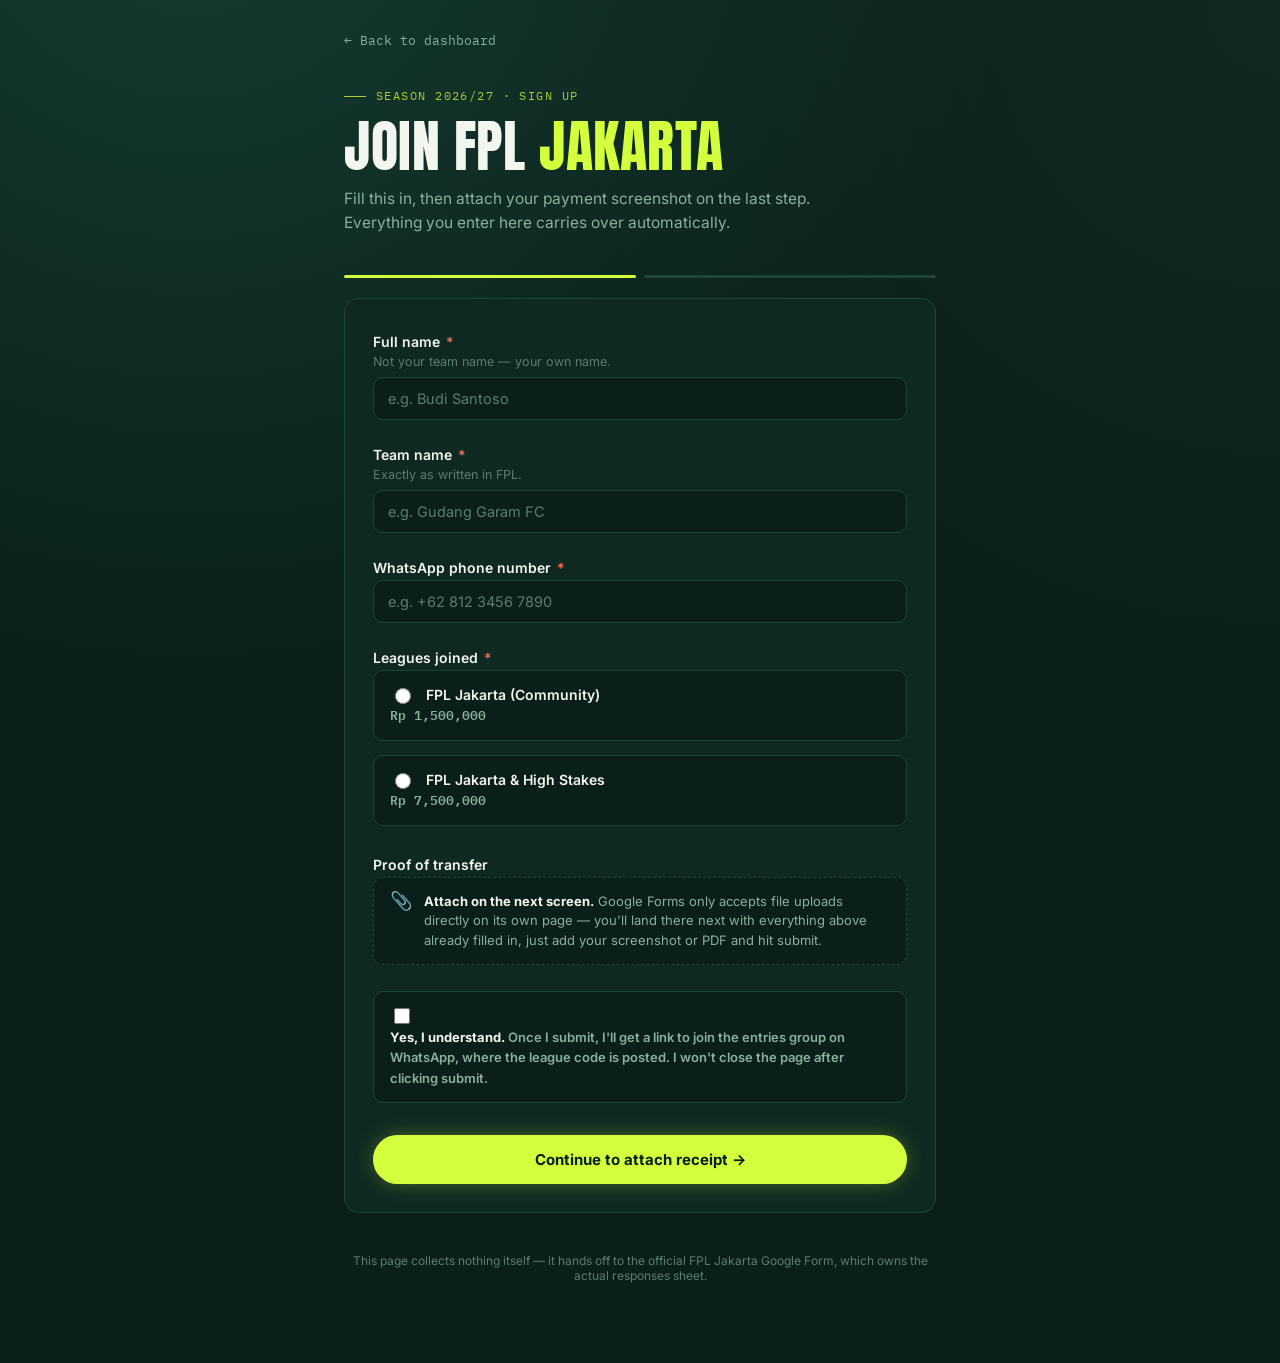
<file: signup.html>
<!DOCTYPE html>
<html lang="en">
<head>
<meta charset="UTF-8">
<title>Sign up — FPL Jakarta</title>
<link rel="canonical" href="https://fpljakarta.qd.je/signup.html">
<meta name="viewport" content="width=device-width, initial-scale=1.0">
<link rel="preconnect" href="https://fonts.googleapis.com">
<link href="https://fonts.googleapis.com/css2?family=Anton&family=Inter:wght@400;500;600;700;800&family=IBM+Plex+Mono:wght@400;500;600&display=swap" rel="stylesheet">
<style>
  :root{
    --bg: #0a1f1a;
    --bg-elevated: #0f2921;
    --line: #1e4438;
    --floodlight: #f3f6ee;
    --muted: #8caf9f;
    --muted-dim: #5c7c70;
    --lime: #d4ff3d;
    --lime-dim: #a7cc2e;
    --gold: #f0b429;
    --down: #ff6b5b;
    --radius: 14px;
  }
  *{box-sizing:border-box;}
  body{
    margin:0;
    background:
      radial-gradient(circle at 15% -10%, #163d31 0%, transparent 45%),
      radial-gradient(circle at 100% 0%, #12281f 0%, transparent 40%),
      var(--bg);
    color: var(--floodlight);
    font-family: 'Inter', sans-serif;
    padding: 0 0 80px;
  }
  .wrap{ max-width: 640px; margin: 0 auto; padding: 0 24px; }

  .backlink{
    display:inline-flex; align-items:center; gap:6px;
    font-family:'IBM Plex Mono', monospace; font-size:12.5px; color: var(--muted);
    text-decoration:none; margin-top:32px;
  }
  .backlink:hover{ color: var(--lime); }

  header{ padding: 20px 0 36px; }
  .eyebrow{
    font-family:'IBM Plex Mono', monospace;
    font-size: 12px; letter-spacing: .12em; text-transform: uppercase;
    color: var(--lime-dim); margin: 18px 0 14px;
    display:flex; align-items:center; gap:10px;
  }
  .eyebrow::before{ content:''; width: 22px; height: 1px; background: var(--lime-dim); }
  h1{
    font-family:'Anton', sans-serif;
    font-weight:400;
    font-size: clamp(38px, 8vw, 56px);
    line-height: .95;
    letter-spacing: .01em;
    margin: 0 0 14px;
    text-transform: uppercase;
  }
  h1 span{ color: var(--lime); }
  header p{ color: var(--muted); font-size: 15.5px; max-width: 480px; line-height:1.55; margin:0; }

  form{
    background: var(--bg-elevated);
    border: 1px solid var(--line);
    border-radius: var(--radius);
    padding: 8px 28px 28px;
  }

  .field{ margin-top: 26px; }
  .field label{
    display:block; font-weight:600; font-size:14px; margin-bottom:4px;
  }
  .field .req{ color: var(--down); margin-left:2px; }
  .field .hint{ font-size:12.5px; color: var(--muted-dim); margin-bottom:8px; }
  .field input[type="text"], .field input[type="tel"]{
    width:100%; background: var(--bg); border:1px solid var(--line); border-radius:10px;
    padding: 12px 14px; color: var(--floodlight); font-family:'Inter'; font-size:14.5px;
    outline:none; transition: border-color .15s ease;
  }
  .field input[type="text"]:focus, .field input[type="tel"]:focus{ border-color: var(--lime-dim); }
  .field input::placeholder{ color: var(--muted-dim); }

  .league-options{ display:flex; flex-direction:column; gap:10px; }
  .league-card{
    display:flex; align-items:center; justify-content:space-between; gap:12px;
    background: var(--bg); border:1px solid var(--line); border-radius:10px;
    padding: 14px 16px; cursor:pointer; transition: border-color .15s ease, background .15s ease;
  }
  .league-card:hover{ border-color: var(--muted-dim); }
  .league-card.selected{ border-color: var(--lime); background: #123024; }
  .league-card input{ accent-color: var(--lime); width:16px; height:16px; flex-shrink:0; }
  .league-card .label{ font-size:14px; font-weight:600; flex:1; }
  .league-card .price{ font-family:'IBM Plex Mono', monospace; font-size:12.5px; color: var(--muted); }

  .upload-note{
    background: var(--bg); border:1px dashed var(--line); border-radius:10px;
    padding: 14px 16px; display:flex; gap:12px; align-items:flex-start;
  }
  .upload-note .icn{ font-size:18px; line-height:1; }
  .upload-note p{ margin:0; font-size:13px; color: var(--muted); line-height:1.5; }
  .upload-note b{ color: var(--floodlight); }

  .check-row{
    display:flex; align-items:flex-start; gap:10px;
    background: var(--bg); border:1px solid var(--line); border-radius:10px; padding:14px 16px;
  }
  .check-row input{ accent-color: var(--lime); width:16px; height:16px; margin-top:2px; flex-shrink:0; }
  .check-row p{ margin:0; font-size:13px; color: var(--muted); line-height:1.55; }
  .check-row b{ color: var(--floodlight); }

  .submit-btn{
    width:100%; margin-top:28px;
    font-family:'Inter'; font-weight:700; font-size:15px; color: #0a1f1a;
    background: var(--lime); border:none; border-radius:999px; padding:15px 26px;
    cursor:pointer; transition: filter .15s ease, transform .15s ease;
    box-shadow: 0 0 24px -6px rgba(212,255,61,.5);
  }
  .submit-btn:hover{ filter: brightness(1.08); transform: translateY(-1px); }
  .submit-btn:disabled{ opacity:.5; cursor:not-allowed; transform:none; }

  .error{ color: var(--down); font-size:12.5px; margin-top:6px; display:none; }
  .error.show{ display:block; }

  .steps{ display:flex; gap:8px; margin: 4px 0 20px; }
  .step{
    flex:1; height:3px; border-radius:2px; background: var(--line);
  }
  .step.done{ background: var(--lime); }

  footer{ margin-top:40px; color: var(--muted-dim); font-size:12px; text-align:center; }
</style>
</head>
<body>
  <div class="wrap">
    <a class="backlink" href="index.html">← Back to dashboard</a>

    <header>
      <p class="eyebrow">Season 2026/27 · Sign up</p>
      <h1>Join FPL <span>Jakarta</span></h1>
      <p>Fill this in, then attach your payment screenshot on the last step. Everything you enter here carries over automatically.</p>
    </header>

    <div class="steps">
      <div class="step done"></div>
      <div class="step"></div>
    </div>

    <form id="signup-form" novalidate>
      <div class="field">
        <label for="full-name">Full name <span class="req">*</span></label>
        <div class="hint">Not your team name — your own name.</div>
        <input type="text" id="full-name" name="full-name" placeholder="e.g. Budi Santoso" required>
        <div class="error" data-for="full-name">Please enter your full name.</div>
      </div>

      <div class="field">
        <label for="team-name">Team name <span class="req">*</span></label>
        <div class="hint">Exactly as written in FPL.</div>
        <input type="text" id="team-name" name="team-name" placeholder="e.g. Gudang Garam FC" required>
        <div class="error" data-for="team-name">Please enter your team name.</div>
      </div>

      <div class="field">
        <label for="whatsapp">WhatsApp phone number <span class="req">*</span></label>
        <input type="tel" id="whatsapp" name="whatsapp" placeholder="e.g. +62 812 3456 7890" required>
        <div class="error" data-for="whatsapp">Please enter your WhatsApp number.</div>
      </div>

      <div class="field">
        <label>Leagues joined <span class="req">*</span></label>
        <div class="league-options" id="league-options">
          <label class="league-card">
            <div style="display:flex; align-items:center; gap:12px;">
              <input type="radio" name="league" value="FPL Jakarta (Community) (Rp. 1,500,000)">
              <span class="label">FPL Jakarta (Community)</span>
            </div>
            <span class="price">Rp 1,500,000</span>
          </label>
          <label class="league-card">
            <div style="display:flex; align-items:center; gap:12px;">
              <input type="radio" name="league" value="FPL Jakarta & FPL High Stakes (Rp. 7,500,000)">
              <span class="label">FPL Jakarta &amp; High Stakes</span>
            </div>
            <span class="price">Rp 7,500,000</span>
          </label>
        </div>
        <div class="error" data-for="league">Please choose a league option.</div>
      </div>

      <div class="field">
        <label>Proof of transfer</label>
        <div class="upload-note">
          <span class="icn">📎</span>
          <p><b>Attach on the next screen.</b> Google Forms only accepts file uploads directly on its own page — you'll land there next with everything above already filled in, just add your screenshot or PDF and hit submit.</p>
        </div>
      </div>

      <div class="field">
        <label class="check-row" for="ack">
          <input type="checkbox" id="ack" name="ack" required>
          <p><b>Yes, I understand.</b> Once I submit, I'll get a link to join the entries group on WhatsApp, where the league code is posted. I won't close the page after clicking submit.</p>
        </label>
        <div class="error" data-for="ack">Please confirm you understand before continuing.</div>
      </div>

      <button type="submit" class="submit-btn" id="submit-btn">Continue to attach receipt →</button>
    </form>

    <footer>
      This page collects nothing itself — it hands off to the official FPL Jakarta Google Form, which owns the actual responses sheet.
    </footer>
  </div>

<script>
const FORM_BASE = "https://docs.google.com/forms/d/e/1FAIpQLScBkea8pAMw2lKBmO0t6dOlmgLGZRccTGcuT-RzKRNi8LqE-A/viewform";
const ENTRY = {
  fullName: "entry.1245512878",
  teamName: "entry.15595235",
  whatsapp: "entry.703484555",
  league: "entry.301449799",
  ack: "entry.732297474",
};

document.querySelectorAll('.league-card').forEach(card => {
  const input = card.querySelector('input[type="radio"]');
  card.addEventListener('click', () => {
    document.querySelectorAll('.league-card').forEach(c => c.classList.remove('selected'));
    input.checked = true;
    card.classList.add('selected');
  });
});

function showError(name, show){
  const el = document.querySelector(`.error[data-for="${name}"]`);
  if(el) el.classList.toggle('show', show);
}

document.getElementById('signup-form').addEventListener('submit', (e) => {
  e.preventDefault();

  const fullName = document.getElementById('full-name').value.trim();
  const teamName = document.getElementById('team-name').value.trim();
  const whatsapp = document.getElementById('whatsapp').value.trim();
  const league = document.querySelector('input[name="league"]:checked');
  const ack = document.getElementById('ack').checked;

  let valid = true;
  showError('full-name', !fullName); if(!fullName) valid = false;
  showError('team-name', !teamName); if(!teamName) valid = false;
  showError('whatsapp', !whatsapp); if(!whatsapp) valid = false;
  showError('league', !league); if(!league) valid = false;
  showError('ack', !ack); if(!ack) valid = false;

  if(!valid) return;

  const params = new URLSearchParams();
  params.set('usp', 'pp_url');
  params.set(ENTRY.fullName, fullName);
  params.set(ENTRY.teamName, teamName);
  params.set(ENTRY.whatsapp, whatsapp);
  params.set(ENTRY.league, league.value);
  params.set(ENTRY.ack, 'Yes, I Understand');

  const btn = document.getElementById('submit-btn');
  btn.disabled = true;
  btn.textContent = 'Opening the form…';

  window.location.href = `${FORM_BASE}?${params.toString()}`;
});
</script>
</body>
</html>
</file>
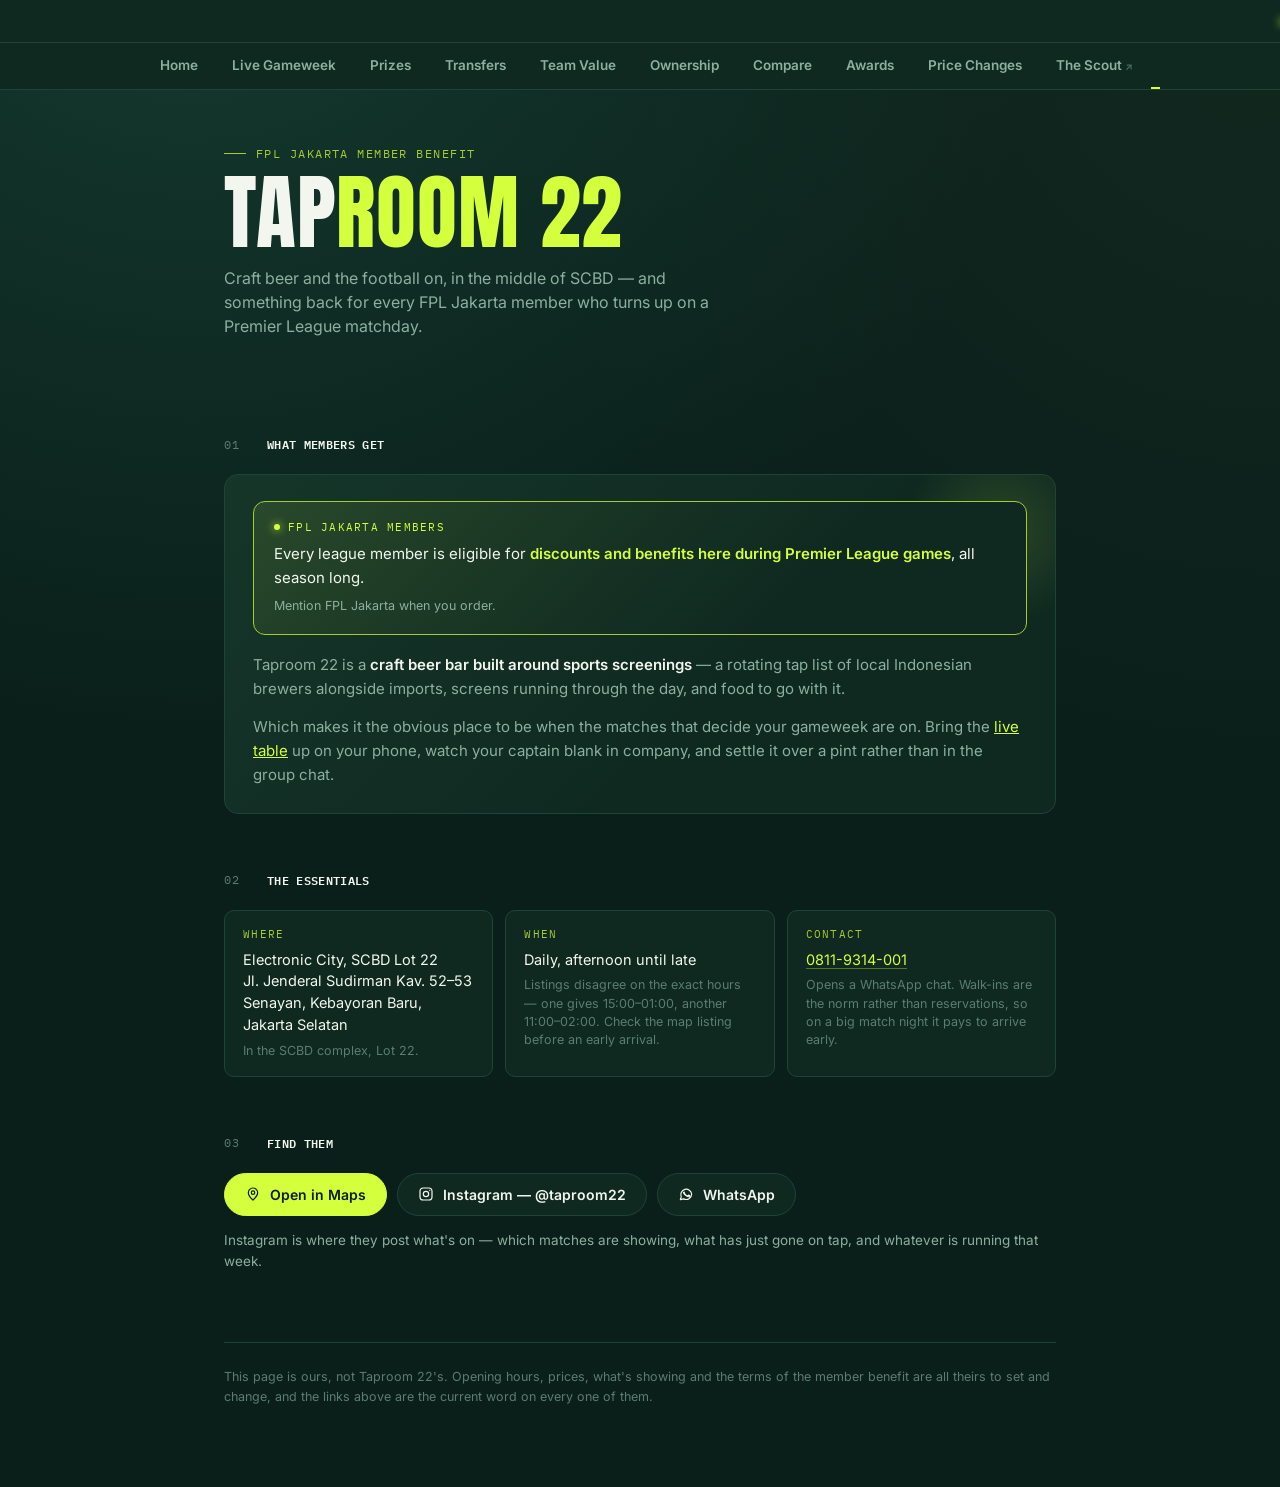
<file: taproom22.html>
<!DOCTYPE html>
<html lang="en">
<head>
<meta charset="UTF-8">
<title>FPL Jakarta — Taproom 22 SCBD</title>
<link rel="canonical" href="https://fpljakarta.qd.je/taproom22.html">
<meta name="viewport" content="width=device-width, initial-scale=1.0">
<meta name="description" content="Taproom 22 in SCBD — craft beer and every Premier League match on screen, with discounts and benefits for FPL Jakarta members all season.">
<link rel="preconnect" href="https://fonts.googleapis.com">
<link href="https://fonts.googleapis.com/css2?family=Anton&family=Inter:wght@400;500;600;700;800&family=IBM+Plex+Mono:wght@400;500;600&display=swap" rel="stylesheet">
<link rel="stylesheet" href="assets/site.css">
</head>
<body>

  <div class="ticker">
    <div class="ticker-track" id="ticker-track"></div>
  </div>

  <nav class="nav">
    <div class="nav-inner">
      <a href="index.html">Home</a>
      <a href="live.html">Live Gameweek</a>
      <a href="prizes.html">Prizes</a>
      <a href="transfers.html">Transfers</a>
      <a href="teamvalue.html">Team Value</a>
      <a href="ownership.html">Ownership</a>
      <a href="compare.html">Compare</a>
      <a href="awards.html">Awards</a>
      <a href="prices.html">Price Changes</a>
      <a href="https://fantasy.premierleague.com/en/the-scout" target="_blank" rel="noopener">The Scout<span class="ext">↗</span></a>
      <a href="taproom22.html" class="active">Taproom 22</a>
      <a href="milospadel.html">Milo's Padel</a>
    </div>
  </nav>

  <div class="wrap">
    <header>
      <p class="eyebrow">FPL Jakarta member benefit</p>
      <h1>Tap<span>room 22</span></h1>
      <p class="lede">Craft beer and the football on, in the middle of SCBD &mdash;
        and something back for every FPL Jakarta member who turns up on a
        Premier League matchday.</p>
    </header>

    <section>
      <div class="section-head">
        <div class="section-label">01 &nbsp;<b>What members get</b></div>
      </div>
      <div class="venue-hero">
        <div class="perk">
          <div class="tag"><span class="live-dot"></span> FPL Jakarta members</div>
          <div class="txt">Every league member is eligible for
            <b>discounts and benefits here during Premier League games</b>,
            all season long.</div>
          <div class="sub">Mention FPL Jakarta when you order.</div>
        </div>
        <p>Taproom 22 is a <b>craft beer bar built around sports screenings</b>
          &mdash; a rotating tap list of local Indonesian brewers alongside
          imports, screens running through the day, and food to go with it.</p>
        <p>Which makes it the obvious place to be when the matches that decide
          your gameweek are on. Bring the <a href="live.html">live table</a> up on
          your phone, watch your captain blank in company, and settle it over a
          pint rather than in the group chat.</p>
      </div>
    </section>

    <section>
      <div class="section-head">
        <div class="section-label">02 &nbsp;<b>The essentials</b></div>
      </div>

      <div class="facts">
        <div class="fact">
          <div class="k">Where</div>
          <div class="v">Electronic City, SCBD Lot 22<br>
            Jl. Jenderal Sudirman Kav. 52&ndash;53<br>
            Senayan, Kebayoran Baru, Jakarta Selatan</div>
          <div class="s">In the SCBD complex, Lot 22.</div>
        </div>
        <div class="fact">
          <div class="k">When</div>
          <div class="v">Daily, afternoon until late</div>
          <div class="s">Listings disagree on the exact hours &mdash; one gives
            15:00&ndash;01:00, another 11:00&ndash;02:00. Check the map listing
            before an early arrival.</div>
        </div>
        <div class="fact">
          <div class="k">Contact</div>
          <div class="v"><a href="https://wa.me/628119314001" target="_blank" rel="noopener">0811-9314-001</a></div>
          <div class="s">Opens a WhatsApp chat. Walk-ins are the norm rather than
            reservations, so on a big match night it pays to arrive early.</div>
        </div>
      </div>
    </section>

    <section>
      <div class="section-head">
        <div class="section-label">03 &nbsp;<b>Find them</b></div>
      </div>
      <div class="links">
        <a class="link-btn primary" href="https://share.google/zs2RZY2Qs69T6vN7y" target="_blank" rel="noopener">
          <svg viewBox="0 0 24 24" fill="none" stroke="currentColor" stroke-width="1.8" stroke-linecap="round" stroke-linejoin="round"><path d="M12 21s7-6.2 7-11a7 7 0 10-14 0c0 4.8 7 11 7 11z"/><circle cx="12" cy="10" r="2.6"/></svg> Open in Maps
        </a>
        <a class="link-btn" href="https://www.instagram.com/taproom22/" target="_blank" rel="noopener">
          <svg viewBox="0 0 24 24" fill="none" stroke="currentColor" stroke-width="1.8" stroke-linecap="round" stroke-linejoin="round"><rect x="3" y="3" width="18" height="18" rx="5"/><circle cx="12" cy="12" r="4"/><circle cx="17.5" cy="6.5" r="1" fill="currentColor" stroke="none"/></svg> Instagram &mdash; @taproom22
        </a>
        <a class="link-btn" href="https://wa.me/628119314001" target="_blank" rel="noopener">
          <svg viewBox="0 0 24 24" fill="none" stroke="currentColor" stroke-width="1.8" stroke-linecap="round" stroke-linejoin="round"><path d="M3.5 20.5l1.3-4.3A8.2 8.2 0 1120.5 12a8.2 8.2 0 01-11.9 7.3z"/><path d="M9 9.2c.3 2.6 3.2 5.5 5.8 5.8l1-1.4 1.7.8-.5 1.6c-2.9.7-7.7-3-8.9-6.2l1.5-.6z"/></svg> WhatsApp
        </a>
      </div>
      <p class="section-note" style="margin-top:14px;">
        Instagram is where they post what's on &mdash; which matches are showing,
        what has just gone on tap, and whatever is running that week.
      </p>
    </section>

    <footer>
      This page is ours, not Taproom 22's. Opening hours, prices, what's showing
      and the terms of the member benefit are all theirs to set and change, and
      the links above are the current word on every one of them.
    </footer>
  </div>

<script src="assets/site.js"></script>
<script>
/* No data file behind this page, so the ticker carries the things worth
   knowing at a glance rather than a slogan. */
renderTicker(document.getElementById('ticker-track'), 'FPL Jakarta — Taproom 22', [
  tickerItem('<b>Electronic City</b> · SCBD Lot 22'),
  tickerItem('<b>Members</b> — discounts during Premier League games'),
  tickerItem('Craft beer, and every match on screen'),
  tickerItem('<b>0811-9314-001</b>'),
  tickerItem('Walk-ins — arrive early on a big night'),
  tickerItem('Hours vary — check the map listing'),
]);
</script>
</body>
</html>
</file>
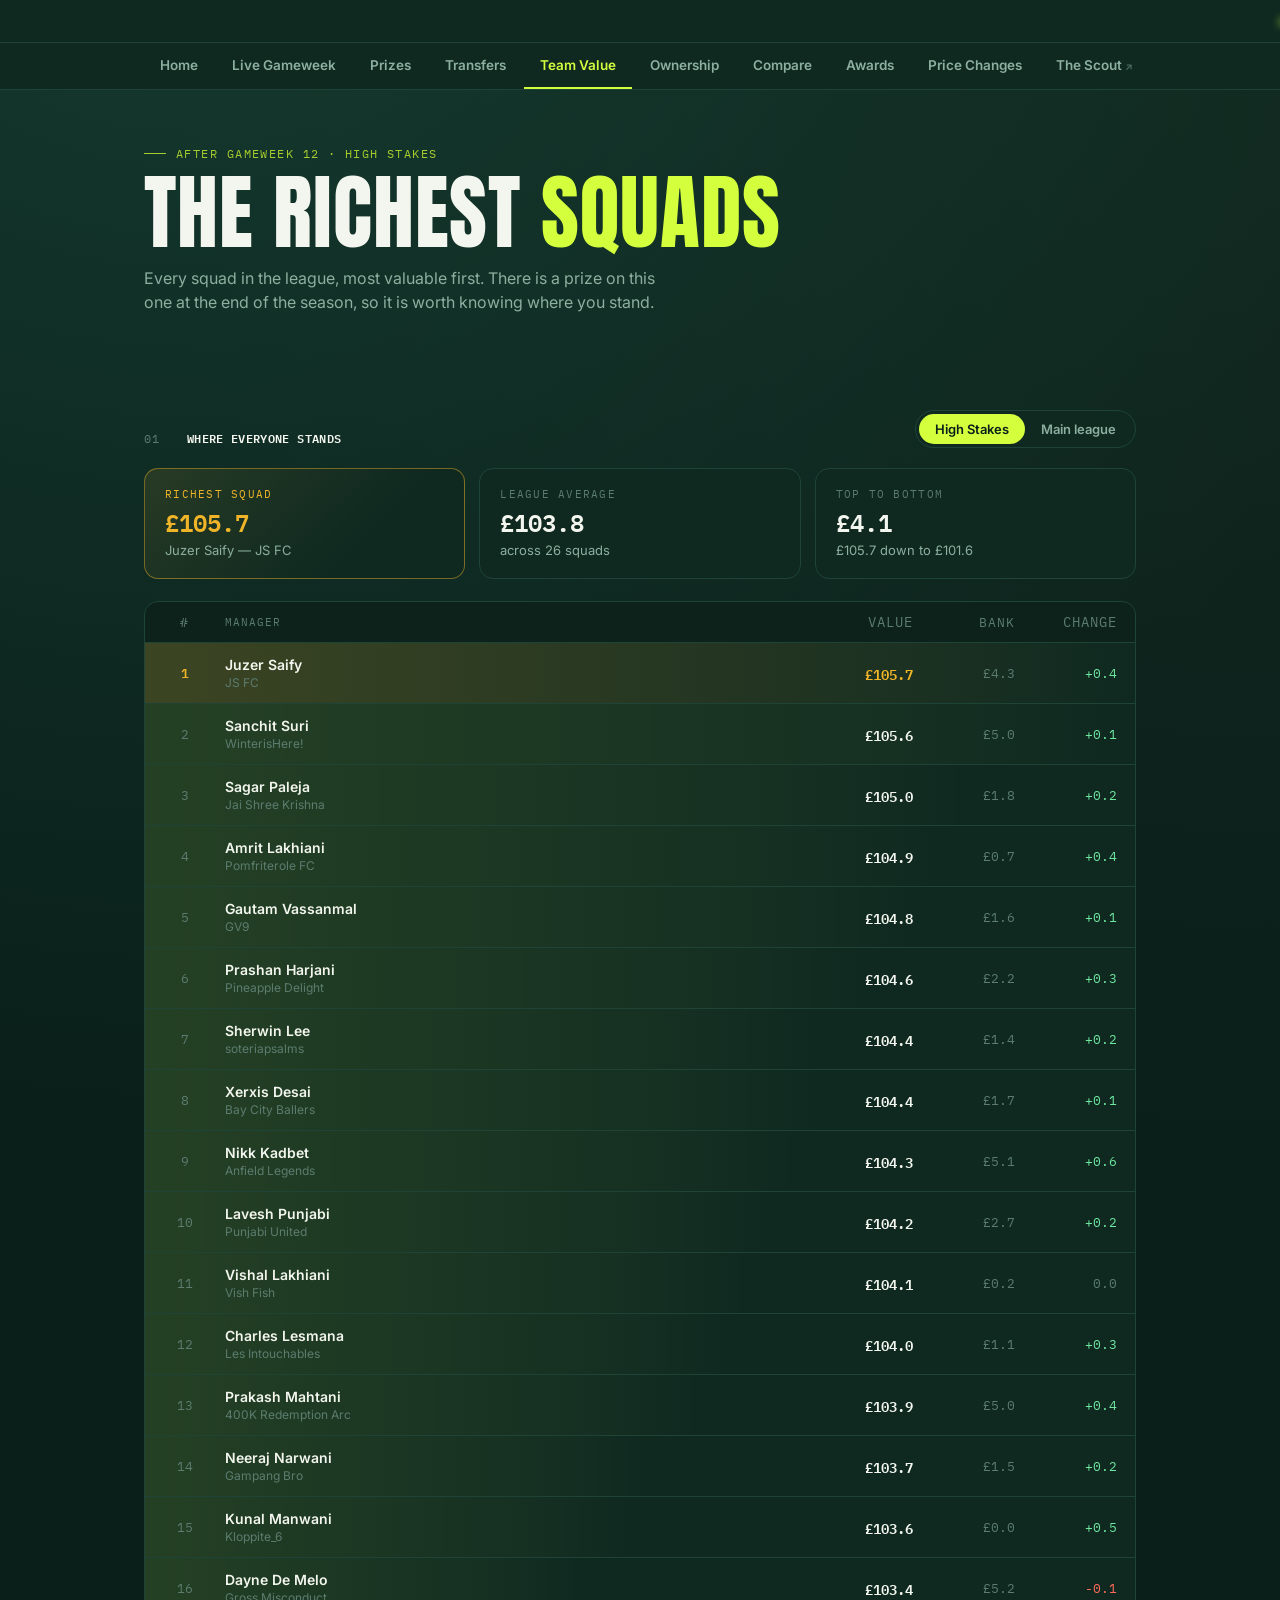
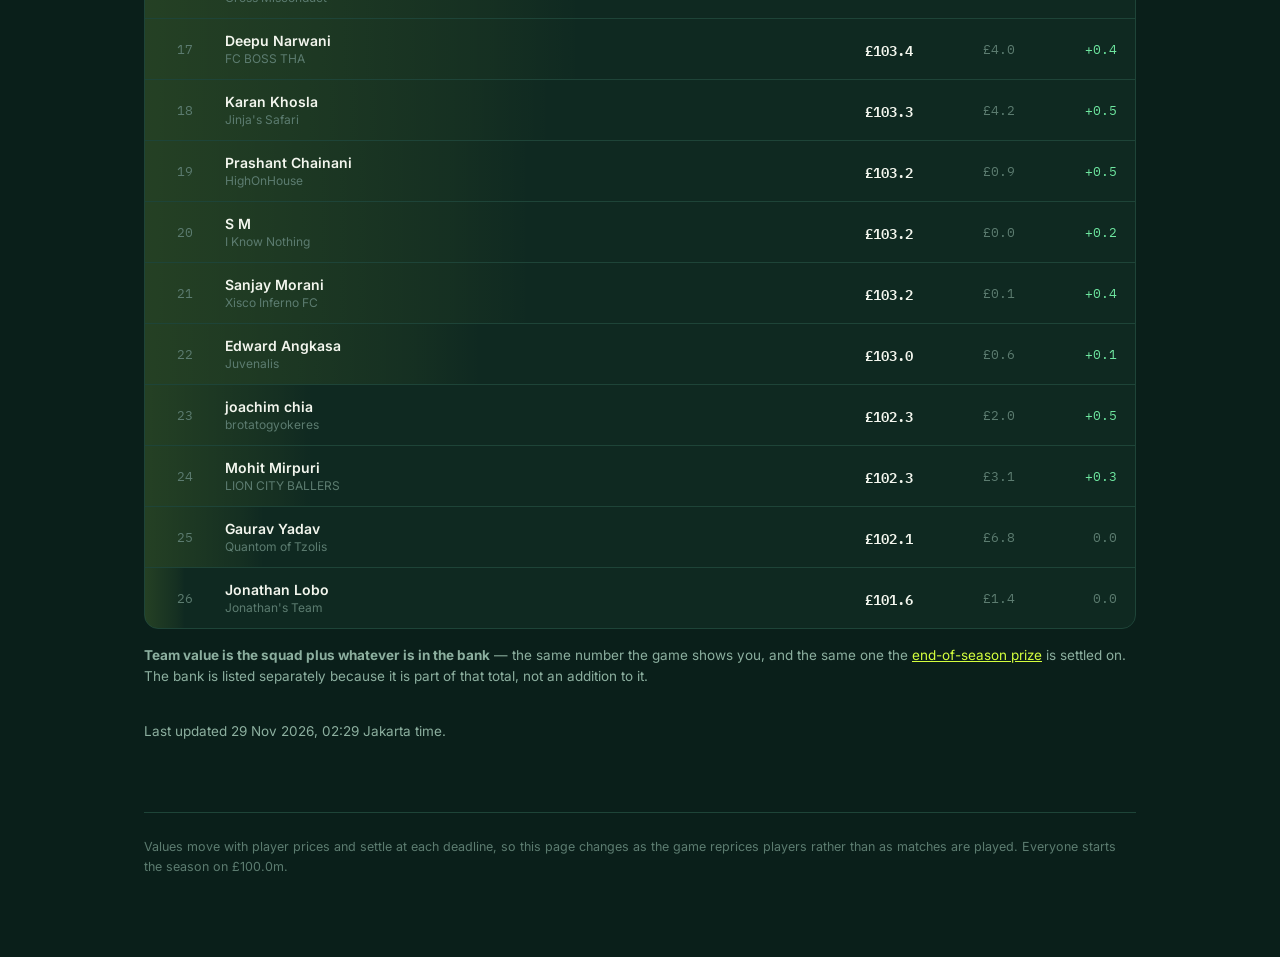
<file: teamvalue.html>
<!DOCTYPE html>
<html lang="en">
<head>
<meta charset="UTF-8">
<title>FPL Jakarta — Team Value</title>
<link rel="canonical" href="https://fpljakarta.qd.je/teamvalue.html">
<meta name="viewport" content="width=device-width, initial-scale=1.0">
<meta name="description" content="Every FPL Jakarta squad ranked by team value, richest first, in both the Main and High Stakes leagues.">
<link rel="preconnect" href="https://fonts.googleapis.com">
<link href="https://fonts.googleapis.com/css2?family=Anton&family=Inter:wght@400;500;600;700;800&family=IBM+Plex+Mono:wght@400;500;600&display=swap" rel="stylesheet">
<link rel="stylesheet" href="assets/site.css">
<style>
  .lead{
    display:grid; grid-template-columns: repeat(3, 1fr); gap:14px; margin-bottom:22px;
  }
  @media (max-width:720px){ .lead{ grid-template-columns:1fr; } }
  .stat{
    background: var(--bg-elevated); border:1px solid var(--line);
    border-radius: var(--radius); padding:18px 20px;
  }
  .stat.top{
    border-color: rgba(240,180,41,.45);
    background: linear-gradient(135deg, rgba(240,180,41,.11), var(--bg-elevated) 68%);
  }
  .stat .k{
    font-family:'IBM Plex Mono', monospace; font-size:10.5px; letter-spacing:.12em;
    text-transform:uppercase; color: var(--muted-dim); margin-bottom:9px;
  }
  .stat.top .k{ color: var(--gold); }
  .stat .v{
    font-family:'IBM Plex Mono', monospace; font-weight:600; font-size:24px;
    color: var(--floodlight); line-height:1;
  }
  .stat.top .v{ color: var(--gold); }
  .stat .s{ font-size:13px; color: var(--muted); margin-top:7px; line-height:1.45; }

  .vrow{
    display:grid; grid-template-columns: 44px 1fr 92px 84px 84px; gap:18px;
    align-items:center; padding:13px 18px;
    border-bottom:1px solid var(--line); position:relative;
  }
  .vrow:last-child{ border-bottom:none; }
  .vrow.head{
    border-bottom:1px solid var(--line); background: rgba(0,0,0,.18);
    font-family:'IBM Plex Mono', monospace; font-size:10.5px; letter-spacing:.1em;
    text-transform:uppercase; color: var(--muted-dim); padding:11px 18px;
  }
  .vrow.head .num{ text-align:right; }
  @media (max-width:720px){
    .vrow{ grid-template-columns: 34px 1fr 78px 68px; gap:12px; padding:12px 14px; }
    .vrow .bank, .vrow.head .bank{ display:none; }
  }

  /* How far above the floor this squad sits. The spread is small -- a tenth of
     a million is a good week -- so the bar is measured from the bottom of the
     league rather than from zero, or every row would look identical. */
  .vrow .bar{
    position:absolute; left:0; top:0; bottom:0; z-index:0;
    background: linear-gradient(90deg, rgba(212,255,61,.11) 0%, rgba(212,255,61,.03) 80%, transparent 100%);
  }
  .vrow.gold .bar{ background: linear-gradient(90deg, rgba(240,180,41,.20) 0%, rgba(240,180,41,.05) 80%, transparent 100%); }
  .vrow > *{ position:relative; z-index:1; }

  .vrow .pos{
    font-family:'IBM Plex Mono', monospace; font-size:13px; color: var(--muted-dim);
    text-align:center;
  }
  .vrow.gold .pos{ color: var(--gold); font-weight:600; }
  .vrow .m{ font-weight:600; font-size:14px; }
  .vrow .t{ color: var(--muted-dim); font-size:12px; margin-top:2px; }
  .num{
    font-family:'IBM Plex Mono', monospace; font-size:14px; text-align:right;
    white-space:nowrap;
  }
  .vrow .value{ font-weight:600; }
  .vrow.gold .value{ color: var(--gold); }
  .vrow .bank{ color: var(--muted-dim); font-size:13px; }
  .vrow .chg{ font-size:13px; }
  .flat{ color: var(--muted-dim); }
</style>
</head>
<body>

  <div class="ticker">
    <div class="ticker-track" id="ticker-track"></div>
  </div>

  <nav class="nav">
    <div class="nav-inner">
      <a href="index.html">Home</a>
      <a href="live.html">Live Gameweek</a>
      <a href="prizes.html">Prizes</a>
      <a href="transfers.html">Transfers</a>
      <a href="teamvalue.html" class="active">Team Value</a>
      <a href="ownership.html">Ownership</a>
      <a href="compare.html">Compare</a>
      <a href="awards.html">Awards</a>
      <a href="prices.html">Price Changes</a>
      <a href="https://fantasy.premierleague.com/en/the-scout" target="_blank" rel="noopener">The Scout<span class="ext">↗</span></a>
      <a href="taproom22.html">Taproom 22</a>
      <a href="milospadel.html">Milo's Padel</a>
    </div>
  </nav>

  <div class="wrap wide">
    <header>
      <p class="eyebrow" id="gw-tag">Team value</p>
      <h1>The richest <span>squads</span></h1>
      <p class="lede">Every squad in the league, most valuable first. There is a
        prize on this one at the end of the season, so it is worth knowing where
        you stand.</p>
    </header>

    <section>
      <div class="section-head">
        <div class="section-label">01 &nbsp;<b>Where everyone stands</b></div>
        <div class="toggle" id="league-toggle">
          <button data-league="high_stakes" class="active">High Stakes</button>
          <button data-league="main">Main league</button>
        </div>
      </div>

      <div class="lead" id="lead"></div>
      <div class="table-card" id="mount"></div>

      <p class="section-note" style="margin-top:16px;">
        <b>Team value is the squad plus whatever is in the bank</b> &mdash; the
        same number the game shows you, and the same one the
        <a href="prizes.html" style="color:var(--lime);">end-of-season prize</a>
        is settled on. The bank is listed separately because it is part of that
        total, not an addition to it.
      </p>
    </section>

    <p class="section-note" id="stamp" style="margin-top:34px;"></p>

    <footer>
      Values move with player prices and settle at each deadline, so this page
      changes as the game reprices players rather than as matches are played.
      Everyone starts the season on £100.0m.
    </footer>
  </div>

<script src="assets/site.js"></script>
<script>
const state = { data: null, league: 'high_stakes' };

function money(n){ return '£' + Number(n).toFixed(1); }

function change(c){
  if(c === null || c === undefined) return '<span class="flat">—</span>';
  if(!c) return '<span class="flat">0.0</span>';
  const cls = c > 0 ? 'up-txt' : 'down-txt';
  return `<span class="${cls}">${c > 0 ? '+' : ''}${c.toFixed(1)}</span>`;
}

function render(){
  const d = state.data;
  const rows = (d.values || {})[state.league] || [];
  const league = (d.leagues || {})[state.league] || {};
  const mount = document.getElementById('mount');
  const lead = document.getElementById('lead');

  document.getElementById('stamp').textContent = stampText(d.generated_at);
  document.getElementById('gw-tag').textContent =
    (rows.length && rows[0].gw ? `After gameweek ${rows[0].gw}` : 'Team value')
    + ' · ' + (league.name || '');

  if(!rows.length){
    lead.innerHTML = '';
    mount.innerHTML = `<div class="empty-card">
      <div class="t">No values yet</div>
      <div class="s">These appear once the first gameweek deadline has passed.</div>
    </div>`;
    tickerFor(rows);
    return;
  }

  const top = rows[0];
  const floor = rows[rows.length - 1].value;
  const spread = top.value - floor;
  const mean = rows.reduce((t, m) => t + m.value, 0) / rows.length;

  lead.innerHTML = `
    <div class="stat top">
      <div class="k">Richest squad</div>
      <div class="v">${money(top.value)}</div>
      <div class="s">${esc(top.manager)} — ${esc(top.team)}</div>
    </div>
    <div class="stat">
      <div class="k">League average</div>
      <div class="v">${money(mean)}</div>
      <div class="s">across ${rows.length} squads</div>
    </div>
    <div class="stat">
      <div class="k">Top to bottom</div>
      <div class="v">${money(spread).replace('£', '£')}</div>
      <div class="s">${money(top.value)} down to ${money(floor)}</div>
    </div>`;

  mount.innerHTML =
    `<div class="vrow head">
       <div class="pos">#</div><div>Manager</div>
       <div class="num">Value</div><div class="num bank">Bank</div>
       <div class="num">Change</div>
     </div>` +
    rows.map((m, i) => {
      // Measured from the bottom of the league, not from zero: the whole
      // spread is often under a pound.
      const pct = spread > 0
        ? Math.max(4, Math.round((m.value - floor) / spread * 100)) : 100;
      return `<div class="vrow ${i === 0 ? 'gold' : ''}">
        <div class="bar" style="width:${pct}%"></div>
        <div class="pos">${i + 1}</div>
        <div>
          <div class="m">${esc(m.manager)}</div>
          <div class="t">${esc(m.team)}</div>
        </div>
        <div class="num value">${money(m.value)}</div>
        <div class="num bank">${money(m.bank)}</div>
        <div class="num chg">${change(m.change)}</div>
      </div>`;
    }).join('');

  tickerFor(rows);
}

function tickerFor(rows){
  const track = document.getElementById('ticker-track');
  const league = (state.data.leagues || {})[state.league] || {};
  if(!rows.length){
    renderTicker(track, 'FPL Jakarta — Team Value',
      [tickerItem('Values appear after the first deadline')]);
    return;
  }
  const risers = rows.filter(m => m.change > 0)
    .sort((a, b) => b.change - a.change).slice(0, 5);
  renderTicker(track, 'FPL Jakarta — Team Value', [
    tickerItem(`<b>${esc(league.name || '')}</b> · richest ` +
      `<b>${esc(rows[0].manager)} ${money(rows[0].value)}</b>`),
    ...rows.slice(0, 8).map((m, i) =>
      tickerItem(`${i + 1}. ${esc(m.manager)} <b>${money(m.value)}</b>`)),
    ...risers.map(m => tickerItem(
      `${esc(m.manager)} <span class="up-txt">+${m.change.toFixed(1)}</span> this week`)),
  ]);
}

wireLeagueToggle(document.getElementById('league-toggle'), league => {
  state.league = league;
  render();
});

async function load(){
  state.data = await loadJson('data.json');
  if(!state.data){
    document.getElementById('mount').innerHTML = `<div class="empty-card">
      <div class="t">Could not load the data</div>
      <div class="s">Try again in a moment.</div>
    </div>`;
    return;
  }
  render();
}

load();
setInterval(load, 120000);
</script>
</body>
</html>
</file>
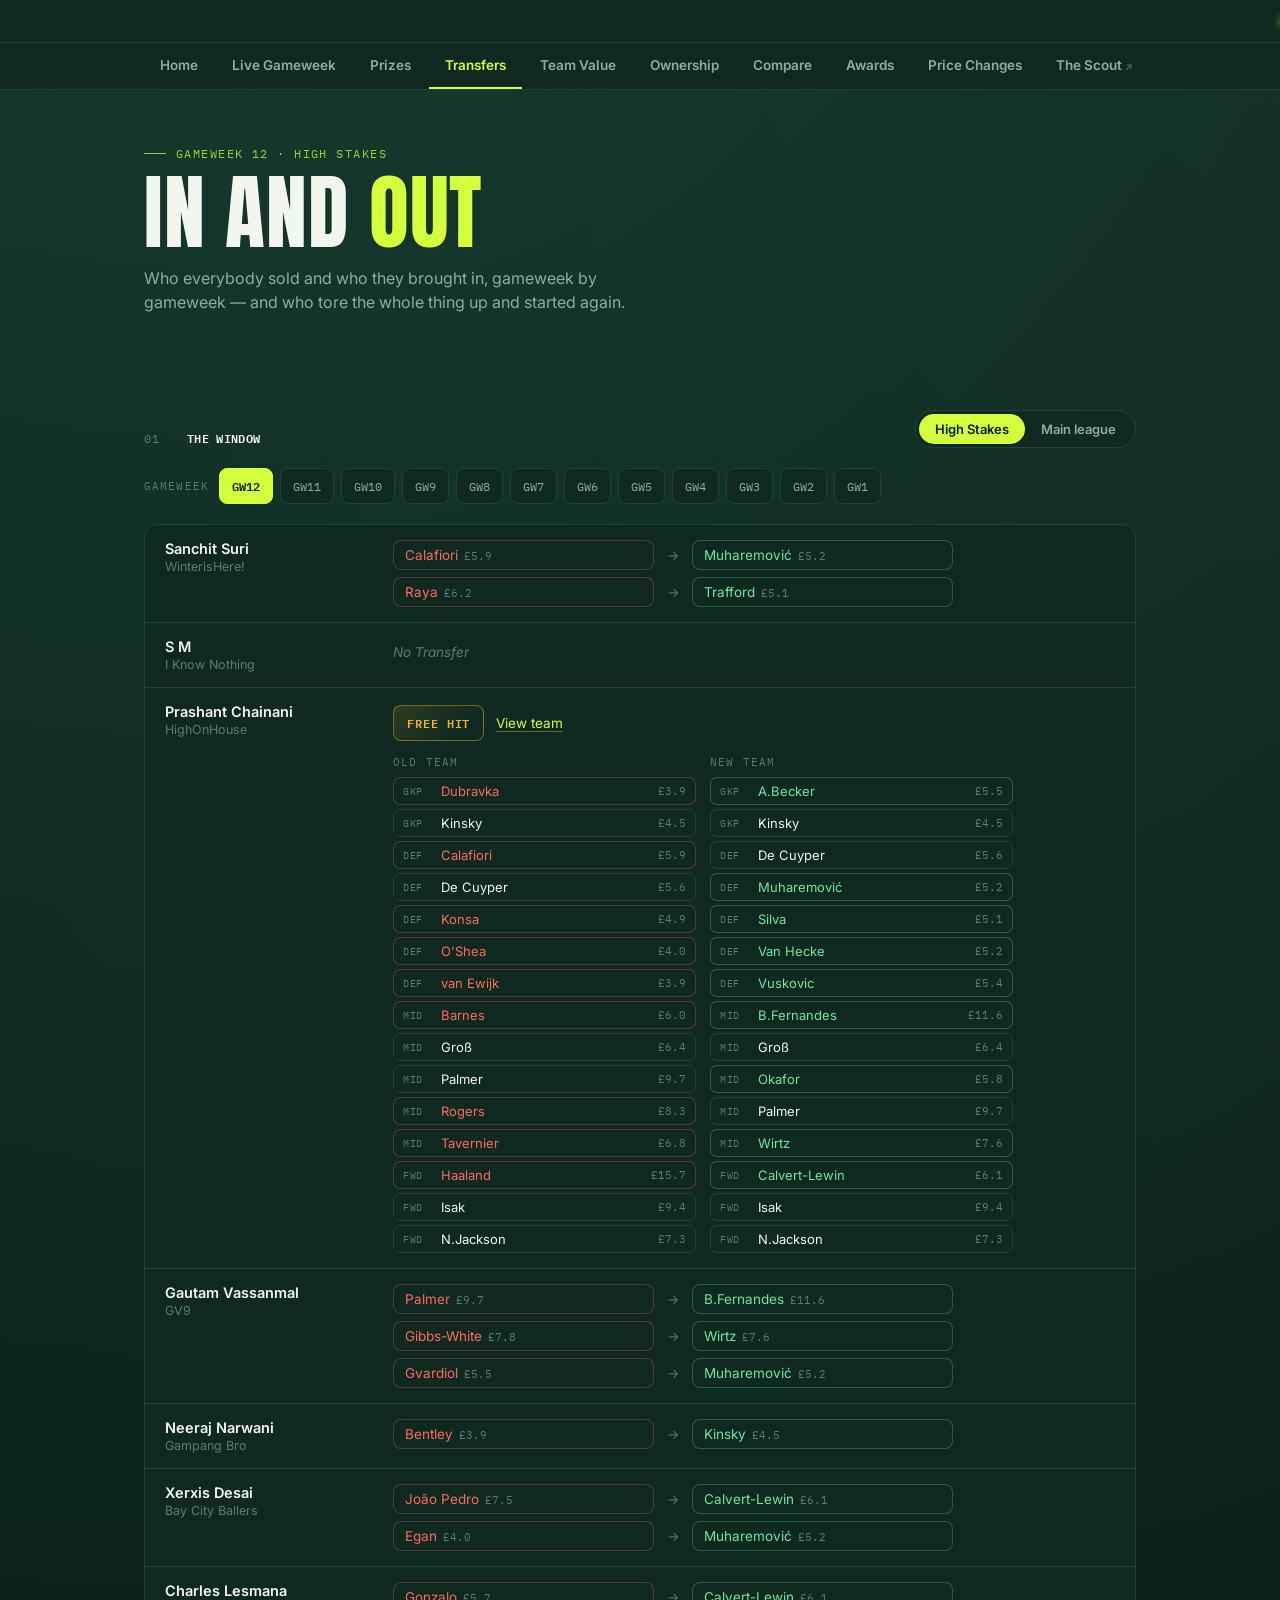
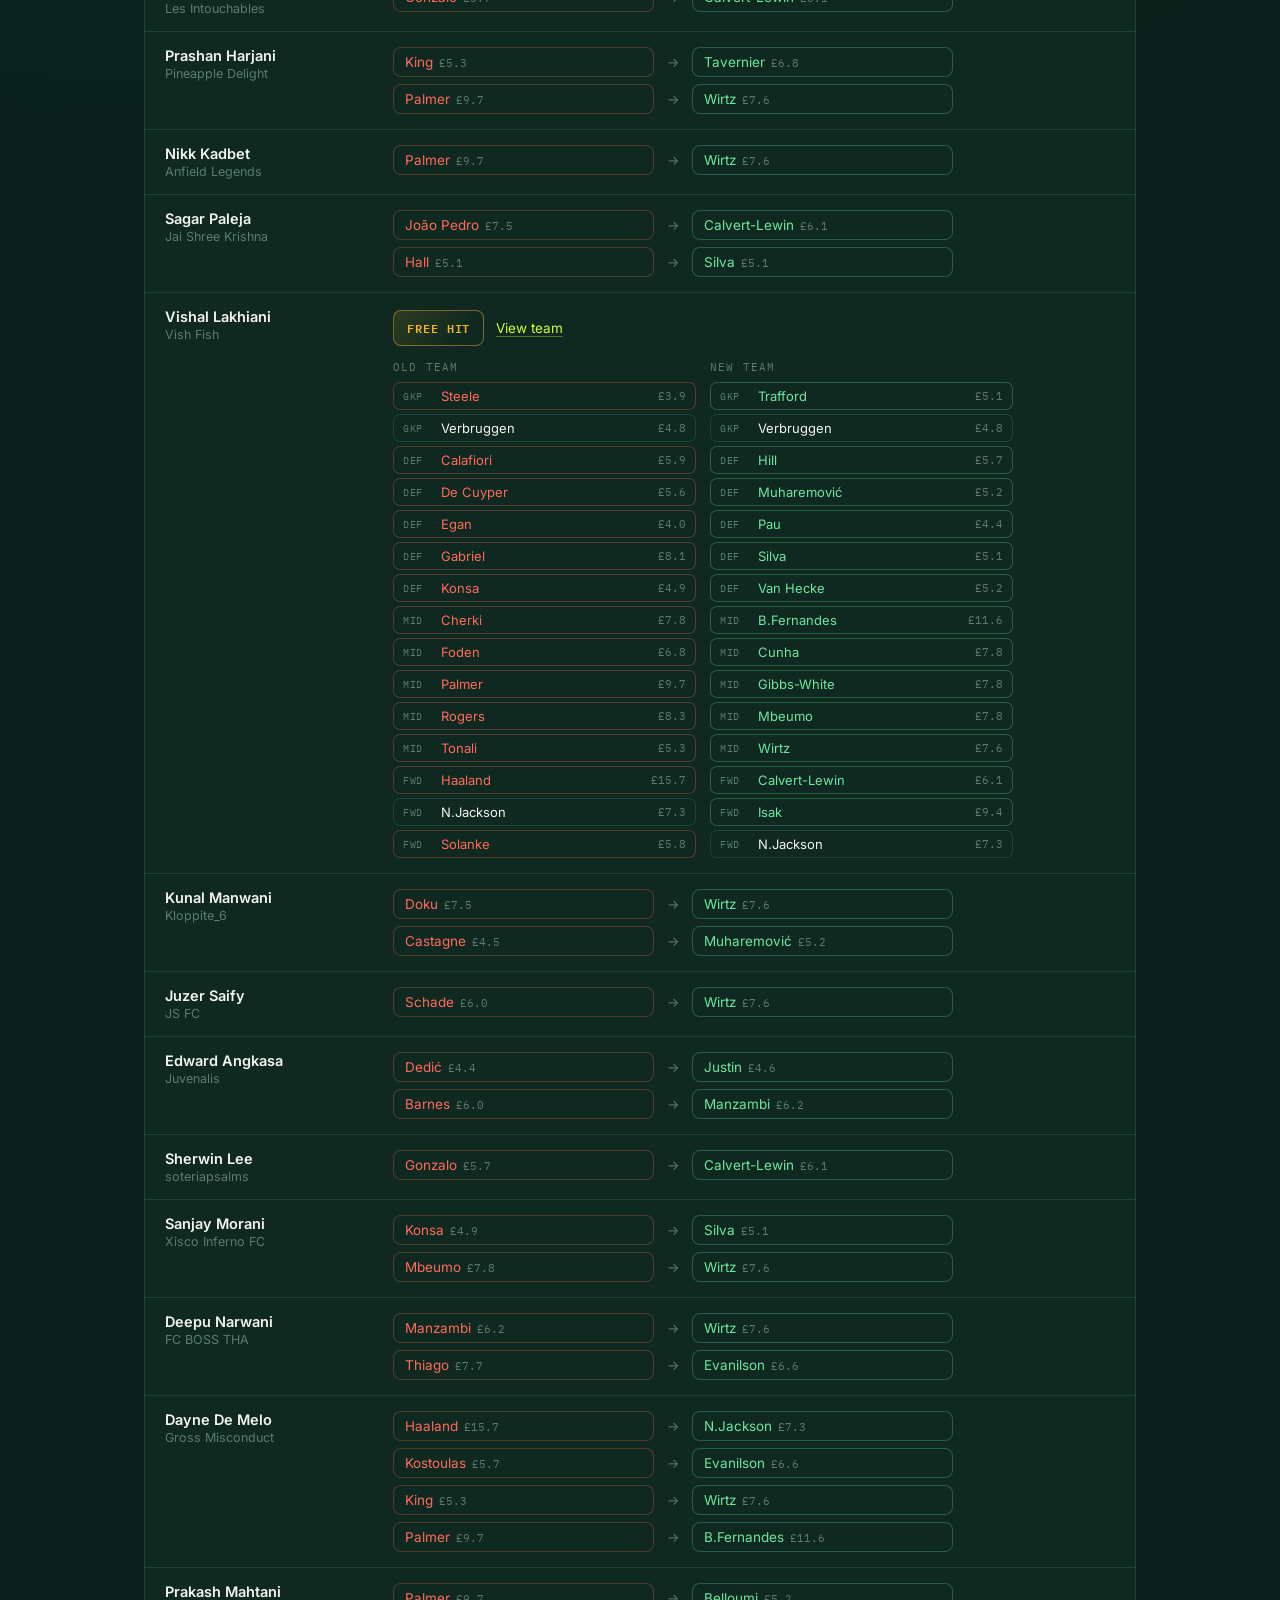
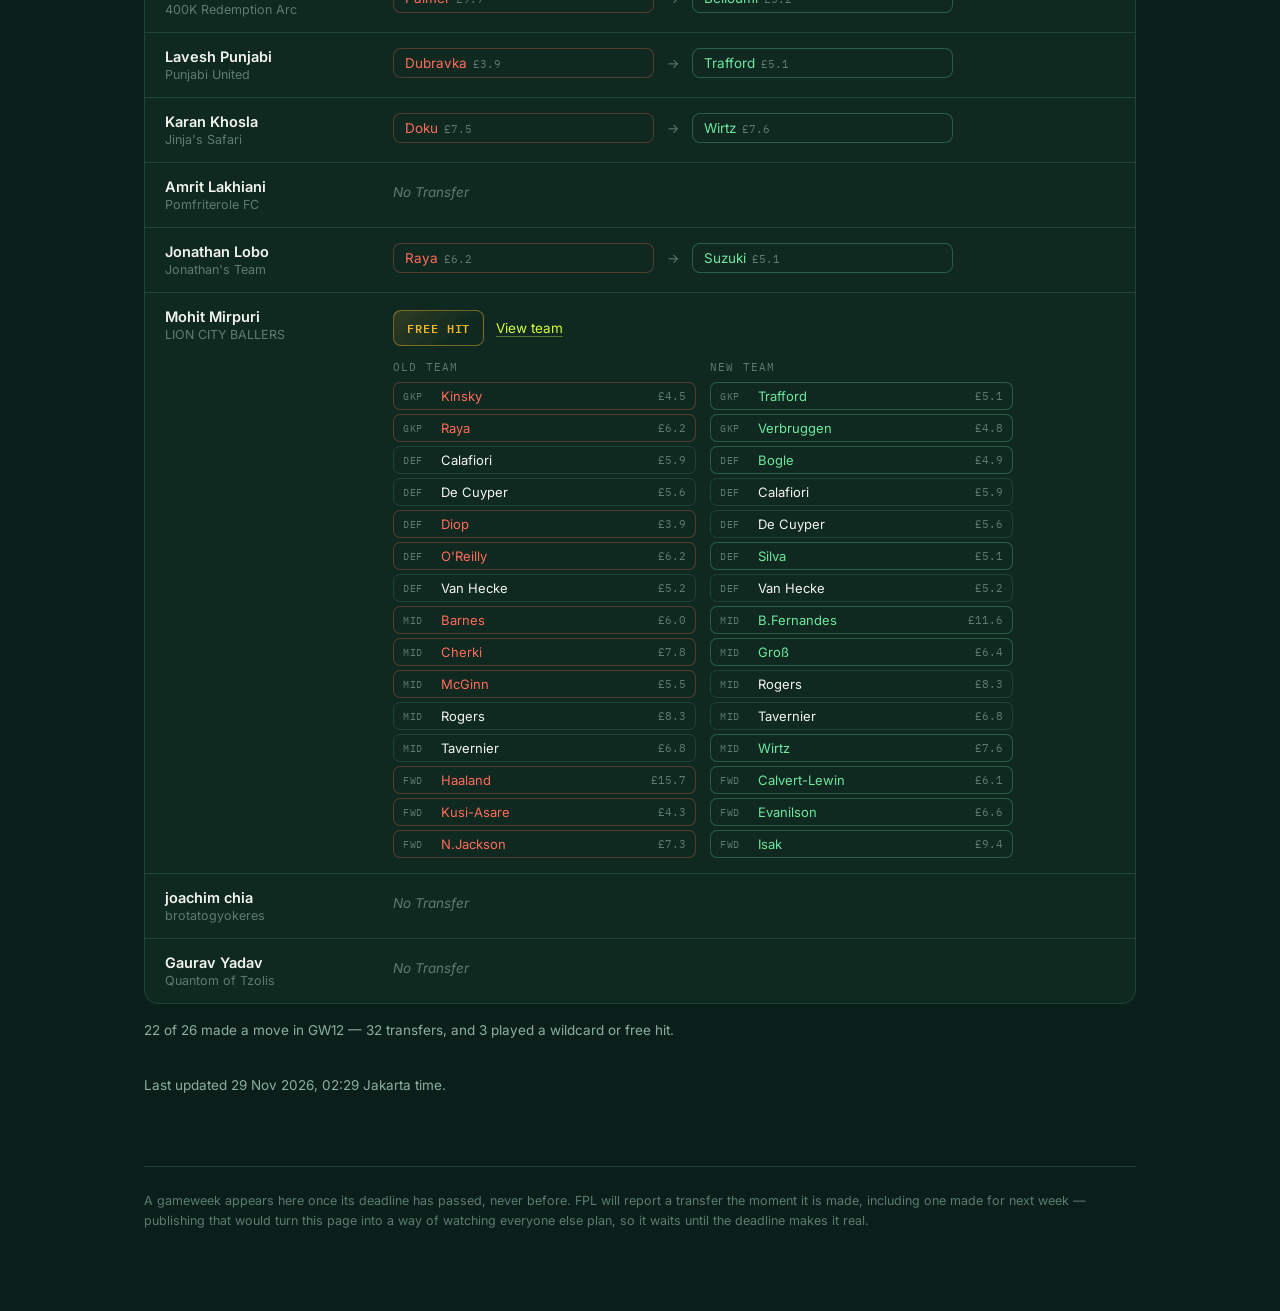
<file: transfers.html>
<!DOCTYPE html>
<html lang="en">
<head>
<meta charset="UTF-8">
<title>FPL Jakarta — Transfers</title>
<link rel="canonical" href="https://fpljakarta.qd.je/transfers.html">
<meta name="viewport" content="width=device-width, initial-scale=1.0">
<meta name="description" content="Who every FPL Jakarta manager sold and who they brought in, gameweek by gameweek, in both the Main and High Stakes leagues.">
<link rel="preconnect" href="https://fonts.googleapis.com">
<link href="https://fonts.googleapis.com/css2?family=Anton&family=Inter:wght@400;500;600;700;800&family=IBM+Plex+Mono:wght@400;500;600&display=swap" rel="stylesheet">
<link rel="stylesheet" href="assets/site.css">
<style>
  .gw-picker{ display:flex; align-items:center; gap:10px; flex-wrap:wrap; margin-bottom:20px; }
  .gw-picker .lab{
    font-family:'IBM Plex Mono', monospace; font-size:11px; letter-spacing:.1em;
    text-transform:uppercase; color: var(--muted-dim);
  }

  .trow{
    display:grid; grid-template-columns: 210px 1fr; gap:18px; align-items:start;
    padding:15px 20px; border-bottom:1px solid var(--line);
  }
  .trow:last-child{ border-bottom:none; }
  @media (max-width:720px){
    .trow{ grid-template-columns:1fr; gap:10px; padding:15px 16px; }
  }
  .who .m{ font-weight:600; font-size:14.5px; }
  .who .t{ color: var(--muted-dim); font-size:12.5px; margin-top:2px; }

  /* One line per swap: who left, an arrow, who arrived. */
  /* A swap is a pair, not a banner. Capped so it reads as one across a wide
     screen instead of stretching to the far edge. */
  .swaps{ display:flex; flex-direction:column; gap:7px; max-width:560px; }
  .swap{
    display:grid; grid-template-columns: 1fr 22px 1fr; gap:8px; align-items:center;
    font-size:13.5px;
  }
  @media (max-width:480px){ .swap{ grid-template-columns: 1fr 18px 1fr; font-size:12.5px; } }
  .swap .arrow{ color: var(--muted-dim); text-align:center; font-size:13px; }
  .out, .in{
    padding:6px 11px; border-radius:8px; border:1px solid var(--line);
    background: var(--bg-elevated); white-space:nowrap;
    overflow:hidden; text-overflow:ellipsis;
  }
  .out{ color: var(--down); border-color: rgba(255,107,91,.28); }
  .in { color: var(--up);   border-color: rgba(110,231,160,.28); }
  .out .c, .in .c{
    font-family:'IBM Plex Mono', monospace; font-size:11px; color: var(--muted-dim);
    margin-left:6px;
  }

  .none{ color: var(--muted-dim); font-size:13.5px; font-style:italic; padding:6px 0; }

  /* A wildcard or free hit can move the whole squad, so the chip is the story
     and the fifteen rows underneath it are not. */
  .chip-line{ display:flex; align-items:center; gap:12px; flex-wrap:wrap; padding:2px 0; }
  .chip-badge{
    font-family:'IBM Plex Mono', monospace; font-size:11.5px; letter-spacing:.08em;
    text-transform:uppercase; font-weight:600;
    padding:7px 13px; border-radius:8px;
    color: var(--gold); border:1px solid rgba(240,180,41,.45);
    background: linear-gradient(135deg, rgba(240,180,41,.14), transparent 75%);
  }
  .chip-badge.other{
    color: var(--lime); border-color: rgba(212,255,61,.4);
    background: linear-gradient(135deg, rgba(212,255,61,.12), transparent 75%);
  }
  .view-team{
    font-size:13.5px; color: var(--lime); text-decoration:none;
    border-bottom:1px solid rgba(212,255,61,.35);
  }
  .view-team:hover{ border-bottom-color: var(--lime); }

  /* A wildcard rebuilds the side, so the two squads sit side by side and the
     reader compares them down the column. Both are ordered keeper-first so the
     same row is the same position on each side. */
  .squads{
    display:grid; grid-template-columns: 1fr 1fr; gap:14px;
    max-width:620px; margin-top:12px;
  }
  @media (max-width:520px){ .squads{ grid-template-columns:1fr; gap:16px; } }
  .squad-head{
    font-family:'IBM Plex Mono', monospace; font-size:10.5px; letter-spacing:.11em;
    text-transform:uppercase; color: var(--muted-dim); margin-bottom:8px;
  }
  .squad-list{ display:flex; flex-direction:column; gap:4px; }
  .pl{
    display:grid; grid-template-columns: 30px 1fr auto; gap:8px; align-items:center;
    padding:5px 9px; border-radius:7px; font-size:13px;
    border:1px solid var(--line); background: var(--bg-elevated);
  }
  .pl .pos{
    font-family:'IBM Plex Mono', monospace; font-size:9.5px; letter-spacing:.06em;
    color: var(--muted-dim);
  }
  .pl .nm{ overflow:hidden; text-overflow:ellipsis; white-space:nowrap; }
  .pl .c{
    font-family:'IBM Plex Mono', monospace; font-size:10.5px; color: var(--muted-dim);
  }
  /* Kept players stay quiet. Only what actually changed is coloured. */
  .pl.gone{ color: var(--down); border-color: rgba(255,107,91,.28); }
  .pl.new { color: var(--up);   border-color: rgba(110,231,160,.28); }
  .squad-note{ color: var(--muted-dim); font-size:12.5px; font-style:italic; }

  .count{
    font-family:'IBM Plex Mono', monospace; font-size:11px; color: var(--muted-dim);
    margin-top:6px;
  }
</style>
</head>
<body>

  <div class="ticker">
    <div class="ticker-track" id="ticker-track"></div>
  </div>

  <nav class="nav">
    <div class="nav-inner">
      <a href="index.html">Home</a>
      <a href="live.html">Live Gameweek</a>
      <a href="prizes.html">Prizes</a>
      <a href="transfers.html" class="active">Transfers</a>
      <a href="teamvalue.html">Team Value</a>
      <a href="ownership.html">Ownership</a>
      <a href="compare.html">Compare</a>
      <a href="awards.html">Awards</a>
      <a href="prices.html">Price Changes</a>
      <a href="https://fantasy.premierleague.com/en/the-scout" target="_blank" rel="noopener">The Scout<span class="ext">↗</span></a>
      <a href="taproom22.html">Taproom 22</a>
      <a href="milospadel.html">Milo's Padel</a>
    </div>
  </nav>

  <div class="wrap wide">
    <header>
      <p class="eyebrow" id="gw-tag">Transfers</p>
      <h1>In and <span>out</span></h1>
      <p class="lede">Who everybody sold and who they brought in, gameweek by
        gameweek &mdash; and who tore the whole thing up and started again.</p>
    </header>

    <section>
      <div class="section-head">
        <div class="section-label">01 &nbsp;<b>The window</b></div>
        <div class="toggle" id="league-toggle">
          <button data-league="high_stakes" class="active">High Stakes</button>
          <button data-league="main">Main league</button>
        </div>
      </div>

      <div class="gw-picker">
        <span class="lab">Gameweek</span>
        <div class="chips" id="gw-chips"></div>
      </div>

      <div id="mount"></div>
      <p class="section-note" id="summary" style="margin-top:16px;"></p>
    </section>

    <p class="section-note" id="stamp" style="margin-top:34px;"></p>

    <footer>
      A gameweek appears here once its deadline has passed, never before. FPL
      will report a transfer the moment it is made, including one made for next
      week &mdash; publishing that would turn this page into a way of watching
      everyone else plan, so it waits until the deadline makes it real.
    </footer>
  </div>

<script src="assets/site.js"></script>
<script>
const state = { data: null, league: 'high_stakes', gw: null };

/* FPL spells them like this; we do not. */
const SQUAD_CHIPS = { wildcard: 'Wildcard', freehit: 'Free Hit' };
const OTHER_CHIPS = {
  bboost: 'Bench Boost', '3xc': 'Triple Captain', manager: 'Assistant Manager',
};

function playerName(id){
  const p = (state.data.players || {})[String(id)];
  return p ? p.name : '—';
}
function playerCost(id){
  const p = (state.data.players || {})[String(id)];
  return p && p.cost ? `<span class="c">£${p.cost.toFixed(1)}</span>` : '';
}

function teamUrl(entry, gw){
  return `https://fantasy.premierleague.com/entry/${entry}/event/${gw}`;
}

/* Keeper, defence, midfield, attack -- so the same row is the same position
   in both columns and the eye can run straight down. */
const POS_ORDER = { GKP: 0, DEF: 1, MID: 2, FWD: 3 };
function playerPos(id){
  const p = (state.data.players || {})[String(id)];
  return p && p.pos ? p.pos : '';
}
function bySquadOrder(a, b){
  const pa = POS_ORDER[playerPos(a)], pb = POS_ORDER[playerPos(b)];
  if(pa !== pb) return (pa === undefined ? 9 : pa) - (pb === undefined ? 9 : pb);
  return playerName(a).localeCompare(playerName(b));
}

/* One squad column. `changed` is the other squad: anyone missing from it is
   what moved, and gets the only colour on the list. */
function squadColumn(title, ids, other, tone){
  const held = new Set(other || []);
  const list = (ids || []).slice().sort(bySquadOrder).map(id => {
    const moved = (other && !held.has(id)) ? ` ${tone}` : '';
    return `<div class="pl${moved}">
      <span class="pos">${esc(playerPos(id))}</span>
      <span class="nm">${esc(playerName(id))}</span>
      ${playerCost(id)}
    </div>`;
  }).join('');
  return `<div class="squad-col">
    <div class="squad-head">${esc(title)}</div>
    <div class="squad-list">${list}</div>
  </div>`;
}

function weeks(){
  const lg = (state.data.gameweeks || {})[state.league] || {};
  return Object.keys(lg).map(Number).sort((a, b) => b - a);
}

function rowFor(m){
  const squadChip = SQUAD_CHIPS[m.chip];
  const otherChip = OTHER_CHIPS[m.chip];

  let body;
  if(squadChip){
    // A rebuilt squad is not a list of swaps -- FPL logs every click, and for
    // one manager that came to 37 moves. The honest account is the team before
    // and the team after, with only what actually changed picked out.
    body = `<div class="chip-line">
        <span class="chip-badge">${esc(squadChip)}</span>
        <a class="view-team" href="${teamUrl(m.entry_id, state.gw)}"
           target="_blank" rel="noopener">View team</a>
      </div>`;
    if(m.squad_after && m.squad_after.length){
      const before = m.squad_before && m.squad_before.length ? m.squad_before : null;
      body += `<div class="squads">`
        + (before
            ? squadColumn('Old team', before, m.squad_after, 'gone')
            : `<div class="squad-col">
                 <div class="squad-head">Old team</div>
                 <div class="squad-note">${state.gw === 1
                    ? 'First squad of the season.'
                    : 'Not available.'}</div>
               </div>`)
        + squadColumn('New team', m.squad_after, before, 'new')
        + `</div>`;
    }
  } else if(!m.out.length && !m.in.length){
    body = `<div class="none">No Transfer</div>`
         + (otherChip ? `<div class="chip-line" style="margin-top:8px;">
              <span class="chip-badge other">${esc(otherChip)}</span></div>` : '');
  } else {
    // Out and in are two lists, not pairs -- FPL does not say which sale paid
    // for which buy. Lining them up by position is the honest reading of a
    // set of moves made together.
    const n = Math.max(m.out.length, m.in.length);
    const swaps = Array.from({ length: n }, (_, i) => `
      <div class="swap">
        <div class="out">${m.out[i] !== undefined
            ? esc(playerName(m.out[i])) + playerCost(m.out[i]) : '&nbsp;'}</div>
        <div class="arrow">&rarr;</div>
        <div class="in">${m.in[i] !== undefined
            ? esc(playerName(m.in[i])) + playerCost(m.in[i]) : '&nbsp;'}</div>
      </div>`).join('');
    body = `<div class="swaps">${swaps}</div>`
         + (otherChip ? `<div class="chip-line" style="margin-top:9px;">
              <span class="chip-badge other">${esc(otherChip)}</span></div>` : '');
  }

  return `<div class="trow">
    <div class="who">
      <div class="m">${esc(m.manager)}</div>
      <div class="t">${esc(m.team)}</div>
    </div>
    <div>${body}</div>
  </div>`;
}

function render(){
  const d = state.data;
  const list = weeks();
  if(!list.includes(state.gw)) state.gw = list[0] ?? null;

  document.getElementById('gw-chips').innerHTML = list.map(gw =>
    `<button class="chip ${gw === state.gw ? 'active' : ''}" data-gw="${gw}">GW${gw}</button>`
  ).join('');

  const league = (d.leagues || {})[state.league] || {};
  document.getElementById('gw-tag').textContent =
    (state.gw ? `Gameweek ${state.gw}` : 'Transfers') + ' · ' + (league.name || '');
  document.getElementById('stamp').textContent = stampText(d.generated_at);

  const rows = ((d.gameweeks || {})[state.league] || {})[String(state.gw)] || [];
  const mount = document.getElementById('mount');

  if(!rows.length){
    mount.innerHTML = `<div class="empty-card">
      <div class="t">Nothing to show yet</div>
      <div class="s">Transfers appear once a gameweek's deadline has passed.</div>
    </div>`;
    document.getElementById('summary').textContent = '';
    ticker(rows);
    return;
  }

  mount.innerHTML = `<div class="table-card">${rows.map(rowFor).join('')}</div>`;

  const moved = rows.filter(m => m.in.length || m.out.length || SQUAD_CHIPS[m.chip]);
  const chips = rows.filter(m => SQUAD_CHIPS[m.chip]);
  const swaps = rows.reduce((t, m) => t + (SQUAD_CHIPS[m.chip] ? 0 : m.in.length), 0);
  document.getElementById('summary').textContent =
    `${moved.length} of ${rows.length} made a move in GW${state.gw}` +
    ` — ${swaps} transfer${swaps === 1 ? '' : 's'}` +
    (chips.length ? `, and ${chips.length} played a wildcard or free hit.` : '.');

  ticker(rows);
}

function ticker(rows){
  const track = document.getElementById('ticker-track');
  const league = (state.data.leagues || {})[state.league] || {};
  if(!rows.length){
    renderTicker(track, 'FPL Jakarta — Transfers',
      [tickerItem('Transfers appear once a deadline has passed')]);
    return;
  }
  const chips = rows.filter(m => SQUAD_CHIPS[m.chip]);
  const items = [tickerItem(
    `<b>GW${state.gw}</b> · ${esc(league.name || '')}`)];

  rows.filter(m => !SQUAD_CHIPS[m.chip] && m.in.length).slice(0, 14).forEach(m => {
    items.push(tickerItem(
      `${esc(m.manager)} <span class="down-txt">${esc(playerName(m.out[0]))}</span>` +
      ` &rarr; <span class="up-txt">${esc(playerName(m.in[0]))}</span>`));
  });
  chips.forEach(m => items.push(tickerItem(
    `${esc(m.manager)} <b>${esc(SQUAD_CHIPS[m.chip])}</b>`)));

  renderTicker(track, 'FPL Jakarta — Transfers', items);
}

wireLeagueToggle(document.getElementById('league-toggle'), league => {
  state.league = league;
  render();
});

document.getElementById('gw-chips').addEventListener('click', e => {
  const btn = e.target.closest('button[data-gw]');
  if(!btn) return;
  state.gw = Number(btn.dataset.gw);
  render();
});

async function load(){
  state.data = await loadJson('transfers.json');
  if(!state.data){
    document.getElementById('mount').innerHTML = `<div class="empty-card">
      <div class="t">No transfer data yet</div>
      <div class="s">This fills in after the first deadline of the season.</div>
    </div>`;
    return;
  }
  if(state.gw === null) state.gw = weeks()[0] ?? state.data.current_gameweek;
  render();
}

load();
setInterval(load, 120000);
</script>
</body>
</html>
</file>
<file: assets/site.css>
/*
  The FPL Jakarta shell: tokens, ticker, nav, headers, cards.

  index.html, live.html and prices.html carry their own copies inline and are
  left alone; the pages added later share this file instead of making a fourth
  and fifth copy of the same 200 lines. Anything here is deliberately generic
  -- page-specific rules stay in the page.
*/

:root{
  --bg: #0a1f1a;
  --bg-elevated: #0f2921;
  --line: #1e4438;
  --floodlight: #f3f6ee;
  --muted: #8caf9f;
  --muted-dim: #5c7c70;
  --lime: #d4ff3d;
  --lime-dim: #a7cc2e;
  --up: #6ee7a0;
  --down: #ff6b5b;
  --gold: #f0b429;
  --radius: 14px;
}

*{ box-sizing: border-box; }

body{
  margin:0;
  background:
    radial-gradient(circle at 15% -10%, #163d31 0%, transparent 45%),
    radial-gradient(circle at 100% 0%, #12281f 0%, transparent 40%),
    var(--bg);
  color: var(--floodlight);
  font-family: 'Inter', sans-serif;
  padding: 0 0 80px;
}

.wrap{ max-width: 880px; margin: 0 auto; padding: 0 24px; }
.wrap.wide{ max-width: 1040px; }

/* ---------- live ticker ---------- */
.ticker{
  border-bottom: 1px solid var(--line);
  background: var(--bg-elevated);
  overflow: hidden; white-space: nowrap; padding: 9px 0;
}
.ticker-track{
  display: inline-flex; gap: 40px;
  animation: scroll 13s linear infinite; padding-left: 100%;
}
@keyframes scroll{ to{ transform: translateX(-100%); } }
.ticker-item{
  font-family:'IBM Plex Mono', monospace; font-size: 12.5px; color: var(--muted);
  display:inline-flex; align-items:center; gap:8px;
}
.live-dot{
  width:6px; height:6px; border-radius:50%; background: var(--lime);
  box-shadow: 0 0 8px var(--lime); animation: pulse 1.4s ease-in-out infinite; flex-shrink:0;
}
@keyframes pulse{ 0%,100%{opacity:1;} 50%{opacity:.35;} }
.ticker-item b{ color: var(--floodlight); font-weight:600; }

/* ---------- nav tabs ---------- */
.nav{ border-bottom: 1px solid var(--line); background: var(--bg-elevated); }
.nav-inner{
  max-width: 1040px; margin: 0 auto; padding: 0 24px;
  display: flex; gap: 2px; overflow-x: auto; scrollbar-width: none;
}
.nav-inner::-webkit-scrollbar{ display: none; }
.nav-inner a{
  font-family:'Inter'; font-weight: 600; font-size: 13.5px;
  color: var(--muted); text-decoration: none; white-space: nowrap;
  padding: 14px 16px; border-bottom: 2px solid transparent;
  transition: color .15s ease, border-color .15s ease;
}
.nav-inner a:hover{ color: var(--floodlight); }
.nav-inner a.active{ color: var(--lime); border-bottom-color: var(--lime); }
.nav-inner a .ext{ font-size: 10px; opacity: .55; margin-left: 3px; }

/* ---------- header ---------- */
header{ padding: 56px 0 40px; }
.eyebrow{
  font-family:'IBM Plex Mono', monospace;
  font-size: 12px; letter-spacing: .12em; text-transform: uppercase;
  color: var(--lime-dim); margin: 0 0 14px;
  display:flex; align-items:center; gap:10px;
}
.eyebrow::before{ content:''; width: 22px; height: 1px; background: var(--lime-dim); }
h1{
  font-family:'Anton', sans-serif; font-weight:400;
  font-size: clamp(44px, 8vw, 82px); line-height: .92; letter-spacing: .01em;
  margin: 0 0 16px; text-transform: uppercase;
}
h1 span{ color: var(--lime); }
header p.lede{
  color: var(--muted); font-size: 16px; max-width: 520px; line-height:1.5; margin:0;
}

/* ---------- section shell ---------- */
section{ margin-top: 56px; }
.section-head{
  display:flex; justify-content:space-between; align-items:flex-end;
  margin-bottom:20px; gap: 16px; flex-wrap:wrap;
}
.section-label{
  font-family:'IBM Plex Mono', monospace;
  font-size: 12px; letter-spacing:.1em; text-transform:uppercase; color: var(--muted-dim);
  display:flex; align-items:center; gap: 10px;
}
.section-label b{ color: var(--floodlight); font-weight:600; letter-spacing:.03em; }
.section-note{ color: var(--muted); font-size: 13.5px; line-height:1.55; }

/* ---------- controls ---------- */
.toggle{
  display:inline-flex; background: var(--bg-elevated); border:1px solid var(--line);
  border-radius:999px; padding:3px;
}
.toggle button{
  font-family:'Inter'; font-weight:600; font-size:13px; color: var(--muted);
  background:none; border:none; padding:7px 16px; border-radius:999px; cursor:pointer;
}
.toggle button.active{ background: var(--lime); color:#0a1f1a; }

.chips{ display:flex; gap:7px; flex-wrap:wrap; }
.chip{
  font-family:'IBM Plex Mono', monospace; font-size:12px; color: var(--muted);
  background: var(--bg-elevated); border:1px solid var(--line); border-radius:8px;
  padding:7px 12px; cursor:pointer; white-space:nowrap;
  transition: color .15s ease, border-color .15s ease;
}
.chip:hover{ color: var(--floodlight); }
.chip.active{ color:#0a1f1a; background: var(--lime); border-color: var(--lime); font-weight:600; }

.field{
  font-family:'Inter'; font-size:13.5px; color: var(--floodlight);
  background: var(--bg-elevated); border:1px solid var(--line);
  border-radius:10px; padding:10px 13px; width:100%;
}
.field::placeholder{ color: var(--muted-dim); }
.field:focus{ outline:none; border-color: var(--lime-dim); }
select.field{ cursor:pointer; }
select.field option{ background: var(--bg-elevated); color: var(--floodlight); }

/* ---------- cards ---------- */
.table-card{
  background: var(--bg-elevated); border:1px solid var(--line);
  border-radius: var(--radius); overflow:hidden;
}
.empty-card{
  background: var(--bg-elevated); border:1px solid var(--line);
  border-radius: var(--radius); padding: 40px 24px; text-align:center;
}
.empty-card .t{ font-weight:600; font-size:15px; margin-bottom:6px; }
.empty-card .s{ color: var(--muted); font-size:13.5px; }

.meta-pill{
  padding:4px 9px; border-radius:6px; border:1px solid var(--line);
  color:var(--muted); background:var(--bg-elevated);
  font-family:'IBM Plex Mono', monospace; font-size:11px;
}
.meta-pill b{ color:var(--floodlight); font-weight:600; }

.up-txt{ color: var(--up); }
.down-txt{ color: var(--down); }
.mono{ font-family:'IBM Plex Mono', monospace; }

/* An estimate should never be mistaken for a fact, so anything modelled
   rather than reported is marked with the same dotted underline. */
.est{ border-bottom: 1px dotted var(--muted-dim); cursor: help; }

footer{
  margin-top:70px; padding-top:24px; border-top:1px solid var(--line);
  color: var(--muted-dim); font-size:12.5px; line-height:1.6;
}
footer a{ color: var(--muted); }

/* ---------------------------------------------------------------------------
   Partner venue pages

   Taproom 22 and Milo's Padel are where the league watches football, so their
   pages lead with the member benefit and treat the address and opening hours as
   reference rather than as the point.
--------------------------------------------------------------------------- */

.venue-hero{
  background: linear-gradient(135deg, #16362a 0%, var(--bg-elevated) 62%);
  border:1px solid var(--line); border-radius: var(--radius);
  padding: 26px 28px; position:relative; overflow:hidden;
}
.venue-hero::after{
  content:''; position:absolute; right:-40px; top:-40px; width:190px; height:190px;
  background: radial-gradient(circle, rgba(212,255,61,.14), transparent 70%);
}
/* The member benefit is the reason a league member opens this page, so it is
   given its own block rather than left in a paragraph to be skimmed past. */
.perk{
  border:1px solid var(--lime-dim); border-radius:12px;
  background: linear-gradient(135deg, rgba(212,255,61,.10) 0%, var(--bg-elevated) 70%);
  padding:18px 20px; margin-bottom:18px; position:relative; z-index:1;
}
.perk .tag{
  font-family:'IBM Plex Mono', monospace; font-size:10.5px; letter-spacing:.12em;
  text-transform:uppercase; color: var(--lime); margin-bottom:8px;
  display:flex; align-items:center; gap:8px;
}
.perk .txt{ font-size:15px; line-height:1.55; color: var(--floodlight); }
.perk .txt b{ color: var(--lime); font-weight:600; }
.perk .sub{ font-size:12.5px; color: var(--muted); margin-top:8px; line-height:1.5; }

.link-btn svg{ width:16px; height:16px; flex-shrink:0; }

.venue-hero p{ margin:0 0 14px; color: var(--muted); font-size:15px; line-height:1.6; position:relative; z-index:1; }
.venue-hero p:last-child{ margin-bottom:0; }
.venue-hero b{ color: var(--floodlight); font-weight:600; }
.venue-hero a{ color: var(--lime); }
.venue-hero a:hover{ color: var(--lime-dim); }

.facts{ display:grid; grid-template-columns: repeat(3, 1fr); gap:12px; }
@media (max-width:720px){ .facts{ grid-template-columns: 1fr; } }
.fact{
  background: var(--bg-elevated); border:1px solid var(--line);
  border-radius:10px; padding:16px 18px;
}
.fact .k{
  font-family:'IBM Plex Mono', monospace; font-size:10.5px; letter-spacing:.12em;
  text-transform:uppercase; color: var(--lime-dim); margin-bottom:8px;
}
.fact .v{ font-size:14.5px; line-height:1.5; color: var(--floodlight); }
.fact .v a{ color: var(--lime); text-decoration:none; border-bottom:1px solid rgba(212,255,61,.35); }
.fact .v a:hover{ border-bottom-color: var(--lime); }
.fact .s{ font-size:12.5px; color: var(--muted-dim); margin-top:6px; line-height:1.45; }

.links{ display:flex; gap:10px; flex-wrap:wrap; }
.link-btn{
  display:inline-flex; align-items:center; gap:9px;
  background: var(--bg-elevated); border:1px solid var(--line); border-radius:999px;
  padding:12px 20px; text-decoration:none; color: var(--floodlight);
  font-weight:600; font-size:14px; transition: border-color .15s ease, transform .15s ease;
}
.link-btn:hover{ border-color: var(--lime-dim); transform: translateY(-1px); }
.link-btn.primary{ background: var(--lime); color:#0a1f1a; border-color: var(--lime); }
.link-btn .ico{ font-size:15px; }
</file>
